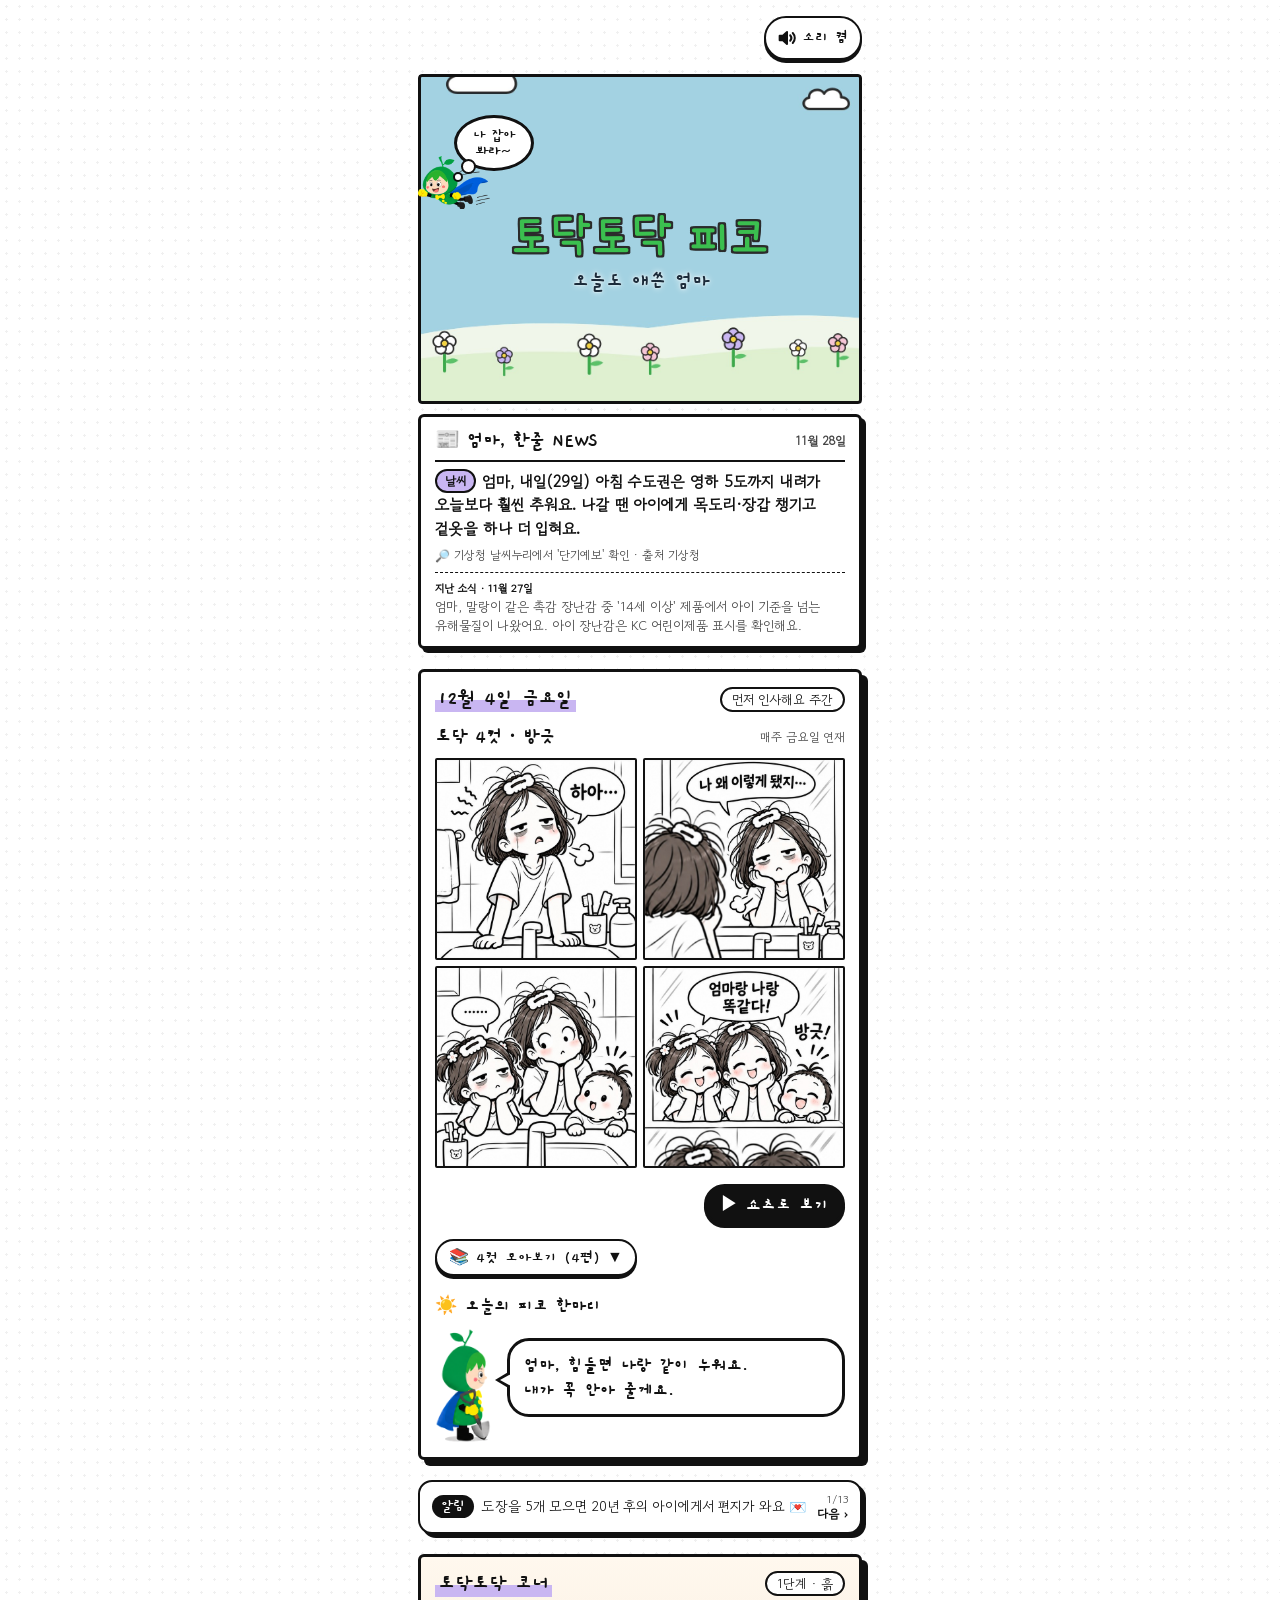
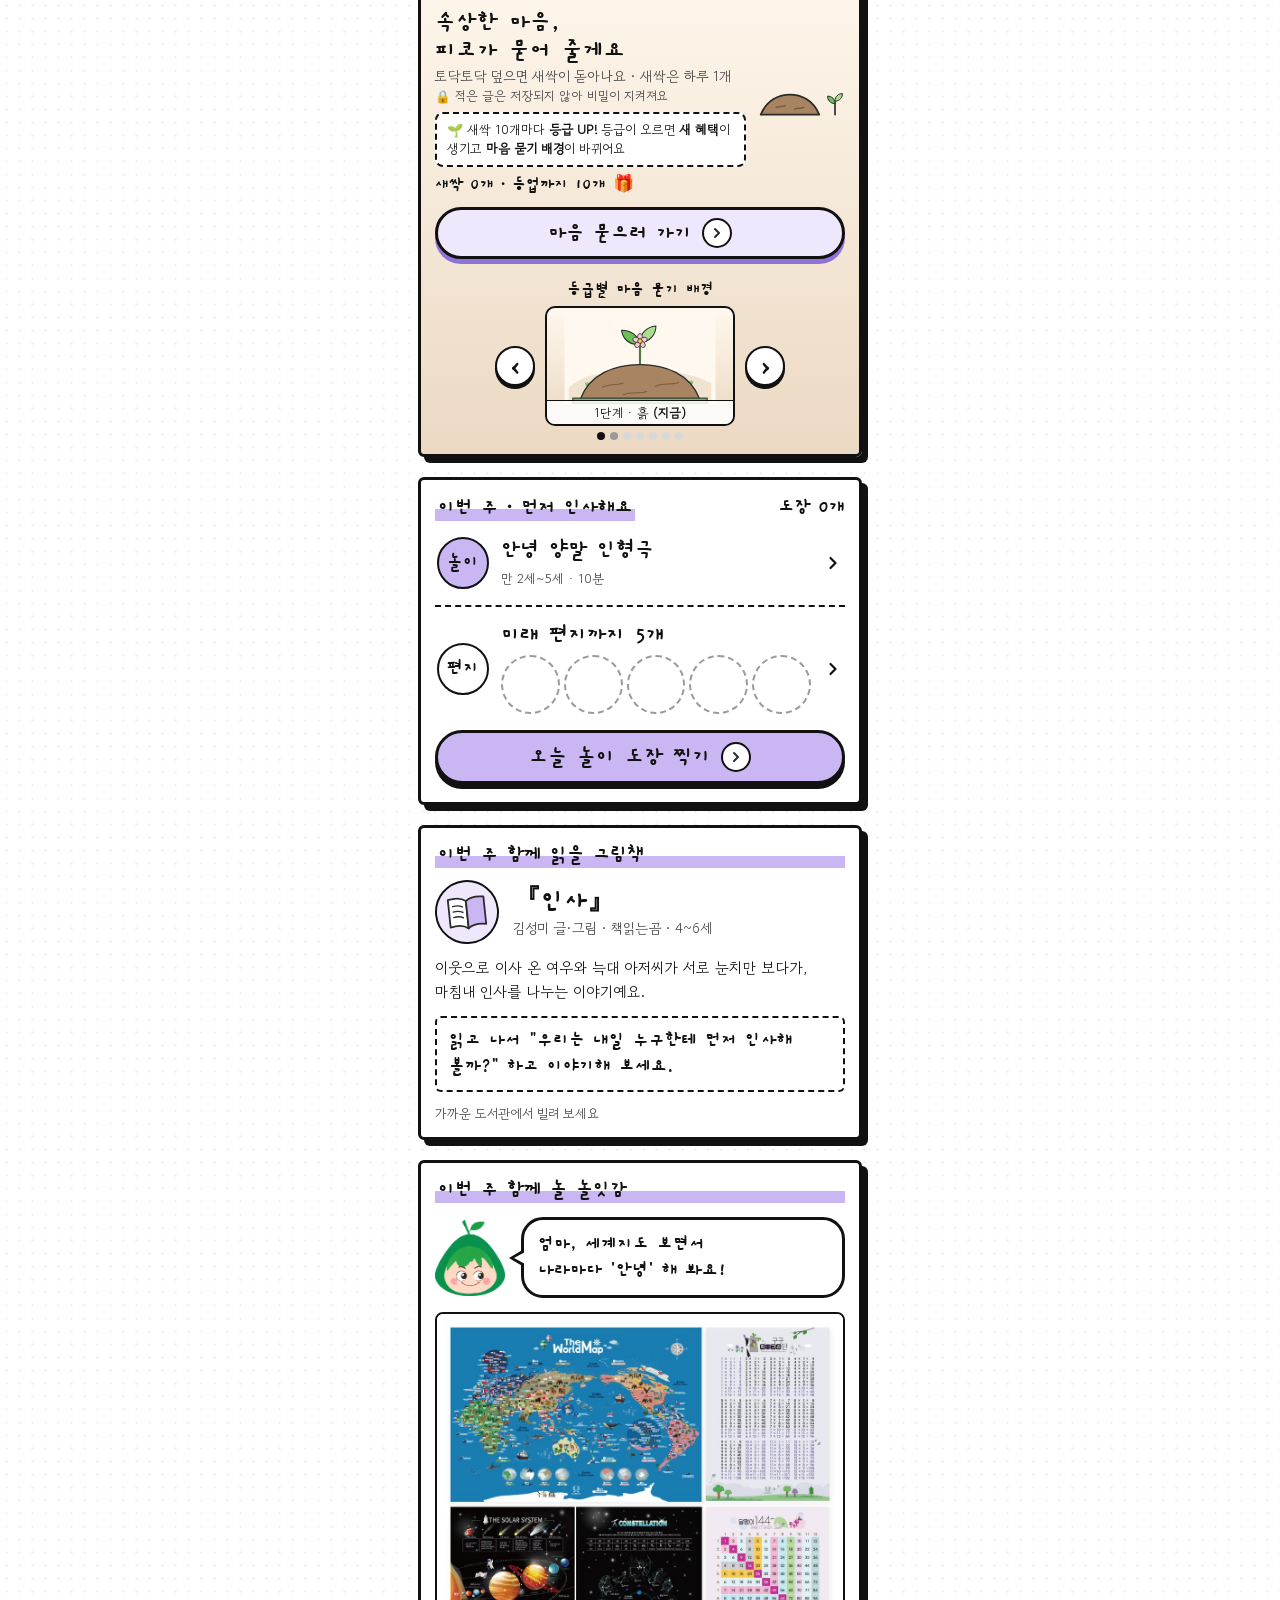
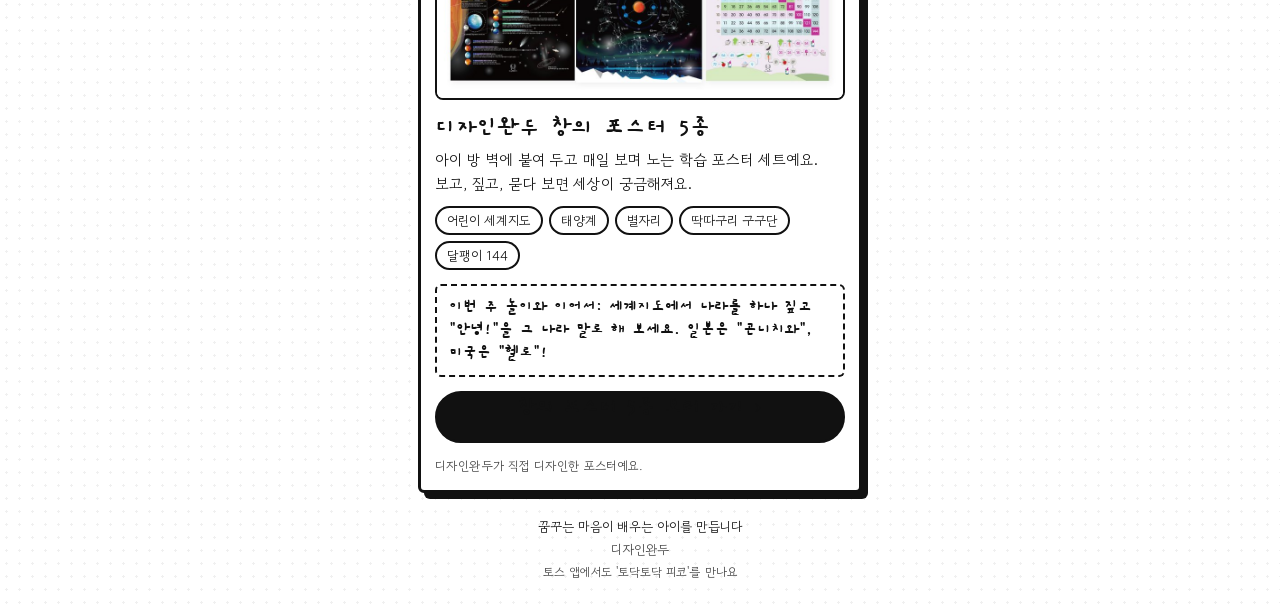
<file: app/index.html>
<!doctype html>
<html lang="ko">
  <head>
    <meta charset="UTF-8" />
    <meta name="viewport" content="width=device-width, initial-scale=1.0, maximum-scale=1.0, user-scalable=no, viewport-fit=cover" />
    <title>토닥토닥 피코</title>
    <meta name="theme-color" content="#FBF5E6" />
    <script type="module" crossorigin src="./assets/index-Dn6AgeTp.js"></script>
    <link rel="stylesheet" crossorigin href="./assets/index-DWR13qa0.css">
    <meta name="description" content="육아에 지친 엄마에게 피코가 건네는 한마디, 아이와 함께하는 이주의 놀이 · 디자인완두" />
    <meta property="og:title" content="토닥토닥 피코" />
    <meta property="og:description" content="오늘도 애쓴 엄마에게, 피코의 한마디와 놀이 하나" />
    <meta property="og:image" content="https://designwandoo.github.io/todak/app/icon-512.png" />
    <link rel="manifest" href="manifest.webmanifest" />
    <link rel="apple-touch-icon" href="icon-180.png" />
    <link rel="icon" href="icon-192.png" />
    <meta name="apple-mobile-web-app-capable" content="yes" />
    <meta name="apple-mobile-web-app-title" content="토닥토닥 피코" />
  </head>
  <body>
    <div id="root"></div>
  </body>
</html>
</file>
<file: app/assets/index-DWR13qa0.css>
@font-face{font-family:Gaegu;font-style:normal;font-display:swap;font-weight:700;src:url(./gaegu-0-700-normal-BD4lr2w1.woff2)format("woff2"),url(./gaegu-0-700-normal-C5yT9hDL.woff)format("woff");unicode-range:U+F9CA-FA0B,U+FF03-FF05,U+FF07,U+FF0A-FF0B,U+FF0D-FF19,U+FF1B,U+FF1D,U+FF20-FF5B,U+FF5D,U+FFE0-FFE3,U+FFE5-FFE6}@font-face{font-family:Gaegu;font-style:normal;font-display:swap;font-weight:700;src:url(./gaegu-2-700-normal-CTj9-XNu.woff2)format("woff2"),url(./gaegu-2-700-normal-Clz1F3xX.woff)format("woff");unicode-range:U+D723-D728,U+D72A-D733,U+D735-D748,U+D74A-D74F,U+D752-D753,U+D755-D757,U+D75A-D75F,U+D762-D764,U+D766-D768,U+D76A-D76B,U+D76D-D76F,U+D771-D787,U+D789-D78B,U+D78D-D78F,U+D791-D797,U+D79A,U+D79C,U+D79E-D7A3,U+F900-F909,U+F90B-F92E}@font-face{font-family:Gaegu;font-style:normal;font-display:swap;font-weight:700;src:url(./gaegu-3-700-normal-Ba7b-Wzr.woff2)format("woff2"),url(./gaegu-3-700-normal-BfkMdSgO.woff)format("woff");unicode-range:U+D679-D68B,U+D68E-D69E,U+D6A0,U+D6A2-D6A7,U+D6A9-D6C3,U+D6C6-D6C7,U+D6C9-D6CB,U+D6CD-D6D3,U+D6D5-D6D6,U+D6D8-D6E3,U+D6E5-D6E7,U+D6E9-D6FB,U+D6FD-D717,U+D719-D71F,U+D721-D722}@font-face{font-family:Gaegu;font-style:normal;font-display:swap;font-weight:700;src:url(./gaegu-4-700-normal-qSJpq2mj.woff2)format("woff2"),url(./gaegu-4-700-normal-9_Bgx-7c.woff)format("woff");unicode-range:U+D5BC-D5C7,U+D5CA-D5CB,U+D5CD-D5CF,U+D5D1-D5D7,U+D5D9-D5DA,U+D5DC,U+D5DE-D5E3,U+D5E6-D5E7,U+D5E9-D5EB,U+D5ED-D5F6,U+D5F8,U+D5FA-D5FF,U+D602-D603,U+D605-D607,U+D609-D60F,U+D612-D613,U+D616-D61B,U+D61D-D637,U+D63A-D63B,U+D63D-D63F,U+D641-D647,U+D64A-D64C,U+D64E-D653,U+D656-D657,U+D659-D65B,U+D65D-D666,U+D668,U+D66A-D678}@font-face{font-family:Gaegu;font-style:normal;font-display:swap;font-weight:700;src:url(./gaegu-5-700-normal-s4TFlBF4.woff2)format("woff2"),url([data-uri])format("woff");unicode-range:U+D507,U+D509-D50B,U+D50D-D513,U+D515-D53B,U+D53E-D53F,U+D541-D543,U+D545-D54C,U+D54E,U+D550,U+D552-D557,U+D55A-D55B,U+D55D-D55F,U+D561-D564,U+D566-D567,U+D56A,U+D56C,U+D56E-D573,U+D576-D577,U+D579-D583,U+D585-D586,U+D58A-D5A4,U+D5A6-D5BB}@font-face{font-family:Gaegu;font-style:normal;font-display:swap;font-weight:700;src:url(./gaegu-6-700-normal-ChDDWzue.woff2)format("woff2"),url(./gaegu-6-700-normal-rti3yCGc.woff)format("woff");unicode-range:U+D464-D477,U+D47A-D47B,U+D47D-D47F,U+D481-D487,U+D489-D48A,U+D48C,U+D48E-D4E7,U+D4E9-D503,U+D505-D506}@font-face{font-family:Gaegu;font-style:normal;font-display:swap;font-weight:700;src:url(./gaegu-7-700-normal-CTfwX16t.woff2)format("woff2"),url(./gaegu-7-700-normal-Ct1lfLyh.woff)format("woff");unicode-range:U+D3BF-D3C7,U+D3CA-D3CF,U+D3D1-D3EB,U+D3EE-D3EF,U+D3F1-D3F3,U+D3F5-D3FB,U+D3FD-D400,U+D402-D45B,U+D45D-D463}@font-face{font-family:Gaegu;font-style:normal;font-display:swap;font-weight:700;src:url(./gaegu-8-700-normal-Djcxk60_.woff2)format("woff2"),url(./gaegu-8-700-normal-YkS_Jzcq.woff)format("woff");unicode-range:U+D2FF,U+D302-D304,U+D306-D30B,U+D30F,U+D311-D313,U+D315-D31B,U+D31E,U+D322-D324,U+D326-D327,U+D32A-D32B,U+D32D-D32F,U+D331-D337,U+D339-D33C,U+D33E-D37B,U+D37E-D37F,U+D381-D383,U+D385-D38B,U+D38E-D390,U+D392-D397,U+D39A-D39B,U+D39D-D39F,U+D3A1-D3A7,U+D3A9-D3AA,U+D3AC,U+D3AE-D3B3,U+D3B5-D3B7,U+D3B9-D3BB,U+D3BD-D3BE}@font-face{font-family:Gaegu;font-style:normal;font-display:swap;font-weight:700;src:url(./gaegu-9-700-normal-dBrGA3DZ.woff2)format("woff2"),url(./gaegu-9-700-normal-wOg8wrwk.woff)format("woff");unicode-range:U+D257-D27F,U+D281-D29B,U+D29D-D29F,U+D2A1-D2AB,U+D2AD-D2B7,U+D2BA-D2BB,U+D2BD-D2BF,U+D2C1-D2C7,U+D2C9-D2EF,U+D2F2-D2F3,U+D2F5-D2F7,U+D2F9-D2FE}@font-face{font-family:Gaegu;font-style:normal;font-display:swap;font-weight:700;src:url(./gaegu-10-700-normal-D7o7v4mF.woff2)format("woff2"),url(./gaegu-10-700-normal-DAOPE05P.woff)format("woff");unicode-range:U+D1B4,U+D1B6-D1F3,U+D1F5-D22B,U+D22E-D22F,U+D231-D233,U+D235-D23B,U+D23D-D240,U+D242-D256}@font-face{font-family:Gaegu;font-style:normal;font-display:swap;font-weight:700;src:url(./gaegu-11-700-normal-BuarWL3X.woff2)format("woff2"),url(./gaegu-11-700-normal-DpRAaTXV.woff)format("woff");unicode-range:U+D105-D12F,U+D132-D133,U+D135-D137,U+D139-D13F,U+D141-D142,U+D144,U+D146-D14B,U+D14E-D14F,U+D151-D153,U+D155-D15B,U+D15E-D187,U+D189-D19F,U+D1A2-D1A3,U+D1A5-D1A7,U+D1A9-D1AF,U+D1B2-D1B3}@font-face{font-family:Gaegu;font-style:normal;font-display:swap;font-weight:700;src:url(./gaegu-12-700-normal-D33GCotp.woff2)format("woff2"),url([data-uri])format("woff");unicode-range:U+D04B-D04F,U+D051-D057,U+D059-D06B,U+D06D-D06F,U+D071-D073,U+D075-D07B,U+D07E-D0A3,U+D0A6-D0A7,U+D0A9-D0AB,U+D0AD-D0B3,U+D0B6,U+D0B8,U+D0BA-D0BF,U+D0C2-D0C3,U+D0C5-D0C7,U+D0C9-D0CF,U+D0D2,U+D0D6-D0DB,U+D0DE-D0DF,U+D0E1-D0E3,U+D0E5-D0EB,U+D0EE-D0F0,U+D0F2-D104}@font-face{font-family:Gaegu;font-style:normal;font-display:swap;font-weight:700;src:url(./gaegu-13-700-normal-snqjR45G.woff2)format("woff2"),url(./gaegu-13-700-normal-C4CeypkG.woff)format("woff");unicode-range:U+CFA2-CFC3,U+CFC5-CFDF,U+CFE2-CFE3,U+CFE5-CFE7,U+CFE9-CFF4,U+CFF6-CFFB,U+CFFD-CFFF,U+D001-D003,U+D005-D017,U+D019-D033,U+D036-D037,U+D039-D03B,U+D03D-D04A}@font-face{font-family:Gaegu;font-style:normal;font-display:swap;font-weight:700;src:url(./gaegu-14-700-normal-DZHvr4s6.woff2)format("woff2"),url(./gaegu-14-700-normal-6uPorD7L.woff)format("woff");unicode-range:U+CEF0-CEF3,U+CEF6,U+CEF9-CEFF,U+CF01-CF03,U+CF05-CF07,U+CF09-CF0F,U+CF11-CF12,U+CF14-CF1B,U+CF1D-CF1F,U+CF21-CF2F,U+CF31-CF53,U+CF56-CF57,U+CF59-CF5B,U+CF5D-CF63,U+CF66,U+CF68,U+CF6A-CF6F,U+CF71-CF84,U+CF86-CF8B,U+CF8D-CFA1}@font-face{font-family:Gaegu;font-style:normal;font-display:swap;font-weight:700;src:url(./gaegu-15-700-normal-mt8U5i_N.woff2)format("woff2"),url(./gaegu-15-700-normal-vdG4_kFA.woff)format("woff");unicode-range:U+CE3C-CE57,U+CE5A-CE5B,U+CE5D-CE5F,U+CE61-CE67,U+CE6A,U+CE6C,U+CE6E-CE73,U+CE76-CE77,U+CE79-CE7B,U+CE7D-CE83,U+CE85-CE88,U+CE8A-CE8F,U+CE91-CE93,U+CE95-CE97,U+CE99-CE9F,U+CEA2,U+CEA4-CEAB,U+CEAD-CEE3,U+CEE6-CEE7,U+CEE9-CEEB,U+CEED-CEEF}@font-face{font-family:Gaegu;font-style:normal;font-display:swap;font-weight:700;src:url(./gaegu-16-700-normal-DjrpsUgo.woff2)format("woff2"),url(./gaegu-16-700-normal-CpOqGcDG.woff)format("woff");unicode-range:U+CD92-CD93,U+CD96-CD97,U+CD99-CD9B,U+CD9D-CDA3,U+CDA6-CDA8,U+CDAA-CDAF,U+CDB1-CDC3,U+CDC5-CDCB,U+CDCD-CDE7,U+CDE9-CE03,U+CE05-CE1F,U+CE22-CE34,U+CE36-CE3B}@font-face{font-family:Gaegu;font-style:normal;font-display:swap;font-weight:700;src:url(./gaegu-17-700-normal-Bu2LyVe8.woff2)format("woff2"),url(./gaegu-17-700-normal-DC6X54VV.woff)format("woff");unicode-range:U+CCEF-CD07,U+CD0A-CD0B,U+CD0D-CD1A,U+CD1C,U+CD1E-CD2B,U+CD2D-CD5B,U+CD5D-CD77,U+CD79-CD91}@font-face{font-family:Gaegu;font-style:normal;font-display:swap;font-weight:700;src:url(./gaegu-18-700-normal-BfE-Y0jT.woff2)format("woff2"),url(./gaegu-18-700-normal-t5h9_Z6P.woff)format("woff");unicode-range:U+CC3F-CC43,U+CC46-CC47,U+CC49-CC4B,U+CC4D-CC53,U+CC55-CC58,U+CC5A-CC5F,U+CC61-CC97,U+CC9A-CC9B,U+CC9D-CC9F,U+CCA1-CCA7,U+CCAA,U+CCAC,U+CCAE-CCB3,U+CCB6-CCB7,U+CCB9-CCBB,U+CCBD-CCCF,U+CCD1-CCE3,U+CCE5-CCEE}@font-face{font-family:Gaegu;font-style:normal;font-display:swap;font-weight:700;src:url(./gaegu-19-700-normal-DYcp4HJ3.woff2)format("woff2"),url([data-uri])format("woff");unicode-range:U+CB91-CBD3,U+CBD5-CBE3,U+CBE5-CC0B,U+CC0E-CC0F,U+CC11-CC13,U+CC15-CC1B,U+CC1D-CC20,U+CC23-CC27,U+CC2A-CC2B,U+CC2D,U+CC2F,U+CC31-CC37,U+CC3A,U+CC3C}@font-face{font-family:Gaegu;font-style:normal;font-display:swap;font-weight:700;src:url(./gaegu-20-700-normal-D8Kng8vC.woff2)format("woff2"),url(./gaegu-20-700-normal-Cl6FV8y_.woff)format("woff");unicode-range:U+CAF4-CB47,U+CB4A-CB90}@font-face{font-family:Gaegu;font-style:normal;font-display:swap;font-weight:700;src:url(./gaegu-21-700-normal-BXUeA7JT.woff2)format("woff2"),url(./gaegu-21-700-normal-CEw0Fw6g.woff)format("woff");unicode-range:U+CA4A-CA4B,U+CA4E-CA4F,U+CA51-CA53,U+CA55-CA5B,U+CA5D-CA60,U+CA62-CA83,U+CA85-CABB,U+CABE-CABF,U+CAC1-CAC3,U+CAC5-CACB,U+CACD-CAD0,U+CAD2,U+CAD4-CAD8,U+CADA-CAF3}@font-face{font-family:Gaegu;font-style:normal;font-display:swap;font-weight:700;src:url(./gaegu-22-700-normal-Co81Utqr.woff2)format("woff2"),url(./gaegu-22-700-normal-B__D2fPc.woff)format("woff");unicode-range:U+C996-C997,U+C99A-C99C,U+C99E-C9BF,U+C9C2-C9C3,U+C9C5-C9C7,U+C9C9-C9CF,U+C9D2,U+C9D4,U+C9D7-C9D8,U+C9DB,U+C9DE-C9DF,U+C9E1-C9E3,U+C9E5-C9E6,U+C9E8-C9EB,U+C9EE-C9F0,U+C9F2-C9F7,U+C9F9-CA0B,U+CA0D-CA28,U+CA2A-CA49}@font-face{font-family:Gaegu;font-style:normal;font-display:swap;font-weight:700;src:url(./gaegu-23-700-normal-BNI_okqq.woff2)format("woff2"),url(./gaegu-23-700-normal-CJSUamhC.woff)format("woff");unicode-range:U+C8E9-C8F4,U+C8F6-C8FB,U+C8FE-C8FF,U+C901-C903,U+C905-C90B,U+C90E-C910,U+C912-C917,U+C919-C92B,U+C92D-C94F,U+C951-C953,U+C955-C96B,U+C96D-C973,U+C975-C987,U+C98A-C98B,U+C98D-C98F,U+C991-C995}@font-face{font-family:Gaegu;font-style:normal;font-display:swap;font-weight:700;src:url(./gaegu-24-700-normal-B0zqwz-Y.woff2)format("woff2"),url(./gaegu-24-700-normal-DJ6ps-_n.woff)format("woff");unicode-range:U+C841-C84B,U+C84D-C86F,U+C872-C873,U+C875-C877,U+C879-C87F,U+C882-C884,U+C887-C88A,U+C88D-C8C3,U+C8C5-C8DF,U+C8E1-C8E8}@font-face{font-family:Gaegu;font-style:normal;font-display:swap;font-weight:700;src:url(./gaegu-25-700-normal-lyt_sw57.woff2)format("woff2"),url(./gaegu-25-700-normal-Blg3wZap.woff)format("woff");unicode-range:U+C779-C77B,U+C77E-C782,U+C786,U+C78B,U+C78D,U+C78F,U+C792-C793,U+C795,U+C797,U+C799-C79F,U+C7A2,U+C7A7-C7AB,U+C7AE-C7BB,U+C7BD-C7C0,U+C7C2-C7C7,U+C7C9-C7DC,U+C7DE-C7FF,U+C802-C803,U+C805-C807,U+C809,U+C80B-C80F,U+C812,U+C814,U+C817-C81B,U+C81E-C81F,U+C821-C823,U+C825-C82E,U+C830-C837,U+C839-C83B,U+C83D-C840}@font-face{font-family:Gaegu;font-style:normal;font-display:swap;font-weight:700;src:url(./gaegu-26-700-normal-mKvayIF6.woff2)format("woff2"),url(./gaegu-26-700-normal-D4cW9drB.woff)format("woff");unicode-range:U+C6BB-C6BF,U+C6C2,U+C6C4,U+C6C6-C6CB,U+C6CE-C6CF,U+C6D1-C6D3,U+C6D5-C6DB,U+C6DD-C6DF,U+C6E1-C6E7,U+C6E9-C6EB,U+C6ED-C6EF,U+C6F1-C6F8,U+C6FA-C703,U+C705-C707,U+C709-C70B,U+C70D-C716,U+C718,U+C71A-C71F,U+C722-C723,U+C725-C727,U+C729-C734,U+C736-C73B,U+C73E-C73F,U+C741-C743,U+C745-C74B,U+C74E-C750,U+C752-C757,U+C759-C773,U+C776-C777}@font-face{font-family:Gaegu;font-style:normal;font-display:swap;font-weight:700;src:url(./gaegu-27-700-normal-CGO-X0bu.woff2)format("woff2"),url(./gaegu-27-700-normal-DBu2nh7p.woff)format("woff");unicode-range:U+C5F5-C5FB,U+C5FE,U+C602-C605,U+C607,U+C609-C60F,U+C611-C61A,U+C61C-C623,U+C626-C627,U+C629-C62B,U+C62D,U+C62F-C632,U+C636,U+C638,U+C63A-C63F,U+C642-C643,U+C645-C647,U+C649-C652,U+C656-C65B,U+C65D-C65F,U+C661-C663,U+C665-C677,U+C679-C67B,U+C67D-C693,U+C696-C697,U+C699-C69B,U+C69D-C6A3,U+C6A6,U+C6A8,U+C6AA-C6AF,U+C6B2-C6B3,U+C6B5-C6B7,U+C6B9-C6BA}@font-face{font-family:Gaegu;font-style:normal;font-display:swap;font-weight:700;src:url(./gaegu-28-700-normal-BWPDBaL3.woff2)format("woff2"),url(./gaegu-28-700-normal-wSnwo-IN.woff)format("woff");unicode-range:U+C517-C527,U+C52A-C52B,U+C52D-C52F,U+C531-C538,U+C53A,U+C53C,U+C53E-C543,U+C546-C547,U+C54B,U+C54D-C552,U+C556,U+C55A-C55B,U+C55D,U+C55F,U+C562-C563,U+C565-C567,U+C569-C56F,U+C572,U+C574,U+C576-C57B,U+C57E-C57F,U+C581-C583,U+C585-C586,U+C588-C58B,U+C58E,U+C590,U+C592-C596,U+C599-C5B3,U+C5B6-C5B7,U+C5BA,U+C5BE-C5C3,U+C5CA-C5CB,U+C5CD,U+C5CF,U+C5D2-C5D3,U+C5D5-C5D7,U+C5D9-C5DF,U+C5E1-C5E2,U+C5E4,U+C5E6-C5EB,U+C5EF,U+C5F1-C5F3}@font-face{font-family:Gaegu;font-style:normal;font-display:swap;font-weight:700;src:url(./gaegu-29-700-normal-CiwrhZx0.woff2)format("woff2"),url(./gaegu-29-700-normal-Dj14luVs.woff)format("woff");unicode-range:U+C475-C4EF,U+C4F2-C4F3,U+C4F5-C4F7,U+C4F9-C4FF,U+C502-C50B,U+C50D-C516}@font-face{font-family:Gaegu;font-style:normal;font-display:swap;font-weight:700;src:url(./gaegu-30-700-normal-Cy-eXfXw.woff2)format("woff2"),url(./gaegu-30-700-normal-MQ2DjVib.woff)format("woff");unicode-range:U+C3D0-C3D7,U+C3DA-C3DB,U+C3DD-C3DE,U+C3E1-C3EC,U+C3EE-C3F3,U+C3F5-C42B,U+C42D-C463,U+C466-C474}@font-face{font-family:Gaegu;font-style:normal;font-display:swap;font-weight:700;src:url(./gaegu-31-700-normal-COZcT4Tl.woff2)format("woff2"),url([data-uri])format("woff");unicode-range:U+C32B-C367,U+C36A-C36B,U+C36D-C36F,U+C371-C377,U+C37A-C37B,U+C37E-C383,U+C385-C387,U+C389-C3CF}@font-face{font-family:Gaegu;font-style:normal;font-display:swap;font-weight:700;src:url(./gaegu-32-700-normal-DHKUAlkM.woff2)format("woff2"),url(./gaegu-32-700-normal-C1B2_W1T.woff)format("woff");unicode-range:U+C26A-C26B,U+C26D-C26F,U+C271-C273,U+C275-C27B,U+C27E-C287,U+C289-C28F,U+C291-C297,U+C299-C29A,U+C29C-C2A3,U+C2A5-C2A7,U+C2A9-C2AB,U+C2AD-C2B3,U+C2B6,U+C2B8,U+C2BA-C2BB,U+C2BD-C2DB,U+C2DE-C2DF,U+C2E1-C2E2,U+C2E5-C2EA,U+C2EE,U+C2F0,U+C2F2-C2F5,U+C2F7,U+C2FA-C2FB,U+C2FD-C2FF,U+C301-C307,U+C309-C30C,U+C30E-C312,U+C315-C323,U+C325-C328,U+C32A}@font-face{font-family:Gaegu;font-style:normal;font-display:swap;font-weight:700;src:url(./gaegu-33-700-normal-DqM9MzQo.woff2)format("woff2"),url(./gaegu-33-700-normal-DDhwWX2N.woff)format("woff");unicode-range:U+C1BC-C1C3,U+C1C5-C1DF,U+C1E1-C1FB,U+C1FD-C203,U+C205-C20C,U+C20E,U+C210-C217,U+C21A-C21B,U+C21D-C21E,U+C221-C227,U+C229-C22A,U+C22C,U+C22E,U+C230,U+C233-C24F,U+C251-C257,U+C259-C269}@font-face{font-family:Gaegu;font-style:normal;font-display:swap;font-weight:700;src:url(./gaegu-34-700-normal-BXYCAZpi.woff2)format("woff2"),url(./gaegu-34-700-normal-BFkC9iH1.woff)format("woff");unicode-range:U+C101-C11B,U+C11F,U+C121-C123,U+C125-C12B,U+C12E,U+C132-C137,U+C13A-C13B,U+C13D-C13F,U+C141-C147,U+C14A,U+C14C-C153,U+C155-C157,U+C159-C15B,U+C15D-C166,U+C169-C16F,U+C171-C177,U+C179-C18B,U+C18E-C18F,U+C191-C193,U+C195-C19B,U+C19D-C19E,U+C1A0,U+C1A2-C1A4,U+C1A6-C1BB}@font-face{font-family:Gaegu;font-style:normal;font-display:swap;font-weight:700;src:url(./gaegu-35-700-normal-CsEE4fFN.woff2)format("woff2"),url(./gaegu-35-700-normal-BenDkMTQ.woff)format("woff");unicode-range:U+C049-C057,U+C059-C05B,U+C05D-C05F,U+C061-C067,U+C069-C08F,U+C091-C0AB,U+C0AE-C0AF,U+C0B1-C0B3,U+C0B5,U+C0B7-C0BB,U+C0BE,U+C0C2-C0C7,U+C0CA-C0CB,U+C0CD-C0CF,U+C0D1-C0D7,U+C0D9-C0DA,U+C0DC,U+C0DE-C0E3,U+C0E5-C0EB,U+C0ED-C0F3,U+C0F6,U+C0F8,U+C0FA-C0FF}@font-face{font-family:Gaegu;font-style:normal;font-display:swap;font-weight:700;src:url([data-uri])format("woff2"),url([data-uri])format("woff");unicode-range:U+BFA7-BFAF,U+BFB1-BFC4,U+BFC6-BFCB,U+BFCE-BFCF,U+BFD1-BFD3,U+BFD5-BFDB,U+BFDD-C048}@font-face{font-family:Gaegu;font-style:normal;font-display:swap;font-weight:700;src:url(./gaegu-37-700-normal-BfYLyG2N.woff2)format("woff2"),url([data-uri])format("woff");unicode-range:U+BF07,U+BF09-BF3F,U+BF41-BF4F,U+BF52-BF54,U+BF56-BFA6}@font-face{font-family:Gaegu;font-style:normal;font-display:swap;font-weight:700;src:url(./gaegu-38-700-normal-DewFmAhx.woff2)format("woff2"),url(./gaegu-38-700-normal-CdnHkuKN.woff)format("woff");unicode-range:U+BE56,U+BE58,U+BE5C-BE5F,U+BE62-BE63,U+BE65-BE67,U+BE69-BE74,U+BE76-BE7B,U+BE7E-BE7F,U+BE81-BE8E,U+BE90,U+BE92-BEA7,U+BEA9-BECF,U+BED2-BED3,U+BED5-BED6,U+BED9-BEE3,U+BEE6-BF06}@font-face{font-family:Gaegu;font-style:normal;font-display:swap;font-weight:700;src:url(./gaegu-39-700-normal-xGu1ynOS.woff2)format("woff2"),url(./gaegu-39-700-normal-BJWsu_vn.woff)format("woff");unicode-range:U+BDB0-BDD3,U+BDD5-BDEF,U+BDF1-BE0B,U+BE0D-BE0F,U+BE11-BE13,U+BE15-BE43,U+BE46-BE47,U+BE49-BE4B,U+BE4D-BE53}@font-face{font-family:Gaegu;font-style:normal;font-display:swap;font-weight:700;src:url(./gaegu-40-700-normal-GX6MWTHp.woff2)format("woff2"),url(./gaegu-40-700-normal-C5gfW0eK.woff)format("woff");unicode-range:U+BD03,U+BD06,U+BD08,U+BD0A-BD0F,U+BD11-BD22,U+BD25-BD47,U+BD49-BD58,U+BD5A-BD7F,U+BD82-BD83,U+BD85-BD87,U+BD8A-BD8F,U+BD91-BD92,U+BD94,U+BD96-BD98,U+BD9A-BDAF}@font-face{font-family:Gaegu;font-style:normal;font-display:swap;font-weight:700;src:url(./gaegu-41-700-normal-CoFvwnyS.woff2)format("woff2"),url(./gaegu-41-700-normal-BGYvqEic.woff)format("woff");unicode-range:U+BC4E-BC83,U+BC86-BC87,U+BC89-BC8B,U+BC8D-BC93,U+BC96,U+BC98,U+BC9B-BC9F,U+BCA2-BCA3,U+BCA5-BCA7,U+BCA9-BCB2,U+BCB4-BCBB,U+BCBE-BCBF,U+BCC1-BCC3,U+BCC5-BCCC,U+BCCE-BCD0,U+BCD2-BCD4,U+BCD6-BCF3,U+BCF7,U+BCF9-BCFB,U+BCFD-BD02}@font-face{font-family:Gaegu;font-style:normal;font-display:swap;font-weight:700;src:url(./gaegu-42-700-normal-bLXFDAfD.woff2)format("woff2"),url(./gaegu-42-700-normal-BVFBp-QC.woff)format("woff");unicode-range:U+BB90-BBA3,U+BBA5-BBAB,U+BBAD-BBBF,U+BBC1-BBF7,U+BBFA-BBFB,U+BBFD-BBFE,U+BC01-BC07,U+BC09-BC0A,U+BC0E,U+BC10,U+BC12-BC13,U+BC17,U+BC19-BC1A,U+BC1E,U+BC20-BC23,U+BC26,U+BC28,U+BC2A-BC2C,U+BC2E-BC2F,U+BC32-BC33,U+BC35-BC37,U+BC39-BC3F,U+BC41-BC42,U+BC44,U+BC46-BC48,U+BC4A-BC4D}@font-face{font-family:Gaegu;font-style:normal;font-display:swap;font-weight:700;src:url(./gaegu-43-700-normal-DDsTkJG4.woff2)format("woff2"),url(./gaegu-43-700-normal-DX2USxyT.woff)format("woff");unicode-range:U+BAE6-BAFB,U+BAFD-BB17,U+BB19-BB33,U+BB37,U+BB39-BB3A,U+BB3D-BB43,U+BB45-BB46,U+BB48,U+BB4A-BB4F,U+BB51-BB53,U+BB55-BB57,U+BB59-BB62,U+BB64-BB8F}@font-face{font-family:Gaegu;font-style:normal;font-display:swap;font-weight:700;src:url(./gaegu-44-700-normal-CZoWnMw9.woff2)format("woff2"),url(./gaegu-44-700-normal-DApkxkdX.woff)format("woff");unicode-range:U+BA30-BA37,U+BA3A-BA3B,U+BA3D-BA3F,U+BA41-BA47,U+BA49-BA4A,U+BA4C,U+BA4E-BA53,U+BA56-BA57,U+BA59-BA5B,U+BA5D-BA63,U+BA65-BA66,U+BA68-BA6F,U+BA71-BA73,U+BA75-BA77,U+BA79-BA84,U+BA86,U+BA88-BAA7,U+BAAA,U+BAAD-BAAF,U+BAB1-BAB7,U+BABA,U+BABC,U+BABE-BAE5}@font-face{font-family:Gaegu;font-style:normal;font-display:swap;font-weight:700;src:url(./gaegu-45-700-normal-Cc68LeXN.woff2)format("woff2"),url(./gaegu-45-700-normal-BSX0DE7b.woff)format("woff");unicode-range:U+B96E-B973,U+B976-B977,U+B979-B97B,U+B97D-B983,U+B986,U+B988,U+B98A-B98D,U+B98F-B9AB,U+B9AE-B9AF,U+B9B1-B9B3,U+B9B5-B9BB,U+B9BE,U+B9C0,U+B9C2-B9C7,U+B9CA-B9CB,U+B9CD,U+B9D2-B9D7,U+B9DA,U+B9DC,U+B9DF-B9E0,U+B9E2,U+B9E6-B9E7,U+B9E9-B9F3,U+B9F6,U+B9F8,U+B9FB-BA2F}@font-face{font-family:Gaegu;font-style:normal;font-display:swap;font-weight:700;src:url(./gaegu-46-700-normal-CZAwpcNB.woff2)format("woff2"),url(./gaegu-46-700-normal-C9jofUqo.woff)format("woff");unicode-range:U+B8BF-B8CB,U+B8CD-B8E0,U+B8E2-B8E7,U+B8EA-B8EB,U+B8ED-B8EF,U+B8F1-B8F7,U+B8FA,U+B8FC,U+B8FE-B903,U+B905-B917,U+B919-B91F,U+B921-B93B,U+B93D-B957,U+B95A-B95B,U+B95D-B95F,U+B961-B967,U+B969-B96C}@font-face{font-family:Gaegu;font-style:normal;font-display:swap;font-weight:700;src:url(./gaegu-47-700-normal-DO_KCSmW.woff2)format("woff2"),url(./gaegu-47-700-normal-k_xF8TPJ.woff)format("woff");unicode-range:U+B80D-B80F,U+B811-B817,U+B81A,U+B81C-B823,U+B826-B827,U+B829-B82B,U+B82D-B833,U+B836,U+B83A-B83F,U+B841-B85B,U+B85E-B85F,U+B861-B863,U+B865-B86B,U+B86E,U+B870,U+B872-B8AF,U+B8B1-B8BE}@font-face{font-family:Gaegu;font-style:normal;font-display:swap;font-weight:700;src:url(./gaegu-48-700-normal-6MuAm6_R.woff2)format("woff2"),url(./gaegu-48-700-normal-CUfxKHMI.woff)format("woff");unicode-range:U+B74D-B75F,U+B761-B763,U+B765-B774,U+B776-B77B,U+B77E-B77F,U+B781-B783,U+B785-B78B,U+B78E,U+B792-B796,U+B79A-B79B,U+B79D-B7A7,U+B7AA,U+B7AE-B7B3,U+B7B6-B7C8,U+B7CA-B7EB,U+B7EE-B7EF,U+B7F1-B7F3,U+B7F5-B7FB,U+B7FE,U+B802-B806,U+B80A-B80B}@font-face{font-family:Gaegu;font-style:normal;font-display:swap;font-weight:700;src:url(./gaegu-49-700-normal-BfOFNSJK.woff2)format("woff2"),url(./gaegu-49-700-normal-CAJnmyyL.woff)format("woff");unicode-range:U+B6A7-B6AA,U+B6AC-B6B0,U+B6B2-B6EF,U+B6F1-B727,U+B72A-B72B,U+B72D-B72E,U+B731-B737,U+B739-B73A,U+B73C-B743,U+B745-B74C}@font-face{font-family:Gaegu;font-style:normal;font-display:swap;font-weight:700;src:url(./gaegu-50-700-normal-SAGkBJ2T.woff2)format("woff2"),url([data-uri])format("woff");unicode-range:U+B605-B60F,U+B612-B617,U+B619-B624,U+B626-B69B,U+B69E-B6A3,U+B6A5-B6A6}@font-face{font-family:Gaegu;font-style:normal;font-display:swap;font-weight:700;src:url(./gaegu-51-700-normal-BcLvKMjR.woff2)format("woff2"),url(./gaegu-51-700-normal-DkjRLSrM.woff)format("woff");unicode-range:U+B55F,U+B562-B583,U+B585-B59F,U+B5A2-B5A3,U+B5A5-B5A7,U+B5A9-B5B2,U+B5B5-B5BA,U+B5BD-B604}@font-face{font-family:Gaegu;font-style:normal;font-display:swap;font-weight:700;src:url(./gaegu-52-700-normal-DmkjaQt7.woff2)format("woff2"),url(./gaegu-52-700-normal-JDrUWD6f.woff)format("woff");unicode-range:U+B4A5-B4B6,U+B4B8-B4BF,U+B4C1-B4C7,U+B4C9-B4DB,U+B4DE-B4DF,U+B4E1-B4E2,U+B4E5-B4EB,U+B4EE,U+B4F0,U+B4F2-B513,U+B516-B517,U+B519-B51A,U+B51D-B523,U+B526,U+B528,U+B52B-B52F,U+B532-B533,U+B535-B537,U+B539-B53F,U+B541-B544,U+B546-B54B,U+B54D-B54F,U+B551-B55B,U+B55D-B55E}@font-face{font-family:Gaegu;font-style:normal;font-display:swap;font-weight:700;src:url(./gaegu-53-700-normal-DFELs6X3.woff2)format("woff2"),url([data-uri])format("woff");unicode-range:U+B3F8-B3FB,U+B3FD-B40F,U+B411-B417,U+B419-B41B,U+B41D-B41F,U+B421-B427,U+B42A-B42B,U+B42D-B44F,U+B452-B453,U+B455-B457,U+B459-B45F,U+B462-B464,U+B466-B46B,U+B46D-B47F,U+B481-B4A3}@font-face{font-family:Gaegu;font-style:normal;font-display:swap;font-weight:700;src:url(./gaegu-54-700-normal-CNY6gXr3.woff2)format("woff2"),url(./gaegu-54-700-normal-B3XGLiN2.woff)format("woff");unicode-range:U+B342-B353,U+B356-B357,U+B359-B35B,U+B35D-B35E,U+B360-B363,U+B366,U+B368,U+B36A-B36D,U+B36F,U+B372-B373,U+B375-B377,U+B379-B37F,U+B381-B382,U+B384,U+B386-B38B,U+B38D-B3C3,U+B3C6-B3C7,U+B3C9-B3CA,U+B3CD-B3D3,U+B3D6,U+B3D8,U+B3DA-B3F7}@font-face{font-family:Gaegu;font-style:normal;font-display:swap;font-weight:700;src:url(./gaegu-55-700-normal-Ho_DNyTk.woff2)format("woff2"),url(./gaegu-55-700-normal-C7wzzz0y.woff)format("woff");unicode-range:U+B27C-B283,U+B285-B28F,U+B292-B293,U+B295-B297,U+B29A-B29F,U+B2A1-B2A4,U+B2A7-B2A9,U+B2AB,U+B2AD-B2C7,U+B2CA-B2CB,U+B2CD-B2CF,U+B2D1-B2D7,U+B2DA,U+B2DC,U+B2DE-B2E3,U+B2E7,U+B2E9-B2EA,U+B2EF-B2F3,U+B2F6,U+B2F8,U+B2FA-B2FB,U+B2FD-B2FE,U+B302-B303,U+B305-B307,U+B309-B30F,U+B312,U+B316-B31B,U+B31D-B341}@font-face{font-family:Gaegu;font-style:normal;font-display:swap;font-weight:700;src:url(./gaegu-56-700-normal-CTVVcy16.woff2)format("woff2"),url(./gaegu-56-700-normal-BQK1t00d.woff)format("woff");unicode-range:U+B1D6-B1E7,U+B1E9-B1FC,U+B1FE-B203,U+B206-B207,U+B209-B20B,U+B20D-B213,U+B216-B21F,U+B221-B257,U+B259-B273,U+B275-B27B}@font-face{font-family:Gaegu;font-style:normal;font-display:swap;font-weight:700;src:url(./gaegu-57-700-normal-gpgTXbmD.woff2)format("woff2"),url(./gaegu-57-700-normal-Bg8olRrR.woff)format("woff");unicode-range:U+B120-B122,U+B126-B127,U+B129-B12B,U+B12D-B133,U+B136,U+B138,U+B13A-B13F,U+B142-B143,U+B145-B14F,U+B151-B153,U+B156-B157,U+B159-B177,U+B17A-B17B,U+B17D-B17F,U+B181-B187,U+B189-B18C,U+B18E-B191,U+B195-B1A7,U+B1A9-B1CB,U+B1CD-B1D5}@font-face{font-family:Gaegu;font-style:normal;font-display:swap;font-weight:700;src:url(./gaegu-58-700-normal-BTX0n_o_.woff2)format("woff2"),url(./gaegu-58-700-normal-Nw5b2H6f.woff)format("woff");unicode-range:U+B05F-B07B,U+B07E-B07F,U+B081-B083,U+B085-B08B,U+B08D-B097,U+B09B,U+B09D-B09F,U+B0A2-B0A7,U+B0AA,U+B0B0,U+B0B2,U+B0B6-B0B7,U+B0B9-B0BB,U+B0BD-B0C3,U+B0C6-B0C7,U+B0CA-B0CF,U+B0D1-B0DF,U+B0E1-B0E4,U+B0E6-B107,U+B10A-B10B,U+B10D-B10F,U+B111-B112,U+B114-B117,U+B119-B11A,U+B11C-B11F}@font-face{font-family:Gaegu;font-style:normal;font-display:swap;font-weight:700;src:url(./gaegu-59-700-normal-CU8s5GpV.woff2)format("woff2"),url(./gaegu-59-700-normal-D-H5Zzh7.woff)format("woff");unicode-range:U+AFAC-AFB7,U+AFBA-AFBB,U+AFBD-AFBF,U+AFC1-AFC6,U+AFCA-AFCC,U+AFCE-AFD3,U+AFD5-AFE7,U+AFE9-AFEF,U+AFF1-B00B,U+B00D-B00F,U+B011-B013,U+B015-B01B,U+B01D-B027,U+B029-B043,U+B045-B047,U+B049,U+B04B,U+B04D-B052,U+B055-B056,U+B058-B05C,U+B05E}@font-face{font-family:Gaegu;font-style:normal;font-display:swap;font-weight:700;src:url(./gaegu-60-700-normal-j7l1Ic7L.woff2)format("woff2"),url(./gaegu-60-700-normal-3iv_jkg8.woff)format("woff");unicode-range:U+AF03-AF07,U+AF09-AF2B,U+AF2E-AF33,U+AF35-AF3B,U+AF3E-AF40,U+AF44-AF47,U+AF4A-AF5C,U+AF5E-AF63,U+AF65-AF7F,U+AF81-AFAB}@font-face{font-family:Gaegu;font-style:normal;font-display:swap;font-weight:700;src:url(./gaegu-61-700-normal-B7Krg6a0.woff2)format("woff2"),url(./gaegu-61-700-normal-CXRQ4Js3.woff)format("woff");unicode-range:U+AE56-AE5B,U+AE5E-AE60,U+AE62-AE64,U+AE66-AE67,U+AE69-AE6B,U+AE6D-AE83,U+AE85-AEBB,U+AEBF,U+AEC1-AEC3,U+AEC5-AECB,U+AECE,U+AED0,U+AED2-AED7,U+AED9-AEF3,U+AEF5-AF02}@font-face{font-family:Gaegu;font-style:normal;font-display:swap;font-weight:700;src:url(./gaegu-62-700-normal-ChmTA6bS.woff2)format("woff2"),url(./gaegu-62-700-normal-DxqCXiWu.woff)format("woff");unicode-range:U+AD9C-ADA3,U+ADA5-ADBF,U+ADC1-ADC3,U+ADC5-ADC7,U+ADC9-ADD2,U+ADD4-ADDB,U+ADDD-ADDF,U+ADE1-ADE3,U+ADE5-ADF7,U+ADFA-ADFB,U+ADFD-ADFF,U+AE02-AE07,U+AE0A,U+AE0C,U+AE0E-AE13,U+AE15-AE2F,U+AE31-AE33,U+AE35-AE37,U+AE39-AE3F,U+AE42,U+AE44,U+AE46-AE49,U+AE4B,U+AE4F,U+AE51-AE53,U+AE55}@font-face{font-family:Gaegu;font-style:normal;font-display:swap;font-weight:700;src:url(./gaegu-63-700-normal-CP1nQkKN.woff2)format("woff2"),url(./gaegu-63-700-normal-yXs7MgtJ.woff)format("woff");unicode-range:U+ACE2-ACE3,U+ACE5-ACE6,U+ACE9-ACEF,U+ACF2,U+ACF4,U+ACF7-ACFB,U+ACFE-ACFF,U+AD01-AD03,U+AD05-AD0B,U+AD0D-AD10,U+AD12-AD1B,U+AD1D-AD33,U+AD35-AD48,U+AD4A-AD4F,U+AD51-AD6B,U+AD6E-AD6F,U+AD71-AD72,U+AD77-AD7C,U+AD7E,U+AD80,U+AD82-AD87,U+AD89-AD8B,U+AD8D-AD8F,U+AD91-AD9B}@font-face{font-family:Gaegu;font-style:normal;font-display:swap;font-weight:700;src:url(./gaegu-64-700-normal-nG44gzYb.woff2)format("woff2"),url(./gaegu-64-700-normal-CdtEkJIZ.woff)format("woff");unicode-range:U+AC25-AC2C,U+AC2E,U+AC30,U+AC32-AC37,U+AC39-AC3F,U+AC41-AC4C,U+AC4E-AC6F,U+AC72-AC73,U+AC75-AC76,U+AC79-AC7F,U+AC82,U+AC84-AC88,U+AC8A-AC8B,U+AC8D-AC8F,U+AC91-AC93,U+AC95-AC9B,U+AC9D-AC9E,U+ACA1-ACA7,U+ACAB,U+ACAD-ACAF,U+ACB1-ACB7,U+ACBA-ACBB,U+ACBE-ACC0,U+ACC2-ACC3,U+ACC5-ACDF}@font-face{font-family:Gaegu;font-style:normal;font-display:swap;font-weight:700;src:url([data-uri])format("woff2"),url([data-uri])format("woff");unicode-range:U+99DF,U+99ED,U+99F1,U+99FF,U+9A01,U+9A08,U+9A0E-9A0F,U+9A19,U+9A2B,U+9A30,U+9A36-9A37,U+9A40,U+9A43,U+9A45,U+9A4D,U+9A55,U+9A57,U+9A5A-9A5B,U+9A5F,U+9A62,U+9A65,U+9A69-9A6A,U+9AA8,U+9AB8,U+9AD3,U+9AE5,U+9AEE,U+9B1A,U+9B27,U+9B2A,U+9B31,U+9B3C,U+9B41-9B45,U+9B4F,U+9B54,U+9B5A,U+9B6F,U+9B8E,U+9B91,U+9B9F,U+9BAB,U+9BAE,U+9BC9,U+9BD6,U+9BE4,U+9BE8,U+9C0D,U+9C10,U+9C12,U+9C15,U+9C25,U+9C32,U+9C3B,U+9C47,U+9C49,U+9C57,U+9CE5,U+9CE7,U+9CE9,U+9CF3-9CF4,U+9CF6,U+9D09,U+9D1B,U+9D26,U+9D28,U+9D3B,U+9D51,U+9D5D,U+9D60-9D61,U+9D6C,U+9D72,U+9DA9,U+9DAF,U+9DB4,U+9DC4,U+9DD7,U+9DF2,U+9DF8-9DFA,U+9E1A,U+9E1E,U+9E75,U+9E79,U+9E7D,U+9E7F,U+9E92-9E93,U+9E97,U+9E9D,U+9E9F,U+9EA5,U+9EB4-9EB5,U+9EBB,U+9EBE,U+9EC3,U+9ECD-9ECE,U+9ED4,U+9ED8,U+9EDB-9EDC,U+9EDE,U+9EE8,U+9EF4,U+9F07-9F08,U+9F0E,U+9F13,U+9F20,U+9F3B,U+9F4A-9F4B,U+9F4E,U+9F52,U+9F5F,U+9F61,U+9F67,U+9F6A,U+9F6C,U+9F77,U+9F8D,U+9F90,U+9F95,U+9F9C,U+AC02-AC03,U+AC05-AC06,U+AC09-AC0F,U+AC17-AC18,U+AC1B,U+AC1E-AC1F,U+AC21-AC23}@font-face{font-family:Gaegu;font-style:normal;font-display:swap;font-weight:700;src:url(./gaegu-94-700-normal-DEEn8cyT.woff2)format("woff2"),url(./gaegu-94-700-normal-gSjKOGYG.woff)format("woff");unicode-range:U+3136,U+3138,U+313A-3140,U+3143-3144,U+3150,U+3152,U+3154-3156,U+3158-315B,U+315D-315F,U+3162,U+3164-318C,U+318E,U+3200-321B,U+3231,U+3239,U+3251-325A,U+3260-327B,U+327E-327F,U+328A-3290,U+3294,U+329E,U+32A5,U+3380-3384,U+3388-338B}@font-face{font-family:Gaegu;font-style:normal;font-display:swap;font-weight:700;src:url([data-uri])format("woff2"),url([data-uri])format("woff");unicode-range:U+2F7D,U+2F7F-2F8B,U+2F8E-2F90,U+2F92-2F97,U+2F99-2FA0,U+2FA2-2FA3,U+2FA5-2FA9,U+2FAC-2FB1,U+2FB3-2FBC,U+2FC1-2FCA,U+2FCD-2FD4,U+3003,U+3012-3019,U+301C,U+301E-3020,U+3036,U+3041,U+3043,U+3045,U+3047,U+3049,U+304E,U+3050,U+3052,U+3056,U+305A,U+305C,U+305E,U+3062,U+3065,U+306C,U+3070-307D,U+3080,U+3085,U+3087,U+308E,U+3090-3091,U+30A1,U+30A5,U+30A9,U+30AE,U+30B1-30B2,U+30B4,U+30B6,U+30BC-30BE,U+30C2,U+30C5,U+30CC,U+30D2,U+30D4,U+30D8-30DD,U+30E4,U+30E6,U+30E8,U+30EE,U+30F0-30F2,U+30F4-30F6,U+3133,U+3135}@font-face{font-family:Gaegu;font-style:normal;font-display:swap;font-weight:700;src:url([data-uri])format("woff2"),url([data-uri])format("woff");unicode-range:U+81-82,U+84,U+A2-A5,U+A7-A8,U+AA,U+AC-AD,U+B1-B3,U+B6,U+B8-BA,U+BC-BE,U+C0,U+C2,U+C6-CB,U+CE-D0,U+D4,U+D8-D9,U+DB-DC,U+DE-DF,U+E6,U+EB,U+EE-F0,U+F4,U+F7-F9,U+FB,U+FE-FF,U+111,U+126-127,U+132-133,U+138,U+13F-142,U+149-14B,U+152-153,U+166-167,U+2BC,U+2C7,U+2D0,U+2D8-2D9,U+2DB-2DD,U+391-394,U+396-3A1,U+3A3-3A9,U+3B2-3B6,U+3B8,U+3BC,U+3BE-3C1,U+3C3-3C9,U+2010,U+2015-2016,U+2018-2019,U+201B,U+201F-2021,U+2025,U+2030,U+2033-2036,U+203C,U+203E,U+2042,U+2074,U+207A-207F,U+2081-2084,U+2109,U+2113,U+2116,U+2121,U+2126,U+212B,U+2153-2154}@font-face{font-family:Gaegu;font-style:normal;font-display:swap;font-weight:700;src:url(./gaegu-100-700-normal-iINnYFD9.woff2)format("woff2"),url(./gaegu-100-700-normal-B6BkBAFL.woff)format("woff");unicode-range:U+E8,U+2DA,U+2160,U+2194,U+3054,U+3058,U+306D,U+3086,U+308D,U+30AC,U+30BB,U+30C4,U+30CD-30CE,U+30E2,U+3132,U+3146,U+3149,U+339D,U+4E3B,U+4F0A,U+4FDD,U+4FE1,U+5409,U+540C,U+5834,U+592A-592B,U+5B9A,U+5DDE,U+5E0C,U+5E73,U+5F0F,U+60F3,U+653F,U+661F,U+662F,U+667A,U+683C,U+6B4C,U+6C11,U+767C,U+76EE,U+76F4,U+77F3,U+79D1,U+7A7A,U+7B2C,U+7D22,U+8207,U+8A00,U+8A71,U+9280,U+9580,U+958B,U+96C6,U+9762,U+98DF,U+9ED1,U+AC2D,U+ADC8,U+ADD3,U+AF48,U+B014,U+B134-B135,U+B158,U+B2AA,U+B35F,U+B6A4,U+B9CF,U+BB63,U+BD23,U+BE91,U+C29B,U+C3F4,U+C42C,U+C55C,U+C573,U+C58F,U+C78C,U+C7DD,U+C8F5,U+CAD1,U+CC48,U+CF10,U+CF20,U+D03C,U+D07D,U+D2A0,U+D30E,U+D38D,U+D3A8,U+D3C8,U+D5E5,U+D5F9,U+D6E4,U+F90A,U+FF02,U+FF1C}@font-face{font-family:Gaegu;font-style:normal;font-display:swap;font-weight:700;src:url(./gaegu-101-700-normal-Xknv6DSK.woff2)format("woff2"),url(./gaegu-101-700-normal--jkzSsiK.woff)format("woff");unicode-range:U+3B1,U+2466,U+25A1,U+25A3,U+261C,U+3008-3009,U+305B,U+305D,U+3069,U+30A7,U+30BA,U+30CF,U+30EF,U+3151,U+3157,U+4E4B,U+4E5F,U+4E8C,U+4ECA,U+4ED6,U+4F5B,U+50CF,U+5149,U+5165,U+5171,U+5229,U+529B,U+5316,U+539F,U+53F2,U+571F,U+5728,U+58EB,U+591C,U+5B78,U+5C11,U+5C55,U+5DDD,U+5E02,U+5FB7,U+60C5,U+610F,U+611F,U+6625,U+66F8,U+6797,U+679C,U+682A,U+6D2A,U+706B,U+7406,U+767B,U+76F8,U+77E5,U+7ACB,U+898B,U+8A69,U+8DEF,U+8FD1,U+901A,U+90E8,U+91CD,U+975E,U+AE14,U+AE6C,U+AEC0,U+AFC7,U+AFC9,U+B01C,U+B028,U+B308,U+B311,U+B314,U+B31C,U+B524,U+B560,U+B764,U+B920,U+B9E3,U+BD48,U+BE7D,U+C0DB,U+C231,U+C270,U+C2E3,U+C37D,U+C3ED,U+C530,U+C6A5,U+C6DC,U+C7A4,U+C954,U+C974,U+D000,U+D565,U+D667,U+D6C5,U+D79D,U+FF1E}@font-face{font-family:Gaegu;font-style:normal;font-display:swap;font-weight:700;src:url(./gaegu-102-700-normal-C6Op83Nh.woff2)format("woff2"),url(./gaegu-102-700-normal-C2i1f9gF.woff)format("woff");unicode-range:U+131,U+2032,U+2465,U+2642,U+3048,U+3051,U+3083-3084,U+308F,U+30C0,U+30D1,U+30D3,U+30D6,U+30DF,U+30E7,U+3153,U+4E16,U+4E8B,U+4EE5,U+5206,U+52A0,U+52D5,U+53E4,U+53EF,U+54C1,U+57CE,U+597D,U+5B8C,U+5EA6,U+5F8C,U+5F97,U+6210,U+6240,U+624B,U+6728,U+6BD4,U+7236,U+7269,U+7279,U+738B,U+7528,U+7530,U+767E,U+798F,U+8005,U+8A18,U+90FD,U+91CC,U+9577,U+9593,U+98A8,U+AC20,U+ACF6,U+AD90,U+AF5D,U+AF80,U+AFCD,U+AFF0,U+B0A1,U+B0B5,U+B1FD,U+B2FC,U+B380,U+B51B,U+B584,U+B5B3,U+B8FD,U+B93C,U+B9F4,U+BB44,U+BC08,U+BC27,U+BC49,U+BE55,U+BE64,U+BFB0,U+BFC5,U+C178,U+C21F,U+C314,U+C4F1,U+C58D,U+C664,U+C698,U+C6A7,U+C6C1,U+C9ED,U+CAC0,U+CACC,U+CAD9,U+CCB5,U+CDCC,U+D0E4,U+D143,U+D320,U+D330,U+D54D,U+FF06,U+FF1F,U+FF5E}@font-face{font-family:Gaegu;font-style:normal;font-display:swap;font-weight:700;src:url(./gaegu-103-700-normal-DVX7R0CP.woff2)format("woff2"),url(./gaegu-103-700-normal-DgbICaI4.woff)format("woff");unicode-range:U+B4,U+20A9,U+20AC,U+2190,U+24D8,U+2502,U+2514,U+2592,U+25C7-25C8,U+2663,U+3060,U+3064,U+3081,U+3088,U+30A3,U+30A6,U+30AA,U+30B5,U+30C7,U+30CA-30CB,U+30D0,U+30E3,U+30E5,U+339E,U+4E09,U+4EAC,U+4F5C,U+5167-5168,U+516C,U+51FA,U+5408,U+540D,U+591A,U+5B57,U+6211,U+65B9,U+660E,U+6642,U+6700,U+6B63,U+6E2F,U+7063,U+7532,U+793E,U+81EA,U+8272,U+82B1,U+897F,U+8ECA,U+91CE,U+AC38,U+AD76,U+AE84,U+AECC,U+B07D,U+B0B1,U+B215,U+B2A0,U+B310,U+B3D7,U+B52A,U+B618,U+B775,U+B797,U+BCD5,U+BD59,U+BE80,U+BEA8,U+BED1,U+BEE4-BEE5,U+C060,U+C2EF,U+C329,U+C3DC,U+C597,U+C5BD,U+C5E5,U+C69C,U+C9D6,U+CA29,U+CA5C,U+CA84,U+CC39,U+CC3B,U+CE89,U+CEE5,U+CF65,U+CF85,U+D058,U+D145,U+D22D,U+D325,U+D37D,U+D3AD,U+D769,U+FF0C}@font-face{font-family:Gaegu;font-style:normal;font-display:swap;font-weight:700;src:url(./gaegu-104-700-normal-RFbl3GMp.woff2)format("woff2"),url(./gaegu-104-700-normal-DRPP2Gux.woff)format("woff");unicode-range:U+2161,U+2228,U+2299,U+2464,U+2517,U+2640,U+3042,U+304A,U+3053,U+3061,U+307F,U+3082,U+308C,U+3092,U+30A8,U+30AB,U+30AD,U+30B0,U+30B3,U+30B7,U+30C1,U+30C6,U+30C9,U+30D5,U+30D7,U+30DE,U+30E0-30E1,U+30EC-30ED,U+4E0B,U+4E0D,U+4EE3,U+53F0,U+548C,U+5B89,U+5BB6,U+5C0F,U+611B,U+6771,U+6AA2,U+6BCD,U+6C34,U+6CD5,U+6D77,U+767D,U+795E,U+8ECD,U+9999,U+9AD8,U+AC07,U+AC1A,U+AC40,U+AD0C,U+AD88,U+ADA4,U+AE01,U+AE65,U+AEBD,U+AEC4,U+AFE8,U+B139,U+B205,U+B383,U+B38C,U+B42C,U+B461,U+B55C,U+B78F,U+B8FB,U+B9F7,U+BAFC,U+BC99,U+BED8,U+BFCD,U+C0BF,U+C0F9,U+C167,U+C204,U+C20F,U+C22F,U+C258,U+C298,U+C2BC,U+C388,U+C501,U+C50C,U+C5B9,U+C5CE,U+C641,U+C648,U+C73D,U+CA50,U+CA61,U+CC4C,U+CEAC,U+D0D4,U+D5F7,U+D6D7,U+FF1A}@font-face{font-family:Gaegu;font-style:normal;font-display:swap;font-weight:700;src:url(./gaegu-105-700-normal-DKCxk32o.woff2)format("woff2"),url(./gaegu-105-700-normal-CMVWMnZa.woff)format("woff");unicode-range:U+2103,U+2463,U+25C6,U+25CB,U+266C,U+3001,U+300A,U+3046,U+304C-304D,U+304F,U+3055,U+3059,U+3063,U+3066-3068,U+306F,U+3089,U+30B8,U+30BF,U+314F,U+4E0A,U+570B,U+5730,U+5916,U+5929,U+5C71,U+5E74,U+5FC3,U+601D,U+6027,U+63D0,U+6709,U+6734,U+751F,U+7684,U+82F1,U+9053,U+91D1,U+97F3,U+AC2F,U+AC4D,U+ADC4,U+ADE4,U+AE41,U+AE4D-AE4E,U+AED1,U+AFB9,U+B0E0,U+B299,U+B365,U+B46C,U+B480,U+B4C8,U+B7B4,U+B819,U+B918,U+BAAB,U+BAB9,U+BE8F,U+BED7,U+C0EC,U+C19F,U+C1A5,U+C3D9,U+C464,U+C53D,U+C553,U+C570,U+C5CC,U+C633,U+C6A4,U+C7A3,U+C7A6,U+C886,U+C9D9-C9DA,U+C9EC,U+CA0C,U+CC21,U+CD1B,U+CD78,U+CDC4,U+CEF8,U+CFE4,U+D0A5,U+D0B5,U+D0EC,U+D15D,U+D188,U+D23C,U+D2AC,U+D729,U+D79B,U+FF01,U+FF08-FF09,U+FF5C}@font-face{font-family:Gaegu;font-style:normal;font-display:swap;font-weight:700;src:url(./gaegu-106-700-normal-c5gGdBHN.woff2)format("woff2"),url(./gaegu-106-700-normal-DBkIHy1M.woff)format("woff");unicode-range:U+2039-203A,U+223C,U+25B3,U+25B7,U+25BD,U+25CF,U+266A,U+3002,U+300B,U+304B,U+3057,U+305F,U+306A-306B,U+307E,U+308A-308B,U+3093,U+30A2,U+30AF,U+30B9,U+30C3,U+30C8,U+30E9-30EB,U+33A1,U+4E00,U+524D,U+5357,U+5B50,U+7121,U+884C,U+9751,U+AC94,U+AEBE,U+AECD,U+AF08,U+AF41,U+AF49,U+B010,U+B053,U+B109,U+B11B,U+B128,U+B154,U+B291,U+B2E6,U+B301,U+B385,U+B525,U+B5B4,U+B729,U+B72F,U+B738,U+B7FF,U+B837,U+B975,U+BA67,U+BB47,U+BC1F,U+BD90,U+BFD4,U+C27C,U+C324,U+C379,U+C3E0,U+C465,U+C53B,U+C58C,U+C610,U+C653,U+C6CD,U+C813,U+C82F,U+C999,U+C9E0,U+CAC4,U+CAD3,U+CBD4,U+CC10,U+CC22,U+CCB8,U+CCBC,U+CDA5,U+CE84,U+CEA3,U+CF67,U+CFE1,U+D241,U+D30D,U+D31C,U+D391,U+D401,U+D479,U+D5C9,U+D5DB,U+D649,U+D6D4}@font-face{font-family:Gaegu;font-style:normal;font-display:swap;font-weight:700;src:url(./gaegu-107-700-normal-nHlD1Xud.woff2)format("woff2"),url(./gaegu-107-700-normal-BL4JbLWf.woff)format("woff");unicode-range:U+B0,U+E9,U+2193,U+2462,U+260E,U+261E,U+300E-300F,U+3044,U+30A4,U+30FB-30FC,U+314D,U+5973,U+6545,U+6708,U+7537,U+AC89,U+AC9C,U+ACC1,U+AD04,U+AD75,U+AD7D,U+AE45,U+AE61,U+AF42,U+B0AB,U+B0AF,U+B0B3,U+B12C,U+B194,U+B1A8,U+B220,U+B258,U+B284,U+B2FF,U+B315,U+B371,U+B3D4-B3D5,U+B460,U+B527,U+B534,U+B810,U+B818,U+B98E,U+BA55,U+BBAC,U+BC0B,U+BC40,U+BCA1,U+BCCD,U+BD93,U+BE54,U+BE5A,U+BF08,U+BF50,U+BF55,U+BFDC,U+C0C0,U+C0D0,U+C0F4,U+C100,U+C11E,U+C170,U+C20D,U+C274,U+C290,U+C308,U+C369,U+C539,U+C587,U+C5FF,U+C6EC,U+C70C,U+C7AD,U+C7C8,U+C83C,U+C881,U+CB48,U+CC60,U+CE69,U+CE6B,U+CE75,U+CF04,U+CF08,U+CF55,U+CF70,U+CFFC,U+D0B7,U+D1A8,U+D2C8,U+D384,U+D47C,U+D48B,U+D5DD,U+D5E8,U+D720,U+D759,U+F981}@font-face{font-family:Gaegu;font-style:normal;font-display:swap;font-weight:700;src:url(./gaegu-108-700-normal-umWusbmy.woff2)format("woff2"),url(./gaegu-108-700-normal-K49B2lgr.woff)format("woff");unicode-range:U+E0,U+E2,U+395,U+3B7,U+3BA,U+2460-2461,U+25A0,U+3010-3011,U+306E,U+30F3,U+314A,U+314C,U+5927,U+65B0,U+7E41,U+97D3,U+9AD4,U+AD49,U+AE0B,U+AE0D,U+AE43,U+AE5D,U+AECF,U+AF3C,U+AF64,U+AFD4,U+B080,U+B084,U+B0C5,U+B10C,U+B1E8,U+B2AC,U+B36E,U+B451,U+B515,U+B540,U+B561,U+B6AB,U+B6B1,U+B72C,U+B730,U+B744,U+B800,U+B8EC,U+B8F0,U+B904,U+B968,U+B96D,U+B987,U+B9D9,U+BB36,U+BB49,U+BC2D,U+BC43,U+BCF6,U+BD89,U+BE57,U+BE61,U+BED4,U+C090,U+C130,U+C148,U+C19C,U+C2F9,U+C36C,U+C37C,U+C384,U+C3DF,U+C575,U+C584,U+C660,U+C719,U+C816,U+CA4D,U+CA54,U+CABC,U+CB49,U+CC14,U+CFF5,U+D004,U+D038,U+D0B4,U+D0D3,U+D0E0,U+D0ED,U+D131,U+D1B0,U+D31F,U+D33D,U+D3A0,U+D3AB,U+D514,U+D584,U+D6A1,U+D6CC,U+D749,U+D760,U+D799}@font-face{font-family:Gaegu;font-style:normal;font-display:swap;font-weight:700;src:url(./gaegu-109-700-normal-DD0qNrmn.woff2)format("woff2"),url(./gaegu-109-700-normal-ClvTurPf.woff)format("woff");unicode-range:U+24,U+60,U+3B9,U+3BB,U+3BD,U+2191,U+2606,U+300C-300D,U+3131,U+3134,U+3139,U+3141-3142,U+3148,U+3161,U+3163,U+321C,U+4EBA,U+5317,U+AC31,U+AC77,U+AC9F,U+ACB9,U+ACF0-ACF1,U+ACFD,U+AD73,U+AF3D,U+B00C,U+B04A,U+B057,U+B0C4,U+B188,U+B1CC,U+B214,U+B2DB,U+B2EE,U+B304,U+B4ED,U+B518,U+B5BC,U+B625,U+B69C-B69D,U+B7AC,U+B801,U+B86C,U+B959,U+B95C,U+B985,U+BA48,U+BB58,U+BC0C,U+BC38,U+BC85,U+BC9A,U+BF40,U+C068,U+C0BD,U+C0CC,U+C12F,U+C149,U+C1E0,U+C22B,U+C22D,U+C250,U+C2FC,U+C300,U+C313,U+C370,U+C3D8,U+C557,U+C580,U+C5E3,U+C62E,U+C634,U+C6F0,U+C74D,U+C783,U+C78E,U+C796,U+C7BC,U+C92C,U+CA4C,U+CC1C,U+CC54,U+CC59,U+CE04,U+CF30,U+CFC4,U+D140,U+D321,U+D38C,U+D399,U+D54F,U+D587,U+D5D0,U+D6E8,U+D770}@font-face{font-family:Gaegu;font-style:normal;font-display:swap;font-weight:700;src:url(./gaegu-110-700-normal-B2y3UCMQ.woff2)format("woff2"),url(./gaegu-110-700-normal-BGthz45Z.woff)format("woff");unicode-range:U+D7,U+EA,U+FC,U+2192,U+25BC,U+3000,U+3137,U+3145,U+315C,U+7F8E,U+AC13,U+AC71,U+AC90,U+ACB8,U+ACE7,U+AD7F,U+AE50,U+AEF4,U+AF34,U+AFBC,U+B048,U+B09A,U+B0AD,U+B0BC,U+B113,U+B125,U+B141,U+B20C,U+B2D9,U+B2ED,U+B367,U+B369,U+B374,U+B3CB,U+B4EC,U+B611,U+B760,U+B81B,U+B834,U+B8B0,U+B8E1,U+B989,U+B9D1,U+B9E1,U+B9FA,U+BA4D,U+BA78,U+BB35,U+BB54,U+BBF9,U+BC11,U+BCB3,U+BD05,U+BD95,U+BDD4,U+BE10,U+BED0,U+BF51,U+C0D8,U+C232,U+C2B7,U+C2EB,U+C378,U+C500,U+C52C,U+C549,U+C568,U+C598,U+C5C9,U+C61B,U+C639,U+C67C,U+C717,U+C78A,U+C80A,U+C90C-C90D,U+C950,U+C9E7,U+CBE4,U+CCA9,U+CCE4,U+CDB0,U+CE78,U+CE94,U+CE98,U+CF8C,U+D018,U+D034,U+D0F1,U+D1B1,U+D280,U+D2F8,U+D338,U+D380,U+D3B4,U+D610,U+D69F,U+D6FC,U+D758}@font-face{font-family:Gaegu;font-style:normal;font-display:swap;font-weight:700;src:url(./gaegu-111-700-normal-CLfKk-ZQ.woff2)format("woff2"),url(./gaegu-111-700-normal-OL4b7H81.woff)format("woff");unicode-range:U+E7,U+2022,U+203B,U+25C0,U+2605,U+2661,U+3147,U+318D,U+672C,U+8A9E,U+ACAA,U+ACBC,U+AD1C,U+AE4A,U+AE5C,U+B044,U+B054,U+B0C8-B0C9,U+B2A6,U+B2D0,U+B35C,U+B364,U+B428,U+B454,U+B465,U+B4B7,U+B4E3,U+B51C,U+B5A1,U+B784,U+B790,U+B7AB,U+B7F4,U+B82C,U+B835,U+B8E9,U+B8F8,U+B9D8,U+B9F9,U+BA5C,U+BA64,U+BABD,U+BB18,U+BB3B,U+BBFF,U+BC0D,U+BC45,U+BC97,U+BCBC,U+BE45,U+BE75,U+BE7C,U+BFCC,U+C0B6,U+C0F7,U+C14B,U+C2B4,U+C30D,U+C4F8,U+C5BB,U+C5D1,U+C5E0,U+C5EE,U+C5FD,U+C606,U+C6C5,U+C6E0,U+C708,U+C81D,U+C820,U+C824,U+C878,U+C918,U+C96C,U+C9E4,U+C9F1,U+CC2E,U+CD09,U+CEA1,U+CEF5,U+CEF7,U+CF64,U+CF69,U+CFE8,U+D035,U+D0AC,U+D230,U+D234,U+D2F4,U+D31D,U+D575,U+D578,U+D608,U+D614,U+D718,U+D751,U+D761,U+D78C,U+D790}@font-face{font-family:Gaegu;font-style:normal;font-display:swap;font-weight:700;src:url(./gaegu-112-700-normal-BA8k1owh.woff2)format("woff2"),url(./gaegu-112-700-normal-Dn6bOQLo.woff)format("woff");unicode-range:U+2665,U+3160,U+4E2D,U+6587,U+65E5,U+AC12,U+AC14,U+AC16,U+AC81,U+AD34,U+ADE0,U+AE54,U+AEBC,U+AF2C,U+AFC0,U+AFC8,U+B04C,U+B08C,U+B099,U+B0A9,U+B0AC,U+B0AE,U+B0B8,U+B123,U+B179,U+B2E5,U+B2F7,U+B4C0,U+B531,U+B538,U+B545,U+B550,U+B5A8,U+B6F0,U+B728,U+B73B,U+B7AD,U+B7ED,U+B809,U+B864,U+B86D,U+B871,U+B9BF,U+B9F5,U+BA40,U+BA4B,U+BA58,U+BA87,U+BAAC,U+BBC0,U+BC16,U+BC34,U+BD07,U+BD99,U+BE59,U+BFD0,U+C058,U+C0E4,U+C0F5,U+C12D,U+C139,U+C228,U+C529,U+C5C7,U+C635,U+C637,U+C735,U+C77D,U+C787,U+C789,U+C8C4,U+C989,U+C98C,U+C9D0,U+C9D3,U+CC0C,U+CC99,U+CD0C,U+CD2C,U+CD98,U+CDA4,U+CE59,U+CE60,U+CE6D,U+CEA0,U+D0D0-D0D1,U+D0D5,U+D14D,U+D1A4,U+D29C,U+D2F1,U+D301,U+D39C,U+D3BC,U+D4E8,U+D540,U+D5EC,U+D640,U+D750}@font-face{font-family:Gaegu;font-style:normal;font-display:swap;font-weight:700;src:url(./gaegu-113-700-normal-B4gy8cuR.woff2)format("woff2"),url(./gaegu-113-700-normal-Dtkcy5T-.woff)format("woff");unicode-range:U+5E,U+25B2,U+25B6,U+314E,U+AC24,U+ACE1,U+ACE4,U+AE68,U+AF2D,U+B0D0,U+B0E5,U+B150,U+B155,U+B193,U+B2C9,U+B2DD,U+B3C8,U+B3FC,U+B410,U+B458,U+B4DD,U+B5A0,U+B5A4,U+B5BB,U+B7B5,U+B838,U+B840,U+B86F,U+B8F9,U+B960,U+B9E5,U+BAB8,U+BB50,U+BC1D,U+BC24-BC25,U+BCA8,U+BCBD,U+BD04,U+BD10,U+BD24,U+BE48,U+BE5B,U+BE68,U+C05C,U+C12C,U+C140,U+C15C,U+C168,U+C194,U+C219,U+C27D,U+C2A8,U+C2F1,U+C2F8,U+C368,U+C554-C555,U+C559,U+C564,U+C5D8,U+C5FC,U+C625,U+C65C,U+C6B1,U+C728,U+C794,U+C84C,U+C88C,U+C8E0,U+C8FD,U+C998,U+C9DD,U+CC0D,U+CC30,U+CEEC,U+CF13,U+CF1C,U+CF5C,U+D050,U+D07C,U+D0A8,U+D134,U+D138,U+D154,U+D1F4,U+D2BC,U+D329,U+D32C,U+D3D0,U+D3F4,U+D3FC,U+D56B,U+D5CC,U+D600-D601,U+D639,U+D6C8,U+D754,U+D765}@font-face{font-family:Gaegu;font-style:normal;font-display:swap;font-weight:700;src:url(./gaegu-114-700-normal-C7B7nUNF.woff2)format("woff2"),url(./gaegu-114-700-normal-BFTXI-5Z.woff)format("woff");unicode-range:U+3C-3D,U+2026,U+24D2,U+314B,U+AC11,U+ACF3,U+AD74,U+AD81,U+ADF9,U+AE34,U+AF43,U+AFB8,U+B05D,U+B07C,U+B110,U+B118,U+B17C,U+B180,U+B18D,U+B192,U+B2CC,U+B355,U+B378,U+B4A4,U+B4EF,U+B78D,U+B799,U+B7A9,U+B7FD,U+B807,U+B80C,U+B839,U+B9B4,U+B9DB,U+BA3C,U+BAB0,U+BBA4,U+BC94,U+BE4C,U+C154,U+C1C4,U+C26C,U+C2AC,U+C2ED,U+C4F4,U+C55E,U+C561,U+C571,U+C5B5,U+C5C4,U+C654-C655,U+C695,U+C6E8,U+C6F9,U+C724,U+C751,U+C775,U+C7A0,U+C7C1,U+C874,U+C880,U+C9D5,U+C9F8,U+CABD,U+CC29,U+CC2C,U+CCA8,U+CCAB,U+CCD0,U+CE21,U+CE35,U+CE7C,U+CE90,U+CEE8,U+CEF4,U+CFE0,U+D070,U+D0B9,U+D0C1,U+D0C4,U+D0C8,U+D15C,U+D1A1,U+D2C0,U+D300,U+D314,U+D3ED,U+D478,U+D480,U+D48D,U+D508,U+D53D,U+D5E4,U+D611,U+D61C,U+D68D,U+D6A8,U+D798}@font-face{font-family:Gaegu;font-style:normal;font-display:swap;font-weight:700;src:url(./gaegu-115-700-normal-D7SLrLCC.woff2)format("woff2"),url(./gaegu-115-700-normal-Dm4huTsK.woff)format("woff");unicode-range:U+23,U+25,U+5F,U+A9,U+AC08,U+AC78,U+ACA8,U+ACAC,U+ACE8,U+AD70,U+ADC0,U+ADDC,U+B137,U+B140,U+B208,U+B290,U+B2F5,U+B3C5,U+B3CC,U+B420,U+B429,U+B529,U+B530,U+B77D,U+B79C,U+B7A8,U+B7C9,U+B7F0,U+B7FC,U+B828,U+B860,U+B9AD,U+B9C1,U+B9C9,U+B9DD-B9DE,U+B9E8,U+BA38-BA39,U+BABB,U+BC00,U+BC8C,U+BCA0,U+BCA4,U+BCD1,U+BCFC,U+BD09,U+BDF0,U+BE60,U+C0AD,U+C0B4,U+C0BC,U+C190,U+C1FC,U+C220,U+C288,U+C2B9,U+C2F6,U+C528,U+C545,U+C558,U+C5BC,U+C5D4,U+C600,U+C644,U+C6C0,U+C6C3,U+C721,U+C798,U+C7A1,U+C811,U+C838,U+C871,U+C904,U+C990,U+C9DC,U+CC38,U+CC44,U+CCA0,U+CD1D,U+CD95,U+CDA9,U+CE5C,U+CF00,U+CF58,U+D150,U+D22C,U+D305,U+D328,U+D37C,U+D3F0,U+D551,U+D5A5,U+D5C8,U+D5D8,U+D63C,U+D64D,U+D669,U+D734,U+D76C}@font-face{font-family:Gaegu;font-style:normal;font-display:swap;font-weight:700;src:url(./gaegu-116-700-normal-DOhIrtr_.woff2)format("woff2"),url(./gaegu-116-700-normal-DtAfoQKP.woff)format("woff");unicode-range:U+26,U+2B,U+3E,U+40,U+7E,U+AC01,U+AC19,U+AC1D,U+ACA0,U+ACA9,U+ACB0,U+AD8C,U+AE09,U+AE38,U+AE40,U+AED8,U+B09C,U+B0A0,U+B108,U+B204,U+B298,U+B2D8,U+B2EB-B2EC,U+B2F4,U+B313,U+B358,U+B450,U+B4E0,U+B54C,U+B610,U+B780,U+B78C,U+B791,U+B8E8,U+B958,U+B974,U+B984,U+B9B0,U+B9BC-B9BD,U+B9CE,U+BA70,U+BBFC,U+BC0F,U+BC15,U+BC1B,U+BC31,U+BC95,U+BCC0,U+BCC4,U+BD81,U+BD88,U+C0C8,U+C11D,U+C13C,U+C158,U+C18D,U+C1A1,U+C21C,U+C4F0,U+C54A,U+C560,U+C5B8,U+C5C8,U+C5F4,U+C628,U+C62C,U+C678,U+C6CC,U+C808,U+C810,U+C885,U+C88B,U+C900,U+C988,U+C99D,U+C9C8,U+CC3D-CC3E,U+CC45,U+CD08,U+CE20,U+CEE4,U+D074,U+D0A4,U+D0DD,U+D2B9,U+D3B8,U+D3C9,U+D488,U+D544,U+D559,U+D56D,U+D588,U+D615,U+D648,U+D655,U+D658,U+D65C}@font-face{font-family:Gaegu;font-style:normal;font-display:swap;font-weight:700;src:url(./gaegu-117-700-normal-DUUZ10Sm.woff2)format("woff2"),url(./gaegu-117-700-normal-C6Pyq5Vp.woff)format("woff");unicode-range:U+D,U+48,U+7C,U+AC10,U+AC15,U+AC74,U+AC80,U+AC83,U+ACC4,U+AD11,U+AD50,U+AD6D,U+ADFC,U+AE00,U+AE08,U+AE4C,U+B0A8,U+B124,U+B144,U+B178,U+B274,U+B2A5,U+B2E8,U+B2F9,U+B354,U+B370,U+B418,U+B41C,U+B4F1,U+B514,U+B798,U+B808,U+B824-B825,U+B8CC,U+B978,U+B9D0,U+B9E4,U+BAA9,U+BB3C,U+BC18,U+BC1C,U+BC30,U+BC84,U+BCF5,U+BCF8,U+BD84,U+BE0C,U+BE14,U+C0B0,U+C0C9,U+C0DD,U+C124,U+C2DD,U+C2E4,U+C2EC,U+C54C,U+C57C-C57D,U+C591,U+C5C5-C5C6,U+C5ED,U+C608,U+C640,U+C6B8,U+C6D4,U+C784,U+C7AC,U+C800-C801,U+C9C1,U+C9D1,U+CC28,U+CC98,U+CC9C,U+CCAD,U+CD5C,U+CD94,U+CD9C,U+CDE8,U+CE68,U+CF54,U+D0DC,U+D14C,U+D1A0,U+D1B5,U+D2F0,U+D30C,U+D310,U+D398,U+D45C,U+D50C,U+D53C,U+D560,U+D568,U+D589,U+D604,U+D6C4,U+D788}@font-face{font-family:Gaegu;font-style:normal;font-display:swap;font-weight:700;src:url(./gaegu-118-700-normal-CEx9jwkO.woff2)format("woff2"),url(./gaegu-118-700-normal-D2FusIPY.woff)format("woff");unicode-range:U+39,U+49,U+4D-4E,U+A0,U+AC04,U+AC1C,U+AC70,U+AC8C,U+ACBD,U+ACF5,U+ACFC,U+AD00,U+AD6C,U+ADF8,U+B098,U+B0B4,U+B294,U+B2C8,U+B300,U+B3C4,U+B3D9,U+B4DC,U+B4E4,U+B77C,U+B7EC,U+B85D,U+B97C,U+B9C8,U+B9CC,U+BA54,U+BA74,U+BA85,U+BAA8,U+BB34,U+BB38,U+BBF8,U+BC14,U+BC29,U+BC88,U+BCF4,U+BD80,U+BE44,U+C0C1,U+C11C,U+C120,U+C131,U+C138,U+C18C,U+C218,U+C2B5,U+C2E0,U+C544,U+C548,U+C5B4,U+C5D0,U+C5EC,U+C5F0,U+C601,U+C624,U+C694,U+C6A9,U+C6B0,U+C6B4,U+C6D0,U+C704,U+C720,U+C73C,U+C740,U+C744,U+C74C,U+C758,U+C77C,U+C785,U+C788,U+C790-C791,U+C7A5,U+C804,U+C815,U+C81C,U+C870,U+C8FC,U+C911,U+C9C4,U+CCB4,U+CE58,U+CE74,U+D06C,U+D0C0,U+D130,U+D2B8,U+D3EC,U+D504,U+D55C,U+D569,U+D574,U+D638,U+D654,U+D68C}@font-face{font-family:Gaegu;font-style:normal;font-display:swap;font-weight:700;src:url(./gaegu-119-700-normal-CNYvSnfd.woff2)format("woff2"),url(./gaegu-119-700-normal-DKn3eqzP.woff)format("woff");unicode-range:U+20-22,U+27-2A,U+2C-38,U+3A-3B,U+3F,U+41-47,U+4A-4C,U+4F-5D,U+61-7B,U+7D,U+A1,U+AB,U+AE,U+B7,U+BB,U+BF,U+2013-2014,U+201C-201D,U+2122,U+AC00,U+ACE0,U+AE30,U+B2E4,U+B85C,U+B9AC,U+C0AC,U+C2A4,U+C2DC,U+C774,U+C778,U+C9C0,U+D558}@font-face{font-family:Gaegu;font-style:normal;font-display:swap;font-weight:700;src:url(./gaegu-latin-700-normal-Cqd7nq5i.woff2)format("woff2"),url(./gaegu-latin-700-normal-BlI55G1I.woff)format("woff");unicode-range:U+??,U+131,U+152-153,U+2BB-2BC,U+2C6,U+2DA,U+2DC,U+304,U+308,U+329,U+2000-206F,U+20AC,U+2122,U+2191,U+2193,U+2212,U+2215,U+FEFF,U+FFFD}@font-face{font-family:Gowun Dodum;font-style:normal;font-display:swap;font-weight:400;src:url(./gowun-dodum-0-400-normal-GbthGGiP.woff2)format("woff2"),url(./gowun-dodum-0-400-normal-B1JEkMKk.woff)format("woff");unicode-range:U+F9CA-FA0B,U+FF03-FF05,U+FF07,U+FF0A-FF0B,U+FF0D-FF19,U+FF1B,U+FF1D,U+FF20-FF5B,U+FF5D,U+FFE0-FFE3,U+FFE5-FFE6}@font-face{font-family:Gowun Dodum;font-style:normal;font-display:swap;font-weight:400;src:url(./gowun-dodum-2-400-normal-DQ5nkWXM.woff2)format("woff2"),url(./gowun-dodum-2-400-normal-_vkb8nSF.woff)format("woff");unicode-range:U+D723-D728,U+D72A-D733,U+D735-D748,U+D74A-D74F,U+D752-D753,U+D755-D757,U+D75A-D75F,U+D762-D764,U+D766-D768,U+D76A-D76B,U+D76D-D76F,U+D771-D787,U+D789-D78B,U+D78D-D78F,U+D791-D797,U+D79A,U+D79C,U+D79E-D7A3,U+F900-F909,U+F90B-F92E}@font-face{font-family:Gowun Dodum;font-style:normal;font-display:swap;font-weight:400;src:url(./gowun-dodum-3-400-normal-BNdtpyvH.woff2)format("woff2"),url(./gowun-dodum-3-400-normal-DuTmS0w-.woff)format("woff");unicode-range:U+D679-D68B,U+D68E-D69E,U+D6A0,U+D6A2-D6A7,U+D6A9-D6C3,U+D6C6-D6C7,U+D6C9-D6CB,U+D6CD-D6D3,U+D6D5-D6D6,U+D6D8-D6E3,U+D6E5-D6E7,U+D6E9-D6FB,U+D6FD-D717,U+D719-D71F,U+D721-D722}@font-face{font-family:Gowun Dodum;font-style:normal;font-display:swap;font-weight:400;src:url(./gowun-dodum-4-400-normal-pmkLOE_n.woff2)format("woff2"),url(./gowun-dodum-4-400-normal-CLSXCf6V.woff)format("woff");unicode-range:U+D5BC-D5C7,U+D5CA-D5CB,U+D5CD-D5CF,U+D5D1-D5D7,U+D5D9-D5DA,U+D5DC,U+D5DE-D5E3,U+D5E6-D5E7,U+D5E9-D5EB,U+D5ED-D5F6,U+D5F8,U+D5FA-D5FF,U+D602-D603,U+D605-D607,U+D609-D60F,U+D612-D613,U+D616-D61B,U+D61D-D637,U+D63A-D63B,U+D63D-D63F,U+D641-D647,U+D64A-D64C,U+D64E-D653,U+D656-D657,U+D659-D65B,U+D65D-D666,U+D668,U+D66A-D678}@font-face{font-family:Gowun Dodum;font-style:normal;font-display:swap;font-weight:400;src:url(./gowun-dodum-5-400-normal-DRH6hqyN.woff2)format("woff2"),url(./gowun-dodum-5-400-normal-CbTDtdSn.woff)format("woff");unicode-range:U+D507,U+D509-D50B,U+D50D-D513,U+D515-D53B,U+D53E-D53F,U+D541-D543,U+D545-D54C,U+D54E,U+D550,U+D552-D557,U+D55A-D55B,U+D55D-D55F,U+D561-D564,U+D566-D567,U+D56A,U+D56C,U+D56E-D573,U+D576-D577,U+D579-D583,U+D585-D586,U+D58A-D5A4,U+D5A6-D5BB}@font-face{font-family:Gowun Dodum;font-style:normal;font-display:swap;font-weight:400;src:url(./gowun-dodum-6-400-normal-COHE9d2x.woff2)format("woff2"),url(./gowun-dodum-6-400-normal-rBq3yzP-.woff)format("woff");unicode-range:U+D464-D477,U+D47A-D47B,U+D47D-D47F,U+D481-D487,U+D489-D48A,U+D48C,U+D48E-D4E7,U+D4E9-D503,U+D505-D506}@font-face{font-family:Gowun Dodum;font-style:normal;font-display:swap;font-weight:400;src:url(./gowun-dodum-7-400-normal-Dl7JSm0b.woff2)format("woff2"),url(./gowun-dodum-7-400-normal-Dn3dmpFa.woff)format("woff");unicode-range:U+D3BF-D3C7,U+D3CA-D3CF,U+D3D1-D3EB,U+D3EE-D3EF,U+D3F1-D3F3,U+D3F5-D3FB,U+D3FD-D400,U+D402-D45B,U+D45D-D463}@font-face{font-family:Gowun Dodum;font-style:normal;font-display:swap;font-weight:400;src:url(./gowun-dodum-8-400-normal-DDmf_f8G.woff2)format("woff2"),url(./gowun-dodum-8-400-normal-CsMnxzA3.woff)format("woff");unicode-range:U+D2FF,U+D302-D304,U+D306-D30B,U+D30F,U+D311-D313,U+D315-D31B,U+D31E,U+D322-D324,U+D326-D327,U+D32A-D32B,U+D32D-D32F,U+D331-D337,U+D339-D33C,U+D33E-D37B,U+D37E-D37F,U+D381-D383,U+D385-D38B,U+D38E-D390,U+D392-D397,U+D39A-D39B,U+D39D-D39F,U+D3A1-D3A7,U+D3A9-D3AA,U+D3AC,U+D3AE-D3B3,U+D3B5-D3B7,U+D3B9-D3BB,U+D3BD-D3BE}@font-face{font-family:Gowun Dodum;font-style:normal;font-display:swap;font-weight:400;src:url(./gowun-dodum-9-400-normal-CdX9jP06.woff2)format("woff2"),url(./gowun-dodum-9-400-normal-BlfRQwhF.woff)format("woff");unicode-range:U+D257-D27F,U+D281-D29B,U+D29D-D29F,U+D2A1-D2AB,U+D2AD-D2B7,U+D2BA-D2BB,U+D2BD-D2BF,U+D2C1-D2C7,U+D2C9-D2EF,U+D2F2-D2F3,U+D2F5-D2F7,U+D2F9-D2FE}@font-face{font-family:Gowun Dodum;font-style:normal;font-display:swap;font-weight:400;src:url(./gowun-dodum-10-400-normal-B15A_Q02.woff2)format("woff2"),url(./gowun-dodum-10-400-normal-n7Tcxye8.woff)format("woff");unicode-range:U+D1B4,U+D1B6-D1F3,U+D1F5-D22B,U+D22E-D22F,U+D231-D233,U+D235-D23B,U+D23D-D240,U+D242-D256}@font-face{font-family:Gowun Dodum;font-style:normal;font-display:swap;font-weight:400;src:url(./gowun-dodum-11-400-normal-CYH3ALjI.woff2)format("woff2"),url(./gowun-dodum-11-400-normal--1siQS0A.woff)format("woff");unicode-range:U+D105-D12F,U+D132-D133,U+D135-D137,U+D139-D13F,U+D141-D142,U+D144,U+D146-D14B,U+D14E-D14F,U+D151-D153,U+D155-D15B,U+D15E-D187,U+D189-D19F,U+D1A2-D1A3,U+D1A5-D1A7,U+D1A9-D1AF,U+D1B2-D1B3}@font-face{font-family:Gowun Dodum;font-style:normal;font-display:swap;font-weight:400;src:url(./gowun-dodum-12-400-normal-iptE8Am6.woff2)format("woff2"),url(./gowun-dodum-12-400-normal-BCQ90-rG.woff)format("woff");unicode-range:U+D04B-D04F,U+D051-D057,U+D059-D06B,U+D06D-D06F,U+D071-D073,U+D075-D07B,U+D07E-D0A3,U+D0A6-D0A7,U+D0A9-D0AB,U+D0AD-D0B3,U+D0B6,U+D0B8,U+D0BA-D0BF,U+D0C2-D0C3,U+D0C5-D0C7,U+D0C9-D0CF,U+D0D2,U+D0D6-D0DB,U+D0DE-D0DF,U+D0E1-D0E3,U+D0E5-D0EB,U+D0EE-D0F0,U+D0F2-D104}@font-face{font-family:Gowun Dodum;font-style:normal;font-display:swap;font-weight:400;src:url(./gowun-dodum-13-400-normal-B2Z2GiWq.woff2)format("woff2"),url(./gowun-dodum-13-400-normal-oZpEqBXy.woff)format("woff");unicode-range:U+CFA2-CFC3,U+CFC5-CFDF,U+CFE2-CFE3,U+CFE5-CFE7,U+CFE9-CFF4,U+CFF6-CFFB,U+CFFD-CFFF,U+D001-D003,U+D005-D017,U+D019-D033,U+D036-D037,U+D039-D03B,U+D03D-D04A}@font-face{font-family:Gowun Dodum;font-style:normal;font-display:swap;font-weight:400;src:url(./gowun-dodum-14-400-normal-Be80W9-0.woff2)format("woff2"),url(./gowun-dodum-14-400-normal-CZ6NqdNt.woff)format("woff");unicode-range:U+CEF0-CEF3,U+CEF6,U+CEF9-CEFF,U+CF01-CF03,U+CF05-CF07,U+CF09-CF0F,U+CF11-CF12,U+CF14-CF1B,U+CF1D-CF1F,U+CF21-CF2F,U+CF31-CF53,U+CF56-CF57,U+CF59-CF5B,U+CF5D-CF63,U+CF66,U+CF68,U+CF6A-CF6F,U+CF71-CF84,U+CF86-CF8B,U+CF8D-CFA1}@font-face{font-family:Gowun Dodum;font-style:normal;font-display:swap;font-weight:400;src:url(./gowun-dodum-15-400-normal-TUVCQqUt.woff2)format("woff2"),url(./gowun-dodum-15-400-normal-CJLxit2L.woff)format("woff");unicode-range:U+CE3C-CE57,U+CE5A-CE5B,U+CE5D-CE5F,U+CE61-CE67,U+CE6A,U+CE6C,U+CE6E-CE73,U+CE76-CE77,U+CE79-CE7B,U+CE7D-CE83,U+CE85-CE88,U+CE8A-CE8F,U+CE91-CE93,U+CE95-CE97,U+CE99-CE9F,U+CEA2,U+CEA4-CEAB,U+CEAD-CEE3,U+CEE6-CEE7,U+CEE9-CEEB,U+CEED-CEEF}@font-face{font-family:Gowun Dodum;font-style:normal;font-display:swap;font-weight:400;src:url(./gowun-dodum-16-400-normal-C-hIQPr3.woff2)format("woff2"),url(./gowun-dodum-16-400-normal-BPr30QSK.woff)format("woff");unicode-range:U+CD92-CD93,U+CD96-CD97,U+CD99-CD9B,U+CD9D-CDA3,U+CDA6-CDA8,U+CDAA-CDAF,U+CDB1-CDC3,U+CDC5-CDCB,U+CDCD-CDE7,U+CDE9-CE03,U+CE05-CE1F,U+CE22-CE34,U+CE36-CE3B}@font-face{font-family:Gowun Dodum;font-style:normal;font-display:swap;font-weight:400;src:url(./gowun-dodum-17-400-normal-C1thpfzV.woff2)format("woff2"),url(./gowun-dodum-17-400-normal-CcGrQPjF.woff)format("woff");unicode-range:U+CCEF-CD07,U+CD0A-CD0B,U+CD0D-CD1A,U+CD1C,U+CD1E-CD2B,U+CD2D-CD5B,U+CD5D-CD77,U+CD79-CD91}@font-face{font-family:Gowun Dodum;font-style:normal;font-display:swap;font-weight:400;src:url(./gowun-dodum-18-400-normal-luHYpxef.woff2)format("woff2"),url(./gowun-dodum-18-400-normal-msNHtqNI.woff)format("woff");unicode-range:U+CC3F-CC43,U+CC46-CC47,U+CC49-CC4B,U+CC4D-CC53,U+CC55-CC58,U+CC5A-CC5F,U+CC61-CC97,U+CC9A-CC9B,U+CC9D-CC9F,U+CCA1-CCA7,U+CCAA,U+CCAC,U+CCAE-CCB3,U+CCB6-CCB7,U+CCB9-CCBB,U+CCBD-CCCF,U+CCD1-CCE3,U+CCE5-CCEE}@font-face{font-family:Gowun Dodum;font-style:normal;font-display:swap;font-weight:400;src:url(./gowun-dodum-19-400-normal-D9hkFfkh.woff2)format("woff2"),url(./gowun-dodum-19-400-normal-AASwOV9H.woff)format("woff");unicode-range:U+CB91-CBD3,U+CBD5-CBE3,U+CBE5-CC0B,U+CC0E-CC0F,U+CC11-CC13,U+CC15-CC1B,U+CC1D-CC20,U+CC23-CC27,U+CC2A-CC2B,U+CC2D,U+CC2F,U+CC31-CC37,U+CC3A,U+CC3C}@font-face{font-family:Gowun Dodum;font-style:normal;font-display:swap;font-weight:400;src:url(./gowun-dodum-20-400-normal-DDwSmJ3n.woff2)format("woff2"),url(./gowun-dodum-20-400-normal-CN74ABaI.woff)format("woff");unicode-range:U+CAF4-CB47,U+CB4A-CB90}@font-face{font-family:Gowun Dodum;font-style:normal;font-display:swap;font-weight:400;src:url(./gowun-dodum-21-400-normal-BL-fsI8y.woff2)format("woff2"),url(./gowun-dodum-21-400-normal-tajoZL1h.woff)format("woff");unicode-range:U+CA4A-CA4B,U+CA4E-CA4F,U+CA51-CA53,U+CA55-CA5B,U+CA5D-CA60,U+CA62-CA83,U+CA85-CABB,U+CABE-CABF,U+CAC1-CAC3,U+CAC5-CACB,U+CACD-CAD0,U+CAD2,U+CAD4-CAD8,U+CADA-CAF3}@font-face{font-family:Gowun Dodum;font-style:normal;font-display:swap;font-weight:400;src:url(./gowun-dodum-22-400-normal-DXmpNI-J.woff2)format("woff2"),url(./gowun-dodum-22-400-normal-CjS5xWjY.woff)format("woff");unicode-range:U+C996-C997,U+C99A-C99C,U+C99E-C9BF,U+C9C2-C9C3,U+C9C5-C9C7,U+C9C9-C9CF,U+C9D2,U+C9D4,U+C9D7-C9D8,U+C9DB,U+C9DE-C9DF,U+C9E1-C9E3,U+C9E5-C9E6,U+C9E8-C9EB,U+C9EE-C9F0,U+C9F2-C9F7,U+C9F9-CA0B,U+CA0D-CA28,U+CA2A-CA49}@font-face{font-family:Gowun Dodum;font-style:normal;font-display:swap;font-weight:400;src:url(./gowun-dodum-23-400-normal-B6Ou0rd5.woff2)format("woff2"),url(./gowun-dodum-23-400-normal-DMENAZ3o.woff)format("woff");unicode-range:U+C8E9-C8F4,U+C8F6-C8FB,U+C8FE-C8FF,U+C901-C903,U+C905-C90B,U+C90E-C910,U+C912-C917,U+C919-C92B,U+C92D-C94F,U+C951-C953,U+C955-C96B,U+C96D-C973,U+C975-C987,U+C98A-C98B,U+C98D-C98F,U+C991-C995}@font-face{font-family:Gowun Dodum;font-style:normal;font-display:swap;font-weight:400;src:url(./gowun-dodum-24-400-normal-DK5oGo6r.woff2)format("woff2"),url(./gowun-dodum-24-400-normal-BBLkThv6.woff)format("woff");unicode-range:U+C841-C84B,U+C84D-C86F,U+C872-C873,U+C875-C877,U+C879-C87F,U+C882-C884,U+C887-C88A,U+C88D-C8C3,U+C8C5-C8DF,U+C8E1-C8E8}@font-face{font-family:Gowun Dodum;font-style:normal;font-display:swap;font-weight:400;src:url(./gowun-dodum-25-400-normal-BRSlOr58.woff2)format("woff2"),url(./gowun-dodum-25-400-normal-Bt_xdDV7.woff)format("woff");unicode-range:U+C779-C77B,U+C77E-C782,U+C786,U+C78B,U+C78D,U+C78F,U+C792-C793,U+C795,U+C797,U+C799-C79F,U+C7A2,U+C7A7-C7AB,U+C7AE-C7BB,U+C7BD-C7C0,U+C7C2-C7C7,U+C7C9-C7DC,U+C7DE-C7FF,U+C802-C803,U+C805-C807,U+C809,U+C80B-C80F,U+C812,U+C814,U+C817-C81B,U+C81E-C81F,U+C821-C823,U+C825-C82E,U+C830-C837,U+C839-C83B,U+C83D-C840}@font-face{font-family:Gowun Dodum;font-style:normal;font-display:swap;font-weight:400;src:url(./gowun-dodum-26-400-normal-Dtpm9bjd.woff2)format("woff2"),url(./gowun-dodum-26-400-normal-Dj8CLoxF.woff)format("woff");unicode-range:U+C6BB-C6BF,U+C6C2,U+C6C4,U+C6C6-C6CB,U+C6CE-C6CF,U+C6D1-C6D3,U+C6D5-C6DB,U+C6DD-C6DF,U+C6E1-C6E7,U+C6E9-C6EB,U+C6ED-C6EF,U+C6F1-C6F8,U+C6FA-C703,U+C705-C707,U+C709-C70B,U+C70D-C716,U+C718,U+C71A-C71F,U+C722-C723,U+C725-C727,U+C729-C734,U+C736-C73B,U+C73E-C73F,U+C741-C743,U+C745-C74B,U+C74E-C750,U+C752-C757,U+C759-C773,U+C776-C777}@font-face{font-family:Gowun Dodum;font-style:normal;font-display:swap;font-weight:400;src:url(./gowun-dodum-27-400-normal-DOjD5VZN.woff2)format("woff2"),url(./gowun-dodum-27-400-normal-kB30e9-j.woff)format("woff");unicode-range:U+C5F5-C5FB,U+C5FE,U+C602-C605,U+C607,U+C609-C60F,U+C611-C61A,U+C61C-C623,U+C626-C627,U+C629-C62B,U+C62D,U+C62F-C632,U+C636,U+C638,U+C63A-C63F,U+C642-C643,U+C645-C647,U+C649-C652,U+C656-C65B,U+C65D-C65F,U+C661-C663,U+C665-C677,U+C679-C67B,U+C67D-C693,U+C696-C697,U+C699-C69B,U+C69D-C6A3,U+C6A6,U+C6A8,U+C6AA-C6AF,U+C6B2-C6B3,U+C6B5-C6B7,U+C6B9-C6BA}@font-face{font-family:Gowun Dodum;font-style:normal;font-display:swap;font-weight:400;src:url(./gowun-dodum-28-400-normal-NmIcj7d3.woff2)format("woff2"),url(./gowun-dodum-28-400-normal-Ch610SYv.woff)format("woff");unicode-range:U+C517-C527,U+C52A-C52B,U+C52D-C52F,U+C531-C538,U+C53A,U+C53C,U+C53E-C543,U+C546-C547,U+C54B,U+C54D-C552,U+C556,U+C55A-C55B,U+C55D,U+C55F,U+C562-C563,U+C565-C567,U+C569-C56F,U+C572,U+C574,U+C576-C57B,U+C57E-C57F,U+C581-C583,U+C585-C586,U+C588-C58B,U+C58E,U+C590,U+C592-C596,U+C599-C5B3,U+C5B6-C5B7,U+C5BA,U+C5BE-C5C3,U+C5CA-C5CB,U+C5CD,U+C5CF,U+C5D2-C5D3,U+C5D5-C5D7,U+C5D9-C5DF,U+C5E1-C5E2,U+C5E4,U+C5E6-C5EB,U+C5EF,U+C5F1-C5F3}@font-face{font-family:Gowun Dodum;font-style:normal;font-display:swap;font-weight:400;src:url(./gowun-dodum-29-400-normal-CCblaTmR.woff2)format("woff2"),url(./gowun-dodum-29-400-normal-PXKKLPQo.woff)format("woff");unicode-range:U+C475-C4EF,U+C4F2-C4F3,U+C4F5-C4F7,U+C4F9-C4FF,U+C502-C50B,U+C50D-C516}@font-face{font-family:Gowun Dodum;font-style:normal;font-display:swap;font-weight:400;src:url(./gowun-dodum-30-400-normal-pPwfy66W.woff2)format("woff2"),url(./gowun-dodum-30-400-normal-oUSgLz82.woff)format("woff");unicode-range:U+C3D0-C3D7,U+C3DA-C3DB,U+C3DD-C3DE,U+C3E1-C3EC,U+C3EE-C3F3,U+C3F5-C42B,U+C42D-C463,U+C466-C474}@font-face{font-family:Gowun Dodum;font-style:normal;font-display:swap;font-weight:400;src:url(./gowun-dodum-31-400-normal-B6pyvwfx.woff2)format("woff2"),url(./gowun-dodum-31-400-normal-D4dhhMIO.woff)format("woff");unicode-range:U+C32B-C367,U+C36A-C36B,U+C36D-C36F,U+C371-C377,U+C37A-C37B,U+C37E-C383,U+C385-C387,U+C389-C3CF}@font-face{font-family:Gowun Dodum;font-style:normal;font-display:swap;font-weight:400;src:url(./gowun-dodum-32-400-normal-0JDo86fM.woff2)format("woff2"),url(./gowun-dodum-32-400-normal-BWabGMaD.woff)format("woff");unicode-range:U+C26A-C26B,U+C26D-C26F,U+C271-C273,U+C275-C27B,U+C27E-C287,U+C289-C28F,U+C291-C297,U+C299-C29A,U+C29C-C2A3,U+C2A5-C2A7,U+C2A9-C2AB,U+C2AD-C2B3,U+C2B6,U+C2B8,U+C2BA-C2BB,U+C2BD-C2DB,U+C2DE-C2DF,U+C2E1-C2E2,U+C2E5-C2EA,U+C2EE,U+C2F0,U+C2F2-C2F5,U+C2F7,U+C2FA-C2FB,U+C2FD-C2FF,U+C301-C307,U+C309-C30C,U+C30E-C312,U+C315-C323,U+C325-C328,U+C32A}@font-face{font-family:Gowun Dodum;font-style:normal;font-display:swap;font-weight:400;src:url(./gowun-dodum-33-400-normal-C2UoUJ88.woff2)format("woff2"),url(./gowun-dodum-33-400-normal-nKH1ylfM.woff)format("woff");unicode-range:U+C1BC-C1C3,U+C1C5-C1DF,U+C1E1-C1FB,U+C1FD-C203,U+C205-C20C,U+C20E,U+C210-C217,U+C21A-C21B,U+C21D-C21E,U+C221-C227,U+C229-C22A,U+C22C,U+C22E,U+C230,U+C233-C24F,U+C251-C257,U+C259-C269}@font-face{font-family:Gowun Dodum;font-style:normal;font-display:swap;font-weight:400;src:url(./gowun-dodum-34-400-normal-DHxCdy14.woff2)format("woff2"),url(./gowun-dodum-34-400-normal-CO_q1ay7.woff)format("woff");unicode-range:U+C101-C11B,U+C11F,U+C121-C123,U+C125-C12B,U+C12E,U+C132-C137,U+C13A-C13B,U+C13D-C13F,U+C141-C147,U+C14A,U+C14C-C153,U+C155-C157,U+C159-C15B,U+C15D-C166,U+C169-C16F,U+C171-C177,U+C179-C18B,U+C18E-C18F,U+C191-C193,U+C195-C19B,U+C19D-C19E,U+C1A0,U+C1A2-C1A4,U+C1A6-C1BB}@font-face{font-family:Gowun Dodum;font-style:normal;font-display:swap;font-weight:400;src:url(./gowun-dodum-35-400-normal-CFLSL1VO.woff2)format("woff2"),url(./gowun-dodum-35-400-normal-Db2haLOC.woff)format("woff");unicode-range:U+C049-C057,U+C059-C05B,U+C05D-C05F,U+C061-C067,U+C069-C08F,U+C091-C0AB,U+C0AE-C0AF,U+C0B1-C0B3,U+C0B5,U+C0B7-C0BB,U+C0BE,U+C0C2-C0C7,U+C0CA-C0CB,U+C0CD-C0CF,U+C0D1-C0D7,U+C0D9-C0DA,U+C0DC,U+C0DE-C0E3,U+C0E5-C0EB,U+C0ED-C0F3,U+C0F6,U+C0F8,U+C0FA-C0FF}@font-face{font-family:Gowun Dodum;font-style:normal;font-display:swap;font-weight:400;src:url(./gowun-dodum-36-400-normal-Dn-ARQty.woff2)format("woff2"),url(./gowun-dodum-36-400-normal-DBzAl7w7.woff)format("woff");unicode-range:U+BFA7-BFAF,U+BFB1-BFC4,U+BFC6-BFCB,U+BFCE-BFCF,U+BFD1-BFD3,U+BFD5-BFDB,U+BFDD-C048}@font-face{font-family:Gowun Dodum;font-style:normal;font-display:swap;font-weight:400;src:url(./gowun-dodum-37-400-normal-6aAX3U5P.woff2)format("woff2"),url(./gowun-dodum-37-400-normal-CUp5JTr2.woff)format("woff");unicode-range:U+BF07,U+BF09-BF3F,U+BF41-BF4F,U+BF52-BF54,U+BF56-BFA6}@font-face{font-family:Gowun Dodum;font-style:normal;font-display:swap;font-weight:400;src:url(./gowun-dodum-38-400-normal-s9S3i8q_.woff2)format("woff2"),url(./gowun-dodum-38-400-normal-Dq3syvxo.woff)format("woff");unicode-range:U+BE56,U+BE58,U+BE5C-BE5F,U+BE62-BE63,U+BE65-BE67,U+BE69-BE74,U+BE76-BE7B,U+BE7E-BE7F,U+BE81-BE8E,U+BE90,U+BE92-BEA7,U+BEA9-BECF,U+BED2-BED3,U+BED5-BED6,U+BED9-BEE3,U+BEE6-BF06}@font-face{font-family:Gowun Dodum;font-style:normal;font-display:swap;font-weight:400;src:url(./gowun-dodum-39-400-normal-DwegiI_z.woff2)format("woff2"),url(./gowun-dodum-39-400-normal-uHk-yPlu.woff)format("woff");unicode-range:U+BDB0-BDD3,U+BDD5-BDEF,U+BDF1-BE0B,U+BE0D-BE0F,U+BE11-BE13,U+BE15-BE43,U+BE46-BE47,U+BE49-BE4B,U+BE4D-BE53}@font-face{font-family:Gowun Dodum;font-style:normal;font-display:swap;font-weight:400;src:url(./gowun-dodum-40-400-normal-DNx2vB3f.woff2)format("woff2"),url(./gowun-dodum-40-400-normal-C5YL0Myh.woff)format("woff");unicode-range:U+BD03,U+BD06,U+BD08,U+BD0A-BD0F,U+BD11-BD22,U+BD25-BD47,U+BD49-BD58,U+BD5A-BD7F,U+BD82-BD83,U+BD85-BD87,U+BD8A-BD8F,U+BD91-BD92,U+BD94,U+BD96-BD98,U+BD9A-BDAF}@font-face{font-family:Gowun Dodum;font-style:normal;font-display:swap;font-weight:400;src:url(./gowun-dodum-41-400-normal-ChjbiW79.woff2)format("woff2"),url(./gowun-dodum-41-400-normal-C8dQJkgt.woff)format("woff");unicode-range:U+BC4E-BC83,U+BC86-BC87,U+BC89-BC8B,U+BC8D-BC93,U+BC96,U+BC98,U+BC9B-BC9F,U+BCA2-BCA3,U+BCA5-BCA7,U+BCA9-BCB2,U+BCB4-BCBB,U+BCBE-BCBF,U+BCC1-BCC3,U+BCC5-BCCC,U+BCCE-BCD0,U+BCD2-BCD4,U+BCD6-BCF3,U+BCF7,U+BCF9-BCFB,U+BCFD-BD02}@font-face{font-family:Gowun Dodum;font-style:normal;font-display:swap;font-weight:400;src:url(./gowun-dodum-42-400-normal-CByxhdlI.woff2)format("woff2"),url(./gowun-dodum-42-400-normal-C9VjrPsB.woff)format("woff");unicode-range:U+BB90-BBA3,U+BBA5-BBAB,U+BBAD-BBBF,U+BBC1-BBF7,U+BBFA-BBFB,U+BBFD-BBFE,U+BC01-BC07,U+BC09-BC0A,U+BC0E,U+BC10,U+BC12-BC13,U+BC17,U+BC19-BC1A,U+BC1E,U+BC20-BC23,U+BC26,U+BC28,U+BC2A-BC2C,U+BC2E-BC2F,U+BC32-BC33,U+BC35-BC37,U+BC39-BC3F,U+BC41-BC42,U+BC44,U+BC46-BC48,U+BC4A-BC4D}@font-face{font-family:Gowun Dodum;font-style:normal;font-display:swap;font-weight:400;src:url(./gowun-dodum-43-400-normal-1Qu3RepP.woff2)format("woff2"),url(./gowun-dodum-43-400-normal-Ba9a3U2m.woff)format("woff");unicode-range:U+BAE6-BAFB,U+BAFD-BB17,U+BB19-BB33,U+BB37,U+BB39-BB3A,U+BB3D-BB43,U+BB45-BB46,U+BB48,U+BB4A-BB4F,U+BB51-BB53,U+BB55-BB57,U+BB59-BB62,U+BB64-BB8F}@font-face{font-family:Gowun Dodum;font-style:normal;font-display:swap;font-weight:400;src:url(./gowun-dodum-44-400-normal-DsJM-QrM.woff2)format("woff2"),url(./gowun-dodum-44-400-normal-CBMeHUXd.woff)format("woff");unicode-range:U+BA30-BA37,U+BA3A-BA3B,U+BA3D-BA3F,U+BA41-BA47,U+BA49-BA4A,U+BA4C,U+BA4E-BA53,U+BA56-BA57,U+BA59-BA5B,U+BA5D-BA63,U+BA65-BA66,U+BA68-BA6F,U+BA71-BA73,U+BA75-BA77,U+BA79-BA84,U+BA86,U+BA88-BAA7,U+BAAA,U+BAAD-BAAF,U+BAB1-BAB7,U+BABA,U+BABC,U+BABE-BAE5}@font-face{font-family:Gowun Dodum;font-style:normal;font-display:swap;font-weight:400;src:url(./gowun-dodum-45-400-normal-CfJnmdZc.woff2)format("woff2"),url(./gowun-dodum-45-400-normal-DT0y_U56.woff)format("woff");unicode-range:U+B96E-B973,U+B976-B977,U+B979-B97B,U+B97D-B983,U+B986,U+B988,U+B98A-B98D,U+B98F-B9AB,U+B9AE-B9AF,U+B9B1-B9B3,U+B9B5-B9BB,U+B9BE,U+B9C0,U+B9C2-B9C7,U+B9CA-B9CB,U+B9CD,U+B9D2-B9D7,U+B9DA,U+B9DC,U+B9DF-B9E0,U+B9E2,U+B9E6-B9E7,U+B9E9-B9F3,U+B9F6,U+B9F8,U+B9FB-BA2F}@font-face{font-family:Gowun Dodum;font-style:normal;font-display:swap;font-weight:400;src:url(./gowun-dodum-46-400-normal-CyY-CuG_.woff2)format("woff2"),url(./gowun-dodum-46-400-normal-CVC__-lU.woff)format("woff");unicode-range:U+B8BF-B8CB,U+B8CD-B8E0,U+B8E2-B8E7,U+B8EA-B8EB,U+B8ED-B8EF,U+B8F1-B8F7,U+B8FA,U+B8FC,U+B8FE-B903,U+B905-B917,U+B919-B91F,U+B921-B93B,U+B93D-B957,U+B95A-B95B,U+B95D-B95F,U+B961-B967,U+B969-B96C}@font-face{font-family:Gowun Dodum;font-style:normal;font-display:swap;font-weight:400;src:url(./gowun-dodum-47-400-normal-ByJ5tq8F.woff2)format("woff2"),url(./gowun-dodum-47-400-normal-C0Hq-Pgi.woff)format("woff");unicode-range:U+B80D-B80F,U+B811-B817,U+B81A,U+B81C-B823,U+B826-B827,U+B829-B82B,U+B82D-B833,U+B836,U+B83A-B83F,U+B841-B85B,U+B85E-B85F,U+B861-B863,U+B865-B86B,U+B86E,U+B870,U+B872-B8AF,U+B8B1-B8BE}@font-face{font-family:Gowun Dodum;font-style:normal;font-display:swap;font-weight:400;src:url(./gowun-dodum-48-400-normal-CRH9D_eD.woff2)format("woff2"),url(./gowun-dodum-48-400-normal-CLk3sUNh.woff)format("woff");unicode-range:U+B74D-B75F,U+B761-B763,U+B765-B774,U+B776-B77B,U+B77E-B77F,U+B781-B783,U+B785-B78B,U+B78E,U+B792-B796,U+B79A-B79B,U+B79D-B7A7,U+B7AA,U+B7AE-B7B3,U+B7B6-B7C8,U+B7CA-B7EB,U+B7EE-B7EF,U+B7F1-B7F3,U+B7F5-B7FB,U+B7FE,U+B802-B806,U+B80A-B80B}@font-face{font-family:Gowun Dodum;font-style:normal;font-display:swap;font-weight:400;src:url(./gowun-dodum-49-400-normal-CU-an5Go.woff2)format("woff2"),url(./gowun-dodum-49-400-normal-zpdO1znH.woff)format("woff");unicode-range:U+B6A7-B6AA,U+B6AC-B6B0,U+B6B2-B6EF,U+B6F1-B727,U+B72A-B72B,U+B72D-B72E,U+B731-B737,U+B739-B73A,U+B73C-B743,U+B745-B74C}@font-face{font-family:Gowun Dodum;font-style:normal;font-display:swap;font-weight:400;src:url(./gowun-dodum-50-400-normal-Ci7cyx6p.woff2)format("woff2"),url(./gowun-dodum-50-400-normal-D9pAI6ha.woff)format("woff");unicode-range:U+B605-B60F,U+B612-B617,U+B619-B624,U+B626-B69B,U+B69E-B6A3,U+B6A5-B6A6}@font-face{font-family:Gowun Dodum;font-style:normal;font-display:swap;font-weight:400;src:url(./gowun-dodum-51-400-normal-CMvPOunZ.woff2)format("woff2"),url(./gowun-dodum-51-400-normal-UFevuxQR.woff)format("woff");unicode-range:U+B55F,U+B562-B583,U+B585-B59F,U+B5A2-B5A3,U+B5A5-B5A7,U+B5A9-B5B2,U+B5B5-B5BA,U+B5BD-B604}@font-face{font-family:Gowun Dodum;font-style:normal;font-display:swap;font-weight:400;src:url(./gowun-dodum-52-400-normal-Pbl0ue3U.woff2)format("woff2"),url(./gowun-dodum-52-400-normal-Dan5NiVt.woff)format("woff");unicode-range:U+B4A5-B4B6,U+B4B8-B4BF,U+B4C1-B4C7,U+B4C9-B4DB,U+B4DE-B4DF,U+B4E1-B4E2,U+B4E5-B4EB,U+B4EE,U+B4F0,U+B4F2-B513,U+B516-B517,U+B519-B51A,U+B51D-B523,U+B526,U+B528,U+B52B-B52F,U+B532-B533,U+B535-B537,U+B539-B53F,U+B541-B544,U+B546-B54B,U+B54D-B54F,U+B551-B55B,U+B55D-B55E}@font-face{font-family:Gowun Dodum;font-style:normal;font-display:swap;font-weight:400;src:url(./gowun-dodum-53-400-normal-CNDJP87o.woff2)format("woff2"),url(./gowun-dodum-53-400-normal-CNw5xLxf.woff)format("woff");unicode-range:U+B3F8-B3FB,U+B3FD-B40F,U+B411-B417,U+B419-B41B,U+B41D-B41F,U+B421-B427,U+B42A-B42B,U+B42D-B44F,U+B452-B453,U+B455-B457,U+B459-B45F,U+B462-B464,U+B466-B46B,U+B46D-B47F,U+B481-B4A3}@font-face{font-family:Gowun Dodum;font-style:normal;font-display:swap;font-weight:400;src:url(./gowun-dodum-54-400-normal-DsnE7_43.woff2)format("woff2"),url(./gowun-dodum-54-400-normal-BuHuz5xS.woff)format("woff");unicode-range:U+B342-B353,U+B356-B357,U+B359-B35B,U+B35D-B35E,U+B360-B363,U+B366,U+B368,U+B36A-B36D,U+B36F,U+B372-B373,U+B375-B377,U+B379-B37F,U+B381-B382,U+B384,U+B386-B38B,U+B38D-B3C3,U+B3C6-B3C7,U+B3C9-B3CA,U+B3CD-B3D3,U+B3D6,U+B3D8,U+B3DA-B3F7}@font-face{font-family:Gowun Dodum;font-style:normal;font-display:swap;font-weight:400;src:url(./gowun-dodum-55-400-normal-DG0nh6hP.woff2)format("woff2"),url(./gowun-dodum-55-400-normal-CI64ySij.woff)format("woff");unicode-range:U+B27C-B283,U+B285-B28F,U+B292-B293,U+B295-B297,U+B29A-B29F,U+B2A1-B2A4,U+B2A7-B2A9,U+B2AB,U+B2AD-B2C7,U+B2CA-B2CB,U+B2CD-B2CF,U+B2D1-B2D7,U+B2DA,U+B2DC,U+B2DE-B2E3,U+B2E7,U+B2E9-B2EA,U+B2EF-B2F3,U+B2F6,U+B2F8,U+B2FA-B2FB,U+B2FD-B2FE,U+B302-B303,U+B305-B307,U+B309-B30F,U+B312,U+B316-B31B,U+B31D-B341}@font-face{font-family:Gowun Dodum;font-style:normal;font-display:swap;font-weight:400;src:url(./gowun-dodum-56-400-normal-xSni6bLM.woff2)format("woff2"),url(./gowun-dodum-56-400-normal-sPsVoTmf.woff)format("woff");unicode-range:U+B1D6-B1E7,U+B1E9-B1FC,U+B1FE-B203,U+B206-B207,U+B209-B20B,U+B20D-B213,U+B216-B21F,U+B221-B257,U+B259-B273,U+B275-B27B}@font-face{font-family:Gowun Dodum;font-style:normal;font-display:swap;font-weight:400;src:url(./gowun-dodum-57-400-normal-CMy-FIHB.woff2)format("woff2"),url(./gowun-dodum-57-400-normal-DbLrMg_F.woff)format("woff");unicode-range:U+B120-B122,U+B126-B127,U+B129-B12B,U+B12D-B133,U+B136,U+B138,U+B13A-B13F,U+B142-B143,U+B145-B14F,U+B151-B153,U+B156-B157,U+B159-B177,U+B17A-B17B,U+B17D-B17F,U+B181-B187,U+B189-B18C,U+B18E-B191,U+B195-B1A7,U+B1A9-B1CB,U+B1CD-B1D5}@font-face{font-family:Gowun Dodum;font-style:normal;font-display:swap;font-weight:400;src:url(./gowun-dodum-58-400-normal-DLYFQh6s.woff2)format("woff2"),url(./gowun-dodum-58-400-normal-JzA6eSjV.woff)format("woff");unicode-range:U+B05F-B07B,U+B07E-B07F,U+B081-B083,U+B085-B08B,U+B08D-B097,U+B09B,U+B09D-B09F,U+B0A2-B0A7,U+B0AA,U+B0B0,U+B0B2,U+B0B6-B0B7,U+B0B9-B0BB,U+B0BD-B0C3,U+B0C6-B0C7,U+B0CA-B0CF,U+B0D1-B0DF,U+B0E1-B0E4,U+B0E6-B107,U+B10A-B10B,U+B10D-B10F,U+B111-B112,U+B114-B117,U+B119-B11A,U+B11C-B11F}@font-face{font-family:Gowun Dodum;font-style:normal;font-display:swap;font-weight:400;src:url(./gowun-dodum-59-400-normal-lUtB2mF4.woff2)format("woff2"),url(./gowun-dodum-59-400-normal-DXxcW8aF.woff)format("woff");unicode-range:U+AFAC-AFB7,U+AFBA-AFBB,U+AFBD-AFBF,U+AFC1-AFC6,U+AFCA-AFCC,U+AFCE-AFD3,U+AFD5-AFE7,U+AFE9-AFEF,U+AFF1-B00B,U+B00D-B00F,U+B011-B013,U+B015-B01B,U+B01D-B027,U+B029-B043,U+B045-B047,U+B049,U+B04B,U+B04D-B052,U+B055-B056,U+B058-B05C,U+B05E}@font-face{font-family:Gowun Dodum;font-style:normal;font-display:swap;font-weight:400;src:url(./gowun-dodum-60-400-normal-RIPmy34D.woff2)format("woff2"),url(./gowun-dodum-60-400-normal-DkvcCdLQ.woff)format("woff");unicode-range:U+AF03-AF07,U+AF09-AF2B,U+AF2E-AF33,U+AF35-AF3B,U+AF3E-AF40,U+AF44-AF47,U+AF4A-AF5C,U+AF5E-AF63,U+AF65-AF7F,U+AF81-AFAB}@font-face{font-family:Gowun Dodum;font-style:normal;font-display:swap;font-weight:400;src:url(./gowun-dodum-61-400-normal-Jwry8k0B.woff2)format("woff2"),url(./gowun-dodum-61-400-normal-CVaiCktw.woff)format("woff");unicode-range:U+AE56-AE5B,U+AE5E-AE60,U+AE62-AE64,U+AE66-AE67,U+AE69-AE6B,U+AE6D-AE83,U+AE85-AEBB,U+AEBF,U+AEC1-AEC3,U+AEC5-AECB,U+AECE,U+AED0,U+AED2-AED7,U+AED9-AEF3,U+AEF5-AF02}@font-face{font-family:Gowun Dodum;font-style:normal;font-display:swap;font-weight:400;src:url(./gowun-dodum-62-400-normal-D0ro47LX.woff2)format("woff2"),url(./gowun-dodum-62-400-normal-CRsn1ZQs.woff)format("woff");unicode-range:U+AD9C-ADA3,U+ADA5-ADBF,U+ADC1-ADC3,U+ADC5-ADC7,U+ADC9-ADD2,U+ADD4-ADDB,U+ADDD-ADDF,U+ADE1-ADE3,U+ADE5-ADF7,U+ADFA-ADFB,U+ADFD-ADFF,U+AE02-AE07,U+AE0A,U+AE0C,U+AE0E-AE13,U+AE15-AE2F,U+AE31-AE33,U+AE35-AE37,U+AE39-AE3F,U+AE42,U+AE44,U+AE46-AE49,U+AE4B,U+AE4F,U+AE51-AE53,U+AE55}@font-face{font-family:Gowun Dodum;font-style:normal;font-display:swap;font-weight:400;src:url(./gowun-dodum-63-400-normal-0gMtICT2.woff2)format("woff2"),url(./gowun-dodum-63-400-normal-DsrchGUk.woff)format("woff");unicode-range:U+ACE2-ACE3,U+ACE5-ACE6,U+ACE9-ACEF,U+ACF2,U+ACF4,U+ACF7-ACFB,U+ACFE-ACFF,U+AD01-AD03,U+AD05-AD0B,U+AD0D-AD10,U+AD12-AD1B,U+AD1D-AD33,U+AD35-AD48,U+AD4A-AD4F,U+AD51-AD6B,U+AD6E-AD6F,U+AD71-AD72,U+AD77-AD7C,U+AD7E,U+AD80,U+AD82-AD87,U+AD89-AD8B,U+AD8D-AD8F,U+AD91-AD9B}@font-face{font-family:Gowun Dodum;font-style:normal;font-display:swap;font-weight:400;src:url(./gowun-dodum-64-400-normal-BLzkRgX2.woff2)format("woff2"),url(./gowun-dodum-64-400-normal-CCqrSxH6.woff)format("woff");unicode-range:U+AC25-AC2C,U+AC2E,U+AC30,U+AC32-AC37,U+AC39-AC3F,U+AC41-AC4C,U+AC4E-AC6F,U+AC72-AC73,U+AC75-AC76,U+AC79-AC7F,U+AC82,U+AC84-AC88,U+AC8A-AC8B,U+AC8D-AC8F,U+AC91-AC93,U+AC95-AC9B,U+AC9D-AC9E,U+ACA1-ACA7,U+ACAB,U+ACAD-ACAF,U+ACB1-ACB7,U+ACBA-ACBB,U+ACBE-ACC0,U+ACC2-ACC3,U+ACC5-ACDF}@font-face{font-family:Gowun Dodum;font-style:normal;font-display:swap;font-weight:400;src:url([data-uri])format("woff2"),url(./gowun-dodum-65-400-normal-BTUCDaSo.woff)format("woff");unicode-range:U+99DF,U+99ED,U+99F1,U+99FF,U+9A01,U+9A08,U+9A0E-9A0F,U+9A19,U+9A2B,U+9A30,U+9A36-9A37,U+9A40,U+9A43,U+9A45,U+9A4D,U+9A55,U+9A57,U+9A5A-9A5B,U+9A5F,U+9A62,U+9A65,U+9A69-9A6A,U+9AA8,U+9AB8,U+9AD3,U+9AE5,U+9AEE,U+9B1A,U+9B27,U+9B2A,U+9B31,U+9B3C,U+9B41-9B45,U+9B4F,U+9B54,U+9B5A,U+9B6F,U+9B8E,U+9B91,U+9B9F,U+9BAB,U+9BAE,U+9BC9,U+9BD6,U+9BE4,U+9BE8,U+9C0D,U+9C10,U+9C12,U+9C15,U+9C25,U+9C32,U+9C3B,U+9C47,U+9C49,U+9C57,U+9CE5,U+9CE7,U+9CE9,U+9CF3-9CF4,U+9CF6,U+9D09,U+9D1B,U+9D26,U+9D28,U+9D3B,U+9D51,U+9D5D,U+9D60-9D61,U+9D6C,U+9D72,U+9DA9,U+9DAF,U+9DB4,U+9DC4,U+9DD7,U+9DF2,U+9DF8-9DFA,U+9E1A,U+9E1E,U+9E75,U+9E79,U+9E7D,U+9E7F,U+9E92-9E93,U+9E97,U+9E9D,U+9E9F,U+9EA5,U+9EB4-9EB5,U+9EBB,U+9EBE,U+9EC3,U+9ECD-9ECE,U+9ED4,U+9ED8,U+9EDB-9EDC,U+9EDE,U+9EE8,U+9EF4,U+9F07-9F08,U+9F0E,U+9F13,U+9F20,U+9F3B,U+9F4A-9F4B,U+9F4E,U+9F52,U+9F5F,U+9F61,U+9F67,U+9F6A,U+9F6C,U+9F77,U+9F8D,U+9F90,U+9F95,U+9F9C,U+AC02-AC03,U+AC05-AC06,U+AC09-AC0F,U+AC17-AC18,U+AC1B,U+AC1E-AC1F,U+AC21-AC23}@font-face{font-family:Gowun Dodum;font-style:normal;font-display:swap;font-weight:400;src:url(./gowun-dodum-93-400-normal-C5hyBojd.woff2)format("woff2"),url(./gowun-dodum-93-400-normal-DOcNmqqP.woff)format("woff");unicode-range:U+338C-339C,U+339F-33A0,U+33A2-33CB,U+33CF-33D0,U+33D3,U+33D6,U+33D8,U+33DB-33DD,U+4E01,U+4E03,U+4E07-4E08,U+4E11,U+4E14-4E15,U+4E18-4E19,U+4E1E,U+4E32,U+4E38-4E39,U+4E42-4E43,U+4E45,U+4E4D-4E4F,U+4E56,U+4E58-4E59,U+4E5D-4E5E,U+4E6B,U+4E6D,U+4E73,U+4E76-4E77,U+4E7E,U+4E82,U+4E86,U+4E88,U+4E8E,U+4E90-4E92,U+4E94-4E95,U+4E98,U+4E9B,U+4E9E,U+4EA1-4EA2,U+4EA4-4EA6,U+4EA8,U+4EAB,U+4EAD-4EAE,U+4EB6,U+4EC0-4EC1,U+4EC4,U+4EC7,U+4ECB,U+4ECD,U+4ED4-4ED5,U+4ED7-4ED9,U+4EDD,U+4EDF,U+4EE4,U+4EF0,U+4EF2,U+4EF6-4EF7,U+4EFB,U+4F01,U+4F09,U+4F0B,U+4F0D-4F11,U+4F2F,U+4F34,U+4F36,U+4F38,U+4F3A,U+4F3C-4F3D}@font-face{font-family:Gowun Dodum;font-style:normal;font-display:swap;font-weight:400;src:url(./gowun-dodum-94-400-normal-DwOaNW8k.woff2)format("woff2"),url(./gowun-dodum-94-400-normal-DHQUyDB1.woff)format("woff");unicode-range:U+3136,U+3138,U+313A-3140,U+3143-3144,U+3150,U+3152,U+3154-3156,U+3158-315B,U+315D-315F,U+3162,U+3164-318C,U+318E,U+3200-321B,U+3231,U+3239,U+3251-325A,U+3260-327B,U+327E-327F,U+328A-3290,U+3294,U+329E,U+32A5,U+3380-3384,U+3388-338B}@font-face{font-family:Gowun Dodum;font-style:normal;font-display:swap;font-weight:400;src:url([data-uri])format("woff2"),url([data-uri])format("woff");unicode-range:U+2F7D,U+2F7F-2F8B,U+2F8E-2F90,U+2F92-2F97,U+2F99-2FA0,U+2FA2-2FA3,U+2FA5-2FA9,U+2FAC-2FB1,U+2FB3-2FBC,U+2FC1-2FCA,U+2FCD-2FD4,U+3003,U+3012-3019,U+301C,U+301E-3020,U+3036,U+3041,U+3043,U+3045,U+3047,U+3049,U+304E,U+3050,U+3052,U+3056,U+305A,U+305C,U+305E,U+3062,U+3065,U+306C,U+3070-307D,U+3080,U+3085,U+3087,U+308E,U+3090-3091,U+30A1,U+30A5,U+30A9,U+30AE,U+30B1-30B2,U+30B4,U+30B6,U+30BC-30BE,U+30C2,U+30C5,U+30CC,U+30D2,U+30D4,U+30D8-30DD,U+30E4,U+30E6,U+30E8,U+30EE,U+30F0-30F2,U+30F4-30F6,U+3133,U+3135}@font-face{font-family:Gowun Dodum;font-style:normal;font-display:swap;font-weight:400;src:url(./gowun-dodum-96-400-normal-BxkzgCvJ.woff2)format("woff2"),url(./gowun-dodum-96-400-normal-BVv3OlOB.woff)format("woff");unicode-range:U+2541-254B,U+25A4-25A9,U+25B1,U+25B5,U+25B9,U+25BF,U+25C1,U+25C3,U+25C9-25CA,U+25CC,U+25CE,U+25D0-25D1,U+25E6,U+25EF,U+260F,U+261D,U+261F,U+262F,U+2660,U+2664,U+2667-2669,U+266D,U+266F,U+2716,U+271A,U+273D,U+2756,U+2776-277F,U+278A-2793,U+2963,U+2965,U+2AC5-2AC6,U+2ACB-2ACC,U+2F00,U+2F04,U+2F06,U+2F08,U+2F0A-2F0B,U+2F11-2F12,U+2F14,U+2F17-2F18,U+2F1C-2F1D,U+2F1F-2F20,U+2F23-2F26,U+2F28-2F29,U+2F2B,U+2F2D,U+2F2F-2F32,U+2F38,U+2F3C-2F40,U+2F42-2F4C,U+2F4F-2F52,U+2F54-2F58,U+2F5A-2F66,U+2F69-2F70,U+2F72-2F76,U+2F78,U+2F7A-2F7C}@font-face{font-family:Gowun Dodum;font-style:normal;font-display:swap;font-weight:400;src:url(./gowun-dodum-97-400-normal-BVJtQf1T.woff2)format("woff2"),url(./gowun-dodum-97-400-normal-WeSUjIvQ.woff)format("woff");unicode-range:U+2479-2487,U+249C-24D1,U+24D3-24D7,U+24D9-24E9,U+24EB-24F4,U+2500-2501,U+2503,U+250C-2513,U+2515-2516,U+2518-2540}@font-face{font-family:Gowun Dodum;font-style:normal;font-display:swap;font-weight:400;src:url(./gowun-dodum-98-400-normal-BV0BYMbP.woff2)format("woff2"),url(./gowun-dodum-98-400-normal-DJ_QkPbB.woff)format("woff");unicode-range:U+215B-215E,U+2162-2169,U+2170-2179,U+2195-2199,U+21B0-21B4,U+21BC,U+21C0,U+21C4-21C5,U+21CD,U+21CF-21D4,U+21E0-21E3,U+21E6-21E9,U+2200,U+2202-2203,U+2206-2209,U+220B-220C,U+220F,U+2211,U+2213,U+221A,U+221D-2220,U+2222,U+2225-2227,U+2229-222C,U+222E,U+2234-2237,U+223D,U+2243,U+2245,U+2248,U+2250-2253,U+225A,U+2260-2262,U+2264-2267,U+226A-226B,U+226E-2273,U+2276-2277,U+2279-227B,U+2280-2287,U+228A-228B,U+2295-2297,U+22A3-22A5,U+22BB-22BC,U+22CE-22CF,U+22DA-22DB,U+22EE-22EF,U+2306,U+2312,U+2314,U+2467-2478}@font-face{font-family:Gowun Dodum;font-style:normal;font-display:swap;font-weight:400;src:url(./gowun-dodum-99-400-normal-UBY8OJkB.woff2)format("woff2"),url(./gowun-dodum-99-400-normal-B2ivKHuw.woff)format("woff");unicode-range:U+81-82,U+84,U+A2-A5,U+A7-A8,U+AA,U+AC-AD,U+B1-B3,U+B6,U+B8-BA,U+BC-BE,U+C0,U+C2,U+C6-CB,U+CE-D0,U+D4,U+D8-D9,U+DB-DC,U+DE-DF,U+E6,U+EB,U+EE-F0,U+F4,U+F7-F9,U+FB,U+FE-FF,U+111,U+126-127,U+132-133,U+138,U+13F-142,U+149-14B,U+152-153,U+166-167,U+2BC,U+2C7,U+2D0,U+2D8-2D9,U+2DB-2DD,U+391-394,U+396-3A1,U+3A3-3A9,U+3B2-3B6,U+3B8,U+3BC,U+3BE-3C1,U+3C3-3C9,U+2010,U+2015-2016,U+2018-2019,U+201B,U+201F-2021,U+2025,U+2030,U+2033-2036,U+203C,U+203E,U+2042,U+2074,U+207A-207F,U+2081-2084,U+2109,U+2113,U+2116,U+2121,U+2126,U+212B,U+2153-2154}@font-face{font-family:Gowun Dodum;font-style:normal;font-display:swap;font-weight:400;src:url(./gowun-dodum-100-400-normal-97z-VuF3.woff2)format("woff2"),url(./gowun-dodum-100-400-normal-q1bBWuYu.woff)format("woff");unicode-range:U+E8,U+2DA,U+2160,U+2194,U+3054,U+3058,U+306D,U+3086,U+308D,U+30AC,U+30BB,U+30C4,U+30CD-30CE,U+30E2,U+3132,U+3146,U+3149,U+339D,U+4E3B,U+4F0A,U+4FDD,U+4FE1,U+5409,U+540C,U+5834,U+592A-592B,U+5B9A,U+5DDE,U+5E0C,U+5E73,U+5F0F,U+60F3,U+653F,U+661F,U+662F,U+667A,U+683C,U+6B4C,U+6C11,U+767C,U+76EE,U+76F4,U+77F3,U+79D1,U+7A7A,U+7B2C,U+7D22,U+8207,U+8A00,U+8A71,U+9280,U+9580,U+958B,U+96C6,U+9762,U+98DF,U+9ED1,U+AC2D,U+ADC8,U+ADD3,U+AF48,U+B014,U+B134-B135,U+B158,U+B2AA,U+B35F,U+B6A4,U+B9CF,U+BB63,U+BD23,U+BE91,U+C29B,U+C3F4,U+C42C,U+C55C,U+C573,U+C58F,U+C78C,U+C7DD,U+C8F5,U+CAD1,U+CC48,U+CF10,U+CF20,U+D03C,U+D07D,U+D2A0,U+D30E,U+D38D,U+D3A8,U+D3C8,U+D5E5,U+D5F9,U+D6E4,U+F90A,U+FF02,U+FF1C}@font-face{font-family:Gowun Dodum;font-style:normal;font-display:swap;font-weight:400;src:url(./gowun-dodum-101-400-normal-B8DMFshh.woff2)format("woff2"),url(./gowun-dodum-101-400-normal-67_0xFAl.woff)format("woff");unicode-range:U+3B1,U+2466,U+25A1,U+25A3,U+261C,U+3008-3009,U+305B,U+305D,U+3069,U+30A7,U+30BA,U+30CF,U+30EF,U+3151,U+3157,U+4E4B,U+4E5F,U+4E8C,U+4ECA,U+4ED6,U+4F5B,U+50CF,U+5149,U+5165,U+5171,U+5229,U+529B,U+5316,U+539F,U+53F2,U+571F,U+5728,U+58EB,U+591C,U+5B78,U+5C11,U+5C55,U+5DDD,U+5E02,U+5FB7,U+60C5,U+610F,U+611F,U+6625,U+66F8,U+6797,U+679C,U+682A,U+6D2A,U+706B,U+7406,U+767B,U+76F8,U+77E5,U+7ACB,U+898B,U+8A69,U+8DEF,U+8FD1,U+901A,U+90E8,U+91CD,U+975E,U+AE14,U+AE6C,U+AEC0,U+AFC7,U+AFC9,U+B01C,U+B028,U+B308,U+B311,U+B314,U+B31C,U+B524,U+B560,U+B764,U+B920,U+B9E3,U+BD48,U+BE7D,U+C0DB,U+C231,U+C270,U+C2E3,U+C37D,U+C3ED,U+C530,U+C6A5,U+C6DC,U+C7A4,U+C954,U+C974,U+D000,U+D565,U+D667,U+D6C5,U+D79D,U+FF1E}@font-face{font-family:Gowun Dodum;font-style:normal;font-display:swap;font-weight:400;src:url(./gowun-dodum-102-400-normal-8lugGOXX.woff2)format("woff2"),url(./gowun-dodum-102-400-normal-DW2N6tnz.woff)format("woff");unicode-range:U+131,U+2032,U+2465,U+2642,U+3048,U+3051,U+3083-3084,U+308F,U+30C0,U+30D1,U+30D3,U+30D6,U+30DF,U+30E7,U+3153,U+4E16,U+4E8B,U+4EE5,U+5206,U+52A0,U+52D5,U+53E4,U+53EF,U+54C1,U+57CE,U+597D,U+5B8C,U+5EA6,U+5F8C,U+5F97,U+6210,U+6240,U+624B,U+6728,U+6BD4,U+7236,U+7269,U+7279,U+738B,U+7528,U+7530,U+767E,U+798F,U+8005,U+8A18,U+90FD,U+91CC,U+9577,U+9593,U+98A8,U+AC20,U+ACF6,U+AD90,U+AF5D,U+AF80,U+AFCD,U+AFF0,U+B0A1,U+B0B5,U+B1FD,U+B2FC,U+B380,U+B51B,U+B584,U+B5B3,U+B8FD,U+B93C,U+B9F4,U+BB44,U+BC08,U+BC27,U+BC49,U+BE55,U+BE64,U+BFB0,U+BFC5,U+C178,U+C21F,U+C314,U+C4F1,U+C58D,U+C664,U+C698,U+C6A7,U+C6C1,U+C9ED,U+CAC0,U+CACC,U+CAD9,U+CCB5,U+CDCC,U+D0E4,U+D143,U+D320,U+D330,U+D54D,U+FF06,U+FF1F,U+FF5E}@font-face{font-family:Gowun Dodum;font-style:normal;font-display:swap;font-weight:400;src:url(./gowun-dodum-103-400-normal-D1NEQVTR.woff2)format("woff2"),url(./gowun-dodum-103-400-normal-BjK5W0dC.woff)format("woff");unicode-range:U+B4,U+20A9,U+20AC,U+2190,U+24D8,U+2502,U+2514,U+2592,U+25C7-25C8,U+2663,U+3060,U+3064,U+3081,U+3088,U+30A3,U+30A6,U+30AA,U+30B5,U+30C7,U+30CA-30CB,U+30D0,U+30E3,U+30E5,U+339E,U+4E09,U+4EAC,U+4F5C,U+5167-5168,U+516C,U+51FA,U+5408,U+540D,U+591A,U+5B57,U+6211,U+65B9,U+660E,U+6642,U+6700,U+6B63,U+6E2F,U+7063,U+7532,U+793E,U+81EA,U+8272,U+82B1,U+897F,U+8ECA,U+91CE,U+AC38,U+AD76,U+AE84,U+AECC,U+B07D,U+B0B1,U+B215,U+B2A0,U+B310,U+B3D7,U+B52A,U+B618,U+B775,U+B797,U+BCD5,U+BD59,U+BE80,U+BEA8,U+BED1,U+BEE4-BEE5,U+C060,U+C2EF,U+C329,U+C3DC,U+C597,U+C5BD,U+C5E5,U+C69C,U+C9D6,U+CA29,U+CA5C,U+CA84,U+CC39,U+CC3B,U+CE89,U+CEE5,U+CF65,U+CF85,U+D058,U+D145,U+D22D,U+D325,U+D37D,U+D3AD,U+D769,U+FF0C}@font-face{font-family:Gowun Dodum;font-style:normal;font-display:swap;font-weight:400;src:url(./gowun-dodum-104-400-normal-uLa6fhQa.woff2)format("woff2"),url(./gowun-dodum-104-400-normal-BajMZ0y0.woff)format("woff");unicode-range:U+2161,U+2228,U+2299,U+2464,U+2517,U+2640,U+3042,U+304A,U+3053,U+3061,U+307F,U+3082,U+308C,U+3092,U+30A8,U+30AB,U+30AD,U+30B0,U+30B3,U+30B7,U+30C1,U+30C6,U+30C9,U+30D5,U+30D7,U+30DE,U+30E0-30E1,U+30EC-30ED,U+4E0B,U+4E0D,U+4EE3,U+53F0,U+548C,U+5B89,U+5BB6,U+5C0F,U+611B,U+6771,U+6AA2,U+6BCD,U+6C34,U+6CD5,U+6D77,U+767D,U+795E,U+8ECD,U+9999,U+9AD8,U+AC07,U+AC1A,U+AC40,U+AD0C,U+AD88,U+ADA4,U+AE01,U+AE65,U+AEBD,U+AEC4,U+AFE8,U+B139,U+B205,U+B383,U+B38C,U+B42C,U+B461,U+B55C,U+B78F,U+B8FB,U+B9F7,U+BAFC,U+BC99,U+BED8,U+BFCD,U+C0BF,U+C0F9,U+C167,U+C204,U+C20F,U+C22F,U+C258,U+C298,U+C2BC,U+C388,U+C501,U+C50C,U+C5B9,U+C5CE,U+C641,U+C648,U+C73D,U+CA50,U+CA61,U+CC4C,U+CEAC,U+D0D4,U+D5F7,U+D6D7,U+FF1A}@font-face{font-family:Gowun Dodum;font-style:normal;font-display:swap;font-weight:400;src:url(./gowun-dodum-105-400-normal-Csk-GWqN.woff2)format("woff2"),url(./gowun-dodum-105-400-normal-DXTZf4tX.woff)format("woff");unicode-range:U+2103,U+2463,U+25C6,U+25CB,U+266C,U+3001,U+300A,U+3046,U+304C-304D,U+304F,U+3055,U+3059,U+3063,U+3066-3068,U+306F,U+3089,U+30B8,U+30BF,U+314F,U+4E0A,U+570B,U+5730,U+5916,U+5929,U+5C71,U+5E74,U+5FC3,U+601D,U+6027,U+63D0,U+6709,U+6734,U+751F,U+7684,U+82F1,U+9053,U+91D1,U+97F3,U+AC2F,U+AC4D,U+ADC4,U+ADE4,U+AE41,U+AE4D-AE4E,U+AED1,U+AFB9,U+B0E0,U+B299,U+B365,U+B46C,U+B480,U+B4C8,U+B7B4,U+B819,U+B918,U+BAAB,U+BAB9,U+BE8F,U+BED7,U+C0EC,U+C19F,U+C1A5,U+C3D9,U+C464,U+C53D,U+C553,U+C570,U+C5CC,U+C633,U+C6A4,U+C7A3,U+C7A6,U+C886,U+C9D9-C9DA,U+C9EC,U+CA0C,U+CC21,U+CD1B,U+CD78,U+CDC4,U+CEF8,U+CFE4,U+D0A5,U+D0B5,U+D0EC,U+D15D,U+D188,U+D23C,U+D2AC,U+D729,U+D79B,U+FF01,U+FF08-FF09,U+FF5C}@font-face{font-family:Gowun Dodum;font-style:normal;font-display:swap;font-weight:400;src:url(./gowun-dodum-106-400-normal-falax53S.woff2)format("woff2"),url(./gowun-dodum-106-400-normal-CUNgqOrj.woff)format("woff");unicode-range:U+2039-203A,U+223C,U+25B3,U+25B7,U+25BD,U+25CF,U+266A,U+3002,U+300B,U+304B,U+3057,U+305F,U+306A-306B,U+307E,U+308A-308B,U+3093,U+30A2,U+30AF,U+30B9,U+30C3,U+30C8,U+30E9-30EB,U+33A1,U+4E00,U+524D,U+5357,U+5B50,U+7121,U+884C,U+9751,U+AC94,U+AEBE,U+AECD,U+AF08,U+AF41,U+AF49,U+B010,U+B053,U+B109,U+B11B,U+B128,U+B154,U+B291,U+B2E6,U+B301,U+B385,U+B525,U+B5B4,U+B729,U+B72F,U+B738,U+B7FF,U+B837,U+B975,U+BA67,U+BB47,U+BC1F,U+BD90,U+BFD4,U+C27C,U+C324,U+C379,U+C3E0,U+C465,U+C53B,U+C58C,U+C610,U+C653,U+C6CD,U+C813,U+C82F,U+C999,U+C9E0,U+CAC4,U+CAD3,U+CBD4,U+CC10,U+CC22,U+CCB8,U+CCBC,U+CDA5,U+CE84,U+CEA3,U+CF67,U+CFE1,U+D241,U+D30D,U+D31C,U+D391,U+D401,U+D479,U+D5C9,U+D5DB,U+D649,U+D6D4}@font-face{font-family:Gowun Dodum;font-style:normal;font-display:swap;font-weight:400;src:url(./gowun-dodum-107-400-normal-YLfpgGh1.woff2)format("woff2"),url(./gowun-dodum-107-400-normal-B8oNv5UK.woff)format("woff");unicode-range:U+B0,U+E9,U+2193,U+2462,U+260E,U+261E,U+300E-300F,U+3044,U+30A4,U+30FB-30FC,U+314D,U+5973,U+6545,U+6708,U+7537,U+AC89,U+AC9C,U+ACC1,U+AD04,U+AD75,U+AD7D,U+AE45,U+AE61,U+AF42,U+B0AB,U+B0AF,U+B0B3,U+B12C,U+B194,U+B1A8,U+B220,U+B258,U+B284,U+B2FF,U+B315,U+B371,U+B3D4-B3D5,U+B460,U+B527,U+B534,U+B810,U+B818,U+B98E,U+BA55,U+BBAC,U+BC0B,U+BC40,U+BCA1,U+BCCD,U+BD93,U+BE54,U+BE5A,U+BF08,U+BF50,U+BF55,U+BFDC,U+C0C0,U+C0D0,U+C0F4,U+C100,U+C11E,U+C170,U+C20D,U+C274,U+C290,U+C308,U+C369,U+C539,U+C587,U+C5FF,U+C6EC,U+C70C,U+C7AD,U+C7C8,U+C83C,U+C881,U+CB48,U+CC60,U+CE69,U+CE6B,U+CE75,U+CF04,U+CF08,U+CF55,U+CF70,U+CFFC,U+D0B7,U+D1A8,U+D2C8,U+D384,U+D47C,U+D48B,U+D5DD,U+D5E8,U+D720,U+D759,U+F981}@font-face{font-family:Gowun Dodum;font-style:normal;font-display:swap;font-weight:400;src:url(./gowun-dodum-108-400-normal-hyN754Qp.woff2)format("woff2"),url(./gowun-dodum-108-400-normal-CdLylm5D.woff)format("woff");unicode-range:U+E0,U+E2,U+395,U+3B7,U+3BA,U+2460-2461,U+25A0,U+3010-3011,U+306E,U+30F3,U+314A,U+314C,U+5927,U+65B0,U+7E41,U+97D3,U+9AD4,U+AD49,U+AE0B,U+AE0D,U+AE43,U+AE5D,U+AECF,U+AF3C,U+AF64,U+AFD4,U+B080,U+B084,U+B0C5,U+B10C,U+B1E8,U+B2AC,U+B36E,U+B451,U+B515,U+B540,U+B561,U+B6AB,U+B6B1,U+B72C,U+B730,U+B744,U+B800,U+B8EC,U+B8F0,U+B904,U+B968,U+B96D,U+B987,U+B9D9,U+BB36,U+BB49,U+BC2D,U+BC43,U+BCF6,U+BD89,U+BE57,U+BE61,U+BED4,U+C090,U+C130,U+C148,U+C19C,U+C2F9,U+C36C,U+C37C,U+C384,U+C3DF,U+C575,U+C584,U+C660,U+C719,U+C816,U+CA4D,U+CA54,U+CABC,U+CB49,U+CC14,U+CFF5,U+D004,U+D038,U+D0B4,U+D0D3,U+D0E0,U+D0ED,U+D131,U+D1B0,U+D31F,U+D33D,U+D3A0,U+D3AB,U+D514,U+D584,U+D6A1,U+D6CC,U+D749,U+D760,U+D799}@font-face{font-family:Gowun Dodum;font-style:normal;font-display:swap;font-weight:400;src:url(./gowun-dodum-109-400-normal-N27mQRyD.woff2)format("woff2"),url(./gowun-dodum-109-400-normal-H96ESohY.woff)format("woff");unicode-range:U+24,U+60,U+3B9,U+3BB,U+3BD,U+2191,U+2606,U+300C-300D,U+3131,U+3134,U+3139,U+3141-3142,U+3148,U+3161,U+3163,U+321C,U+4EBA,U+5317,U+AC31,U+AC77,U+AC9F,U+ACB9,U+ACF0-ACF1,U+ACFD,U+AD73,U+AF3D,U+B00C,U+B04A,U+B057,U+B0C4,U+B188,U+B1CC,U+B214,U+B2DB,U+B2EE,U+B304,U+B4ED,U+B518,U+B5BC,U+B625,U+B69C-B69D,U+B7AC,U+B801,U+B86C,U+B959,U+B95C,U+B985,U+BA48,U+BB58,U+BC0C,U+BC38,U+BC85,U+BC9A,U+BF40,U+C068,U+C0BD,U+C0CC,U+C12F,U+C149,U+C1E0,U+C22B,U+C22D,U+C250,U+C2FC,U+C300,U+C313,U+C370,U+C3D8,U+C557,U+C580,U+C5E3,U+C62E,U+C634,U+C6F0,U+C74D,U+C783,U+C78E,U+C796,U+C7BC,U+C92C,U+CA4C,U+CC1C,U+CC54,U+CC59,U+CE04,U+CF30,U+CFC4,U+D140,U+D321,U+D38C,U+D399,U+D54F,U+D587,U+D5D0,U+D6E8,U+D770}@font-face{font-family:Gowun Dodum;font-style:normal;font-display:swap;font-weight:400;src:url(./gowun-dodum-110-400-normal-67jw-sDO.woff2)format("woff2"),url(./gowun-dodum-110-400-normal-CLJPzvzU.woff)format("woff");unicode-range:U+D7,U+EA,U+FC,U+2192,U+25BC,U+3000,U+3137,U+3145,U+315C,U+7F8E,U+AC13,U+AC71,U+AC90,U+ACB8,U+ACE7,U+AD7F,U+AE50,U+AEF4,U+AF34,U+AFBC,U+B048,U+B09A,U+B0AD,U+B0BC,U+B113,U+B125,U+B141,U+B20C,U+B2D9,U+B2ED,U+B367,U+B369,U+B374,U+B3CB,U+B4EC,U+B611,U+B760,U+B81B,U+B834,U+B8B0,U+B8E1,U+B989,U+B9D1,U+B9E1,U+B9FA,U+BA4D,U+BA78,U+BB35,U+BB54,U+BBF9,U+BC11,U+BCB3,U+BD05,U+BD95,U+BDD4,U+BE10,U+BED0,U+BF51,U+C0D8,U+C232,U+C2B7,U+C2EB,U+C378,U+C500,U+C52C,U+C549,U+C568,U+C598,U+C5C9,U+C61B,U+C639,U+C67C,U+C717,U+C78A,U+C80A,U+C90C-C90D,U+C950,U+C9E7,U+CBE4,U+CCA9,U+CCE4,U+CDB0,U+CE78,U+CE94,U+CE98,U+CF8C,U+D018,U+D034,U+D0F1,U+D1B1,U+D280,U+D2F8,U+D338,U+D380,U+D3B4,U+D610,U+D69F,U+D6FC,U+D758}@font-face{font-family:Gowun Dodum;font-style:normal;font-display:swap;font-weight:400;src:url(./gowun-dodum-111-400-normal-CNeKE49P.woff2)format("woff2"),url(./gowun-dodum-111-400-normal-DNzvG9Qe.woff)format("woff");unicode-range:U+E7,U+2022,U+203B,U+25C0,U+2605,U+2661,U+3147,U+318D,U+672C,U+8A9E,U+ACAA,U+ACBC,U+AD1C,U+AE4A,U+AE5C,U+B044,U+B054,U+B0C8-B0C9,U+B2A6,U+B2D0,U+B35C,U+B364,U+B428,U+B454,U+B465,U+B4B7,U+B4E3,U+B51C,U+B5A1,U+B784,U+B790,U+B7AB,U+B7F4,U+B82C,U+B835,U+B8E9,U+B8F8,U+B9D8,U+B9F9,U+BA5C,U+BA64,U+BABD,U+BB18,U+BB3B,U+BBFF,U+BC0D,U+BC45,U+BC97,U+BCBC,U+BE45,U+BE75,U+BE7C,U+BFCC,U+C0B6,U+C0F7,U+C14B,U+C2B4,U+C30D,U+C4F8,U+C5BB,U+C5D1,U+C5E0,U+C5EE,U+C5FD,U+C606,U+C6C5,U+C6E0,U+C708,U+C81D,U+C820,U+C824,U+C878,U+C918,U+C96C,U+C9E4,U+C9F1,U+CC2E,U+CD09,U+CEA1,U+CEF5,U+CEF7,U+CF64,U+CF69,U+CFE8,U+D035,U+D0AC,U+D230,U+D234,U+D2F4,U+D31D,U+D575,U+D578,U+D608,U+D614,U+D718,U+D751,U+D761,U+D78C,U+D790}@font-face{font-family:Gowun Dodum;font-style:normal;font-display:swap;font-weight:400;src:url(./gowun-dodum-112-400-normal-DbiuA-Bq.woff2)format("woff2"),url(./gowun-dodum-112-400-normal-COc-V8SQ.woff)format("woff");unicode-range:U+2665,U+3160,U+4E2D,U+6587,U+65E5,U+AC12,U+AC14,U+AC16,U+AC81,U+AD34,U+ADE0,U+AE54,U+AEBC,U+AF2C,U+AFC0,U+AFC8,U+B04C,U+B08C,U+B099,U+B0A9,U+B0AC,U+B0AE,U+B0B8,U+B123,U+B179,U+B2E5,U+B2F7,U+B4C0,U+B531,U+B538,U+B545,U+B550,U+B5A8,U+B6F0,U+B728,U+B73B,U+B7AD,U+B7ED,U+B809,U+B864,U+B86D,U+B871,U+B9BF,U+B9F5,U+BA40,U+BA4B,U+BA58,U+BA87,U+BAAC,U+BBC0,U+BC16,U+BC34,U+BD07,U+BD99,U+BE59,U+BFD0,U+C058,U+C0E4,U+C0F5,U+C12D,U+C139,U+C228,U+C529,U+C5C7,U+C635,U+C637,U+C735,U+C77D,U+C787,U+C789,U+C8C4,U+C989,U+C98C,U+C9D0,U+C9D3,U+CC0C,U+CC99,U+CD0C,U+CD2C,U+CD98,U+CDA4,U+CE59,U+CE60,U+CE6D,U+CEA0,U+D0D0-D0D1,U+D0D5,U+D14D,U+D1A4,U+D29C,U+D2F1,U+D301,U+D39C,U+D3BC,U+D4E8,U+D540,U+D5EC,U+D640,U+D750}@font-face{font-family:Gowun Dodum;font-style:normal;font-display:swap;font-weight:400;src:url(./gowun-dodum-113-400-normal-Bcj8ltMe.woff2)format("woff2"),url(./gowun-dodum-113-400-normal-Cz7VTNWs.woff)format("woff");unicode-range:U+5E,U+25B2,U+25B6,U+314E,U+AC24,U+ACE1,U+ACE4,U+AE68,U+AF2D,U+B0D0,U+B0E5,U+B150,U+B155,U+B193,U+B2C9,U+B2DD,U+B3C8,U+B3FC,U+B410,U+B458,U+B4DD,U+B5A0,U+B5A4,U+B5BB,U+B7B5,U+B838,U+B840,U+B86F,U+B8F9,U+B960,U+B9E5,U+BAB8,U+BB50,U+BC1D,U+BC24-BC25,U+BCA8,U+BCBD,U+BD04,U+BD10,U+BD24,U+BE48,U+BE5B,U+BE68,U+C05C,U+C12C,U+C140,U+C15C,U+C168,U+C194,U+C219,U+C27D,U+C2A8,U+C2F1,U+C2F8,U+C368,U+C554-C555,U+C559,U+C564,U+C5D8,U+C5FC,U+C625,U+C65C,U+C6B1,U+C728,U+C794,U+C84C,U+C88C,U+C8E0,U+C8FD,U+C998,U+C9DD,U+CC0D,U+CC30,U+CEEC,U+CF13,U+CF1C,U+CF5C,U+D050,U+D07C,U+D0A8,U+D134,U+D138,U+D154,U+D1F4,U+D2BC,U+D329,U+D32C,U+D3D0,U+D3F4,U+D3FC,U+D56B,U+D5CC,U+D600-D601,U+D639,U+D6C8,U+D754,U+D765}@font-face{font-family:Gowun Dodum;font-style:normal;font-display:swap;font-weight:400;src:url(./gowun-dodum-114-400-normal-Bc-u3vSw.woff2)format("woff2"),url(./gowun-dodum-114-400-normal-DIqrT6WE.woff)format("woff");unicode-range:U+3C-3D,U+2026,U+24D2,U+314B,U+AC11,U+ACF3,U+AD74,U+AD81,U+ADF9,U+AE34,U+AF43,U+AFB8,U+B05D,U+B07C,U+B110,U+B118,U+B17C,U+B180,U+B18D,U+B192,U+B2CC,U+B355,U+B378,U+B4A4,U+B4EF,U+B78D,U+B799,U+B7A9,U+B7FD,U+B807,U+B80C,U+B839,U+B9B4,U+B9DB,U+BA3C,U+BAB0,U+BBA4,U+BC94,U+BE4C,U+C154,U+C1C4,U+C26C,U+C2AC,U+C2ED,U+C4F4,U+C55E,U+C561,U+C571,U+C5B5,U+C5C4,U+C654-C655,U+C695,U+C6E8,U+C6F9,U+C724,U+C751,U+C775,U+C7A0,U+C7C1,U+C874,U+C880,U+C9D5,U+C9F8,U+CABD,U+CC29,U+CC2C,U+CCA8,U+CCAB,U+CCD0,U+CE21,U+CE35,U+CE7C,U+CE90,U+CEE8,U+CEF4,U+CFE0,U+D070,U+D0B9,U+D0C1,U+D0C4,U+D0C8,U+D15C,U+D1A1,U+D2C0,U+D300,U+D314,U+D3ED,U+D478,U+D480,U+D48D,U+D508,U+D53D,U+D5E4,U+D611,U+D61C,U+D68D,U+D6A8,U+D798}@font-face{font-family:Gowun Dodum;font-style:normal;font-display:swap;font-weight:400;src:url(./gowun-dodum-115-400-normal-BSDI6Yta.woff2)format("woff2"),url(./gowun-dodum-115-400-normal-C0R18_p5.woff)format("woff");unicode-range:U+23,U+25,U+5F,U+A9,U+AC08,U+AC78,U+ACA8,U+ACAC,U+ACE8,U+AD70,U+ADC0,U+ADDC,U+B137,U+B140,U+B208,U+B290,U+B2F5,U+B3C5,U+B3CC,U+B420,U+B429,U+B529,U+B530,U+B77D,U+B79C,U+B7A8,U+B7C9,U+B7F0,U+B7FC,U+B828,U+B860,U+B9AD,U+B9C1,U+B9C9,U+B9DD-B9DE,U+B9E8,U+BA38-BA39,U+BABB,U+BC00,U+BC8C,U+BCA0,U+BCA4,U+BCD1,U+BCFC,U+BD09,U+BDF0,U+BE60,U+C0AD,U+C0B4,U+C0BC,U+C190,U+C1FC,U+C220,U+C288,U+C2B9,U+C2F6,U+C528,U+C545,U+C558,U+C5BC,U+C5D4,U+C600,U+C644,U+C6C0,U+C6C3,U+C721,U+C798,U+C7A1,U+C811,U+C838,U+C871,U+C904,U+C990,U+C9DC,U+CC38,U+CC44,U+CCA0,U+CD1D,U+CD95,U+CDA9,U+CE5C,U+CF00,U+CF58,U+D150,U+D22C,U+D305,U+D328,U+D37C,U+D3F0,U+D551,U+D5A5,U+D5C8,U+D5D8,U+D63C,U+D64D,U+D669,U+D734,U+D76C}@font-face{font-family:Gowun Dodum;font-style:normal;font-display:swap;font-weight:400;src:url(./gowun-dodum-116-400-normal-CNpxMrxw.woff2)format("woff2"),url(./gowun-dodum-116-400-normal-v0_4DKSU.woff)format("woff");unicode-range:U+26,U+2B,U+3E,U+40,U+7E,U+AC01,U+AC19,U+AC1D,U+ACA0,U+ACA9,U+ACB0,U+AD8C,U+AE09,U+AE38,U+AE40,U+AED8,U+B09C,U+B0A0,U+B108,U+B204,U+B298,U+B2D8,U+B2EB-B2EC,U+B2F4,U+B313,U+B358,U+B450,U+B4E0,U+B54C,U+B610,U+B780,U+B78C,U+B791,U+B8E8,U+B958,U+B974,U+B984,U+B9B0,U+B9BC-B9BD,U+B9CE,U+BA70,U+BBFC,U+BC0F,U+BC15,U+BC1B,U+BC31,U+BC95,U+BCC0,U+BCC4,U+BD81,U+BD88,U+C0C8,U+C11D,U+C13C,U+C158,U+C18D,U+C1A1,U+C21C,U+C4F0,U+C54A,U+C560,U+C5B8,U+C5C8,U+C5F4,U+C628,U+C62C,U+C678,U+C6CC,U+C808,U+C810,U+C885,U+C88B,U+C900,U+C988,U+C99D,U+C9C8,U+CC3D-CC3E,U+CC45,U+CD08,U+CE20,U+CEE4,U+D074,U+D0A4,U+D0DD,U+D2B9,U+D3B8,U+D3C9,U+D488,U+D544,U+D559,U+D56D,U+D588,U+D615,U+D648,U+D655,U+D658,U+D65C}@font-face{font-family:Gowun Dodum;font-style:normal;font-display:swap;font-weight:400;src:url(./gowun-dodum-117-400-normal-C-VjfUF9.woff2)format("woff2"),url(./gowun-dodum-117-400-normal-DpRvE6oU.woff)format("woff");unicode-range:U+D,U+48,U+7C,U+AC10,U+AC15,U+AC74,U+AC80,U+AC83,U+ACC4,U+AD11,U+AD50,U+AD6D,U+ADFC,U+AE00,U+AE08,U+AE4C,U+B0A8,U+B124,U+B144,U+B178,U+B274,U+B2A5,U+B2E8,U+B2F9,U+B354,U+B370,U+B418,U+B41C,U+B4F1,U+B514,U+B798,U+B808,U+B824-B825,U+B8CC,U+B978,U+B9D0,U+B9E4,U+BAA9,U+BB3C,U+BC18,U+BC1C,U+BC30,U+BC84,U+BCF5,U+BCF8,U+BD84,U+BE0C,U+BE14,U+C0B0,U+C0C9,U+C0DD,U+C124,U+C2DD,U+C2E4,U+C2EC,U+C54C,U+C57C-C57D,U+C591,U+C5C5-C5C6,U+C5ED,U+C608,U+C640,U+C6B8,U+C6D4,U+C784,U+C7AC,U+C800-C801,U+C9C1,U+C9D1,U+CC28,U+CC98,U+CC9C,U+CCAD,U+CD5C,U+CD94,U+CD9C,U+CDE8,U+CE68,U+CF54,U+D0DC,U+D14C,U+D1A0,U+D1B5,U+D2F0,U+D30C,U+D310,U+D398,U+D45C,U+D50C,U+D53C,U+D560,U+D568,U+D589,U+D604,U+D6C4,U+D788}@font-face{font-family:Gowun Dodum;font-style:normal;font-display:swap;font-weight:400;src:url(./gowun-dodum-118-400-normal-BMtXgHFp.woff2)format("woff2"),url(./gowun-dodum-118-400-normal-BhXQdwck.woff)format("woff");unicode-range:U+39,U+49,U+4D-4E,U+A0,U+AC04,U+AC1C,U+AC70,U+AC8C,U+ACBD,U+ACF5,U+ACFC,U+AD00,U+AD6C,U+ADF8,U+B098,U+B0B4,U+B294,U+B2C8,U+B300,U+B3C4,U+B3D9,U+B4DC,U+B4E4,U+B77C,U+B7EC,U+B85D,U+B97C,U+B9C8,U+B9CC,U+BA54,U+BA74,U+BA85,U+BAA8,U+BB34,U+BB38,U+BBF8,U+BC14,U+BC29,U+BC88,U+BCF4,U+BD80,U+BE44,U+C0C1,U+C11C,U+C120,U+C131,U+C138,U+C18C,U+C218,U+C2B5,U+C2E0,U+C544,U+C548,U+C5B4,U+C5D0,U+C5EC,U+C5F0,U+C601,U+C624,U+C694,U+C6A9,U+C6B0,U+C6B4,U+C6D0,U+C704,U+C720,U+C73C,U+C740,U+C744,U+C74C,U+C758,U+C77C,U+C785,U+C788,U+C790-C791,U+C7A5,U+C804,U+C815,U+C81C,U+C870,U+C8FC,U+C911,U+C9C4,U+CCB4,U+CE58,U+CE74,U+D06C,U+D0C0,U+D130,U+D2B8,U+D3EC,U+D504,U+D55C,U+D569,U+D574,U+D638,U+D654,U+D68C}@font-face{font-family:Gowun Dodum;font-style:normal;font-display:swap;font-weight:400;src:url(./gowun-dodum-119-400-normal-DOzESahs.woff2)format("woff2"),url(./gowun-dodum-119-400-normal-CTMb_aSd.woff)format("woff");unicode-range:U+20-22,U+27-2A,U+2C-38,U+3A-3B,U+3F,U+41-47,U+4A-4C,U+4F-5D,U+61-7B,U+7D,U+A1,U+AB,U+AE,U+B7,U+BB,U+BF,U+2013-2014,U+201C-201D,U+2122,U+AC00,U+ACE0,U+AE30,U+B2E4,U+B85C,U+B9AC,U+C0AC,U+C2A4,U+C2DC,U+C774,U+C778,U+C9C0,U+D558}@font-face{font-family:Gowun Dodum;font-style:normal;font-display:swap;font-weight:400;src:url(./gowun-dodum-vietnamese-400-normal-Izs0N6W5.woff2)format("woff2"),url(./gowun-dodum-vietnamese-400-normal-B20PA19l.woff)format("woff");unicode-range:U+102-103,U+110-111,U+128-129,U+168-169,U+1A0-1A1,U+1AF-1B0,U+300-301,U+303-304,U+308-309,U+323,U+329,U+1EA0-1EF9,U+20AB}@font-face{font-family:Gowun Dodum;font-style:normal;font-display:swap;font-weight:400;src:url(./gowun-dodum-latin-ext-400-normal-DBlu76ho.woff2)format("woff2"),url(./gowun-dodum-latin-ext-400-normal-VsNkVJRG.woff)format("woff");unicode-range:U+100-2BA,U+2BD-2C5,U+2C7-2CC,U+2CE-2D7,U+2DD-2FF,U+304,U+308,U+329,U+1D00-1DBF,U+1E00-1E9F,U+1EF2-1EFF,U+2020,U+20A0-20AB,U+20AD-20C0,U+2113,U+2C60-2C7F,U+A720-A7FF}@font-face{font-family:Gowun Dodum;font-style:normal;font-display:swap;font-weight:400;src:url(./gowun-dodum-latin-400-normal-DzfYs89k.woff2)format("woff2"),url(./gowun-dodum-latin-400-normal-B2g_5z5f.woff)format("woff");unicode-range:U+??,U+131,U+152-153,U+2BB-2BC,U+2C6,U+2DA,U+2DC,U+304,U+308,U+329,U+2000-206F,U+20AC,U+2122,U+2191,U+2193,U+2212,U+2215,U+FEFF,U+FFFD}:root{--paper:#fffaec;--card:#fff;--ink:#2b2b2b;--ink-soft:#5a554c;--line-soft:#a39a88;--sage:#5cb8e6;--sage-light:#a6daf3;--sage-pale:#e2f3fc;--sage-deep:#1f6e9e;--lavender:#f0645a;--lavender-pale:#fde5e2;--lavender-deep:#c0322a;--mustard:#ffc93c;--mustard-pale:#fff0bf;--brick:#d93a2f;--night:#9ed9f6;--grass:#7cc86a;--hand:"Gaegu", cursive;--body:"Gowun Dodum", system-ui, sans-serif}*{box-sizing:border-box}html,body{background:var(--paper);color:var(--ink);font-family:var(--body);-webkit-text-size-adjust:100%;-webkit-tap-highlight-color:transparent;margin:0}button{font:inherit;color:inherit}.screen{max-width:480px;min-height:100vh;padding:16px 18px calc(32px + env(safe-area-inset-bottom));flex-direction:column;gap:20px;margin:0 auto;display:flex}.hand{font-family:var(--hand);font-weight:700}.sky{border:2.5px solid var(--ink);text-align:center;word-break:keep-all;background:linear-gradient(#7fcbf2 0%,#b9e5fa 100%);border-radius:4px;flex-direction:column;align-items:center;gap:4px;padding:30px 36px 0;display:flex;position:relative;overflow:hidden}.sky .deco{position:absolute}.sky-kicker{font-family:var(--hand);color:var(--brick);margin:0;font-size:22px;font-weight:700;line-height:1.1}.sky-title{font-family:var(--hand);color:var(--ink);text-shadow:2px 2px #fff;margin:0;font-size:44px;font-weight:700;line-height:1.05}.sky-title.small{font-size:38px}.sky-sub{color:var(--ink);margin:6px 0 0;font-size:14px}.sprouts{border-bottom:10px solid var(--grass);justify-content:space-around;align-self:stretch;align-items:flex-end;margin:14px -36px 0;padding:0 16px;display:flex}.card{background:var(--card);border:2.5px solid var(--ink);border-radius:4px;flex-direction:column;gap:12px;padding:14px;display:flex}.card-label{font-family:var(--hand);margin:0;font-size:21px;font-weight:700}.label-lavender{color:var(--lavender-deep)}.label-sage{color:var(--sage-deep)}.label-brick{color:var(--brick)}.row-between{justify-content:space-between;align-items:center;gap:8px;display:flex}.chip{background:var(--sage-pale);border:2px solid var(--ink);white-space:nowrap;border-radius:999px;padding:1px 10px;font-size:13px}.h2{font-family:var(--hand);margin:0;font-size:28px;font-weight:700;line-height:1.15}.meta{color:var(--ink-soft);margin:0;font-size:14px;line-height:1.5}.body-text{word-break:keep-all;margin:0;font-size:16px;line-height:1.6}.panel{background:var(--paper);border:2px solid var(--ink);border-radius:2px;flex-direction:column;gap:16px;padding:16px 14px 0;display:flex;position:relative;overflow:hidden}.bubble{background:var(--card);border:2.5px solid var(--ink);border-radius:28px;padding:14px 18px;position:relative}.bubble p{font-family:var(--hand);text-align:center;white-space:pre-line;word-break:keep-all;margin:0;font-size:23px;font-weight:700;line-height:1.3}.bubble:after{content:"";background:var(--card);border-right:2.5px solid var(--ink);border-bottom:2.5px solid var(--ink);width:18px;height:18px;position:absolute;bottom:-11px;left:64px;transform:rotate(45deg)}.bubble.side:after{border-right:0;border-left:2.5px solid var(--ink);bottom:14px;left:-12px}.ground{background:var(--grass);border-top:2px solid var(--ink);height:14px;margin:0 -14px}.pico-stage{align-items:flex-end;gap:10px;display:flex}.pico{transform-origin:50% 100%;flex-shrink:0;width:118px;height:auto;animation:3.2s ease-in-out infinite bob;display:block}.pico.small{width:84px}.btn{border:2.5px solid var(--ink);width:100%;min-height:52px;color:var(--ink);font-family:var(--hand);cursor:pointer;border-radius:999px;justify-content:center;align-items:center;gap:6px;font-size:22px;font-weight:700;transition:transform 80ms;display:flex}.btn:active{transform:translateY(2px)}.btn-lavender{background:var(--lavender)}.btn-sage{background:var(--sage)}.btn-mustard{background:var(--mustard);min-height:60px;font-size:27px}.btn-done{background:var(--sage-pale);cursor:default;min-height:60px;font-size:21px}.btn-done:active{transform:none}.back{background:var(--card);border:2.5px solid var(--ink);min-height:44px;font-family:var(--hand);cursor:pointer;border-radius:999px;align-self:flex-start;align-items:center;gap:2px;padding:0 14px 0 8px;font-size:19px;font-weight:700;display:flex}.mini-stamps{grid-template-columns:repeat(7,minmax(0,1fr));gap:6px;display:grid}.mini-stamp{aspect-ratio:1;border:2px dashed var(--line-soft);background:var(--card);border-radius:50%;justify-content:center;align-items:center;display:flex}.mini-stamp.on{border:2px solid var(--ink);background:var(--mustard-pale)}.stamps{grid-template-columns:repeat(4,minmax(0,1fr));gap:14px 10px;display:grid}.stamp-cell{color:var(--ink-soft);flex-direction:column;align-items:center;gap:6px;font-size:13px;display:flex}.stamp{border:2px dashed var(--line-soft);background:var(--card);border-radius:50%;flex-direction:column;justify-content:center;align-items:center;width:64px;height:64px;display:flex}.stamp.on{border:2.5px solid var(--ink);background:var(--mustard-pale)}.stamp.today-new{animation:.45s cubic-bezier(.2,1.6,.4,1) stampIn}.stamp-word{font-family:var(--hand);color:var(--ink);font-size:15px;font-weight:700;line-height:1}.materials{grid-template-columns:repeat(3,minmax(0,1fr));gap:8px;display:grid}.material{text-align:center;word-break:keep-all;flex-direction:column;align-items:center;gap:6px;font-size:14px;display:flex}.material-dot{border:2px solid var(--ink);width:84px;height:84px;font-family:var(--hand);border-radius:50%;justify-content:center;align-items:center;font-size:22px;font-weight:700;display:flex}.step{align-items:flex-start;gap:12px;display:flex}.step-num{border:2px solid var(--ink);background:var(--mustard);width:34px;height:34px;font-family:var(--hand);border-radius:50%;flex-shrink:0;justify-content:center;align-items:center;font-size:18px;font-weight:700;display:flex}.step p{word-break:keep-all;margin:0;padding-top:5px;font-size:16px;line-height:1.6}.divider{border-top:2px dashed var(--line-soft);height:0}.note-card{flex-direction:row;align-items:flex-start;gap:12px}.footer{text-align:center;flex-direction:column;align-items:center;gap:4px;padding-top:4px;display:flex}.footer p{color:var(--sage-deep);margin:0;font-size:13px}@keyframes bob{0%,to{transform:translateY(0)rotate(0)}50%{transform:translateY(-5px)rotate(-1.5deg)}}@keyframes twinkle{0%,to{opacity:1;transform:scale(1)}50%{opacity:.5;transform:scale(.6)}}@keyframes stampIn{0%{opacity:0;transform:scale(1.8)rotate(-20deg)}to{opacity:1;transform:scale(1)rotate(0)}}.twinkle{animation:2.4s ease-in-out infinite twinkle}@media (prefers-reduced-motion:reduce){*,:before,:after{transition:none!important;animation:none!important}}@keyframes wiggle{0%,60%,to{transform:rotate(0)}70%{transform:rotate(-7deg)}80%{transform:rotate(6deg)}90%{transform:rotate(-3deg)}}.face-wiggle{transform-origin:50% 90%;animation:2.8s ease-in-out infinite wiggle}.topbar{justify-content:space-between;align-items:center;margin-bottom:-6px;display:flex}.topbar .back{align-self:auto}.sound-btn{background:var(--card);border:2px solid var(--ink);min-height:44px;font-family:var(--hand);cursor:pointer;border-radius:999px;align-items:center;gap:4px;padding:0 12px 0 10px;font-size:16px;font-weight:700;display:flex}.sound-btn[aria-pressed=false]{background:var(--paper);color:var(--ink-soft);border-style:dashed}.worry{border:2px solid var(--ink);background:var(--paper);width:100%;font-family:var(--hand);color:var(--ink);resize:none;border-radius:4px;padding:12px;font-size:21px;font-weight:700;line-height:1.35}.worry::placeholder{color:#8c8576}.worry:focus{outline:3px solid var(--lavender);outline-offset:1px}.scene-card{gap:14px}.scene-title{text-align:center;margin:0;font-size:24px}.scene-sub{text-align:center;color:var(--ink-soft);margin:0;font-size:22px}.soil-wrap{width:100%;position:relative}.mound{width:100%;height:auto;display:block}.mound-shake{animation:.28s ease-out moundShake}@keyframes moundShake{0%{transform:translateY(0)scaleY(1)}35%{transform:translateY(3px)scaleY(.96)}to{transform:translateY(0)scaleY(1)}}.note-drop{z-index:2;max-width:76%;animation:1.7s ease-in forwards noteDrop;position:absolute;top:0;left:50%;transform:translate(-50%)}.note-drop span{background:var(--card);border:2px solid var(--ink);font-family:var(--hand);text-align:center;word-break:keep-all;box-shadow:3px 3px 0 var(--ink);border-radius:4px;padding:8px 12px;font-size:18px;font-weight:700;display:block}@keyframes noteDrop{0%{opacity:1;transform:translate(-50%)translateY(-10px)rotate(-4deg)scale(1)}45%{opacity:1;transform:translate(-50%)translateY(30px)rotate(3deg)scale(.9)}to{opacity:0;transform:translate(-50%)translateY(108px)rotate(10deg)scale(.1)}}.pico.dig{width:76px;animation:.32s ease-in-out infinite alternate digBob;position:absolute;bottom:10px;right:2%}@keyframes digBob{0%{transform:rotate(-4deg)}to{transform:rotate(6deg)translateY(4px)}}.kid-title{color:var(--sage-deep);margin:0;font-size:38px}.dots{justify-content:center;gap:8px;display:flex}.dot{border:2px solid var(--ink);background:var(--card);border-radius:50%;width:16px;height:16px}.dot.on{background:var(--sage)}.pat-area{background:var(--sage-pale);border:2.5px dashed var(--sage-deep);cursor:pointer;touch-action:manipulation;border-radius:8px;width:100%;min-height:200px;padding:10px 0 0;position:relative;overflow:hidden}.pat-area:active{background:#d3edfa}.heart-float{pointer-events:none;animation:.9s ease-out forwards heartUp;position:absolute;bottom:40%}@keyframes heartUp{0%{opacity:0;transform:translateY(0)scale(.6)}20%{opacity:1}to{opacity:0;transform:translateY(-90px)scale(1.1)}}.garden{border-bottom:8px solid var(--grass);flex-wrap:wrap;justify-content:center;align-items:flex-end;gap:6px;width:100%;min-height:52px;padding:0 8px;display:flex}.choice-row{grid-template-columns:repeat(2,minmax(0,1fr));gap:10px;width:100%;display:grid}.choice{background:var(--card);border:2.5px solid var(--ink);cursor:pointer;border-radius:10px;flex-direction:column;align-items:center;gap:4px;min-height:150px;padding:14px 8px;transition:transform 80ms;display:flex}.choice:first-child{background:var(--lavender-pale)}.choice:last-child{background:var(--sage-pale)}.choice:active{transform:translateY(2px)}.choice-title{font-family:var(--hand);word-break:keep-all;font-size:22px;font-weight:700;line-height:1.15}.choice-sub{color:var(--ink-soft);font-size:13px}.handoff-note{background:var(--mustard-pale);border:2px solid var(--ink);border-radius:999px;margin:0;padding:4px 12px;font-size:14px}.book-row{align-items:center;gap:12px;display:flex}.book-art{flex-shrink:0;justify-content:center;align-items:flex-end;width:82px;height:86px;display:flex;position:relative}.book-art img{width:52px;position:absolute;top:0;left:50%;transform:translate(-50%)}.book-art svg{position:relative}.book-tip{background:var(--mustard-pale);border:2px dashed var(--ink);font-family:var(--hand);word-break:keep-all;border-radius:6px;margin:0;padding:10px 12px;font-size:19px;font-weight:700;line-height:1.35}.voice-hint{background:var(--lavender-pale);color:var(--ink);word-break:keep-all;border-radius:6px;align-items:flex-start;gap:6px;margin:0;padding:8px 10px;font-size:14px;line-height:1.5;display:flex}.voice-hint svg{flex-shrink:0;margin-top:1px}.seonbi-row{align-items:flex-end;gap:10px;display:flex}.pico.seonbi{width:118px;margin:-6px 0 0 -4px}.small-bubble{padding:10px 14px}.small-bubble p{text-align:left;font-size:20px}.week-card{gap:10px}.week-row{text-align:left;cursor:pointer;background:0 0;border:none;align-items:center;gap:12px;width:100%;min-height:64px;padding:6px 2px;display:flex}.week-row:active{opacity:.7}.week-tag{border:2px solid var(--ink);width:52px;height:52px;font-family:var(--hand);border-radius:50%;flex-shrink:0;justify-content:center;align-items:center;font-size:19px;font-weight:700;display:flex}.tag-sage{background:var(--sage)}.week-text{flex-direction:column;flex:1;gap:4px;min-width:0;display:flex}.week-text b{font-family:var(--hand);word-break:keep-all;font-size:23px;line-height:1.15}.week-text small{color:var(--ink-soft);font-size:13px}.week-text .mini-stamps{gap:4px;margin-top:2px}.comic{grid-template-columns:repeat(2,minmax(0,1fr));gap:8px;display:grid}.cut{background:var(--paper);border:2.5px solid var(--ink);border-radius:2px;flex-direction:column;align-items:center;min-height:270px;padding:26px 8px 0;display:flex;position:relative;overflow:hidden}.cut-2{background:#fbeff0 radial-gradient(#f3d6da 1.4px,#0000 1.6px) 0 0/9px 9px}.cut-no{background:var(--ink);width:20px;height:20px;color:var(--paper);font-family:var(--hand);border-radius:50%;justify-content:center;align-items:center;font-size:13px;font-weight:700;display:flex;position:absolute;top:4px;left:4px}.c-bubble{z-index:2;background:var(--card);border:2.5px solid var(--ink);border-radius:18px;width:100%;padding:8px 10px;position:relative}.c-bubble:after{content:"";background:var(--card);border-right:2.5px solid var(--ink);border-bottom:2.5px solid var(--ink);width:14px;height:14px;position:absolute;bottom:-9px;left:26px;transform:rotate(45deg)}.c-bubble p{font-family:var(--hand);text-align:center;word-break:keep-all;margin:0;font-size:19px;font-weight:700;line-height:1.25}.c-pico{z-index:1;width:92px;position:absolute;bottom:10px;left:50%;transform:translate(-50%)}.c-pico.pop{transform-origin:50% 100%;animation:2.6s ease-in-out infinite comicPop}@keyframes comicPop{0%,70%,to{transform:translate(-50%)scale(1)}78%{transform:translate(-50%)scale(1.08,.94)}86%{transform:translate(-50%)scale(.97,1.05)}}.c-ground{background:var(--grass);border-top:2px solid var(--ink);height:12px;position:absolute;bottom:0;left:0;right:0}.c-fx{z-index:3;font-family:var(--hand);color:var(--brick);text-shadow:-2px -2px #fff,2px -2px #fff,-2px 2px #fff,2px 2px #fff;white-space:nowrap;font-size:27px;font-weight:700;line-height:1;position:absolute;bottom:96px;right:4px;transform:rotate(-12deg)}.c-lines{opacity:.55;width:132px;position:absolute;bottom:6px;left:50%;transform:translate(-50%)}.c-heart{z-index:3;animation:2s ease-in-out infinite twinkle;position:absolute}.c-heart.h1{bottom:82px;left:10px}.c-heart.h2{animation-delay:.7s;bottom:110px;left:30px}.fourcut-wrap{flex-direction:column;gap:8px;display:flex}.fourcut-title{align-items:center;gap:6px;margin:0;font-size:20px;display:flex}.new-badge{background:var(--brick);color:#fff;border:2px solid var(--ink);font-size:13px;font-family:var(--body);border-radius:999px;padding:0 8px;font-weight:700}.fourcut{grid-template-columns:repeat(2,minmax(0,1fr));gap:6px;display:grid}.fc-cut{aspect-ratio:1;border:2.5px solid var(--ink);background:#fff;border-radius:2px;flex-direction:column;justify-content:space-between;align-items:center;padding:26px 8px 10px;display:flex;position:relative;overflow:hidden}.fc-cut:nth-child(4){background:#fbeff0 radial-gradient(#f3d6da 1.4px,#0000 1.6px) 0 0/9px 9px}.fc-scene{color:#8c8576;text-align:center;word-break:keep-all;margin:0;font-size:12px;line-height:1.4}.fc-bubble{border:2px solid var(--ink);background:#fff;border-radius:16px;max-width:100%;padding:4px 10px}.fc-bubble p{font-family:var(--hand);text-align:center;word-break:keep-all;margin:0;font-size:18px;font-weight:700;line-height:1.2}.fc-fx{font-family:var(--hand);color:var(--brick);text-shadow:-2px -2px #fff,2px -2px #fff,-2px 2px #fff,2px 2px #fff;font-size:24px;font-weight:700;position:absolute;top:46%;right:10px;transform:rotate(-12deg)}.fourcut-img{border:2.5px solid var(--ink);border-radius:2px;width:100%;height:auto;display:block}.word-strip{align-items:flex-end;gap:8px;margin-top:4px;display:flex}.word-strip img{flex-shrink:0;width:62px;height:auto}.word-bubble{flex:1;margin-bottom:8px;padding:10px 14px}.word-bubble p{text-align:left;font-size:18px}.fc-cut.fc-art{background:#fff;padding:0;display:block;container-type:inline-size}.fc-art img{object-fit:cover;width:100%;height:100%;display:block}.fc-say{text-align:center;height:15.5%;font-family:var(--hand);white-space:nowrap;word-break:keep-all;color:var(--ink);justify-content:center;align-items:center;margin:0;font-size:9.5cqw;font-weight:700;line-height:1.05;display:flex;position:absolute;top:3.6%;left:7%;right:7%}.fc-art .fc-fx{font-size:13cqw;top:22%;right:5%}.word-strip img.word-pico{width:56px;margin-bottom:0}.word-strip{align-items:flex-start;gap:16px}.word-strip img.word-pico{flex-shrink:0;width:56px}.word-bubble{background:var(--card);border:2.5px solid var(--ink);border-radius:22px;flex:1;margin:10px 0 0;padding:12px 14px;position:relative}.word-bubble p{font-family:var(--hand);white-space:pre-line;word-break:keep-all;margin:0;font-size:18px;font-weight:700;line-height:1.35}.word-bubble:before,.word-bubble:after{content:"";border-style:solid;width:0;height:0;position:absolute}.word-bubble:before{border-width:9px 15px 9px 0;border-color:transparent var(--ink) transparent transparent;top:30px;left:-15px}.word-bubble:after{border-width:6.5px 11px 6.5px 0;border-color:transparent var(--card) transparent transparent;top:32.5px;left:-10.5px}.play-pick{flex-direction:column;gap:8px;display:flex}.pick-row{background:var(--card);border:2px solid var(--line-soft);text-align:left;width:100%;font:inherit;color:var(--ink);cursor:pointer;border-radius:6px;align-items:center;gap:12px;padding:12px;display:flex}.pick-row.on{border:2.5px solid var(--ink);background:var(--sage-pale)}.pick-dot{border:2.5px solid var(--ink);background:var(--card);border-radius:50%;flex-shrink:0;width:22px;height:22px}.pick-row.on .pick-dot{background:var(--sage);box-shadow:inset 0 0 0 3px var(--card)}.letter-icon{background:var(--mustard-pale);border:2px solid var(--ink);border-radius:50%;flex-shrink:0;justify-content:center;align-items:center;width:48px;height:48px;display:flex}.letter-arrive{text-align:center;background:linear-gradient(#7fcbf2 0%,#b9e5fa 100%);align-items:center;padding:26px 16px 22px;position:relative;overflow:hidden}.envelope-bob{margin:6px 0;animation:2.4s ease-in-out infinite bob}.name-input{border:2.5px solid var(--ink);background:var(--card);width:100%;min-height:52px;color:var(--ink);font-family:var(--hand);border-radius:6px;padding:0 14px;font-size:24px;font-weight:700}.name-input::placeholder{color:var(--line-soft);font-size:19px}.letter-card{background:var(--paper);border:2.5px solid var(--ink);border-radius:6px;animation:.5s cubic-bezier(.2,1.4,.4,1) comicPop;overflow:hidden}.letter-head{text-align:center;border-bottom:2.5px solid var(--ink);background:linear-gradient(#7fcbf2 0%,#b9e5fa 100%);padding:18px 16px 16px;position:relative}.letter-title{font-family:var(--hand);color:var(--ink);word-break:keep-all;margin:6px 0 0;font-size:28px;font-weight:700;line-height:1.15}.letter-art{background:var(--lavender-pale);border-bottom:2.5px dashed var(--ink);justify-content:center;padding:22px 0 6px;display:flex;position:relative}.letter-art img{width:150px;height:auto}.letter-badge{background:var(--card);border:2.5px solid var(--ink);border-radius:50%;justify-content:center;align-items:center;width:80px;height:80px;display:flex;position:absolute;bottom:14px;right:calc(50% - 118px);transform:rotate(8deg)}.letter-paper{background:repeating-linear-gradient(var(--card) 0 37px, var(--sage-pale) 37px 39px);padding:20px 18px 8px}.letter-text{font-family:var(--hand);white-space:pre-line;word-break:keep-all;color:var(--ink);margin:0;font-size:21px;font-weight:700;line-height:39px}.letter-sign{text-align:right;font-family:var(--hand);color:var(--sage-deep);margin:10px 0 0;font-size:21px;font-weight:700;line-height:39px}.letter-foot{text-align:center;color:var(--ink-soft);background:var(--card);border-top:2px solid var(--line-soft);margin:0;padding:10px;font-size:12px}.letter-art img.job-art{width:210px}.coloring-note{background:var(--lavender-pale);border:2px dashed var(--ink);border-radius:6px;margin:0;padding:8px 12px;font-size:14px;line-height:1.5}.coloring-row{align-items:center;gap:14px;display:flex}.coloring-thumb{object-fit:contain;border:2px solid var(--ink);background:#fff;border-radius:6px;flex-shrink:0;width:96px;height:96px;padding:4px}.demo-card{background:var(--mustard-pale);border-style:dashed}.demo-btn{background:var(--card);min-height:46px;font-size:17px}.shorts-btn{background:var(--sage-deep);color:#fff;border:2px solid var(--ink);font-family:var(--hand);cursor:pointer;border-radius:999px;align-self:flex-end;margin-top:8px;padding:6px 14px;font-size:18px;font-weight:700}.shorts{z-index:50;background:var(--paper);flex-direction:column;align-items:center;padding:14px 16px 24px;animation:.25s ease-out shortsIn;display:flex;position:fixed;inset:0;overflow-y:auto}@keyframes shortsIn{0%{opacity:0;transform:translateY(16px)}to{opacity:1;transform:none}}.shorts-top{align-items:center;gap:12px;width:100%;max-width:480px;display:flex}.shorts-dots{flex:1;gap:6px;display:flex}.shorts-dots i{background:var(--line-soft);opacity:.45;border-radius:3px;flex:1;height:5px}.shorts-dots i.on{background:var(--sage-deep);opacity:1}.shorts-close{border:2px solid var(--ink);background:var(--card);cursor:pointer;width:40px;height:40px;color:var(--ink);border-radius:50%;font-size:18px}.shorts-kicker{color:var(--lavender-deep);margin:18px 0 0;font-size:15px}.shorts-title{font-family:var(--hand);color:var(--ink);margin:4px 0 14px;font-size:38px;font-weight:700}.shorts-panel{aspect-ratio:1;border:3px solid var(--ink);cursor:pointer;background:#fff;width:100%;max-width:440px;padding:0;animation:.45s cubic-bezier(.2,1.2,.4,1) panelIn;position:relative;overflow:hidden;container-type:inline-size}.shorts-panel img{object-fit:cover;width:100%;height:100%;display:block}@keyframes panelIn{0%{opacity:0;transform:translate(40px)rotate(1.5deg)}to{opacity:1;transform:none}}.shorts-fx{font-size:13cqw;animation:.4s cubic-bezier(.2,1.8,.4,1) comicPop}.shorts-hint{color:var(--ink-soft);margin:14px 0 0;font-size:13px}.shorts-end{text-align:center;flex-direction:column;align-items:center;gap:16px;width:100%;max-width:400px;animation:.5s ease-out panelIn;display:flex}.shorts-end img{width:150px}.shorts-end-msg{font-family:var(--hand);white-space:pre-line;color:var(--ink);margin:0;font-size:30px;font-weight:700;line-height:1.3}.shorts-end .btn{width:100%}.shorts{justify-content:center;padding-top:70px}.shorts-top{margin:0 auto;position:absolute;top:14px;left:16px;right:16px}.shorts,.shorts *{box-sizing:border-box}.shorts{overflow-x:hidden}.shorts-top{width:auto}.talk{align-items:center;gap:16px;display:flex}.talk>img{flex-shrink:0;height:auto;display:block}.talk.body{align-items:flex-start}.talk-bubble{--tail:50%;background:var(--card);border:2.5px solid var(--ink);border-radius:22px;flex:1;min-width:0;padding:12px 14px;position:relative}.talk.body .talk-bubble{--tail:34px;margin-top:18px}.talk-bubble p{font-family:var(--hand);white-space:pre-line;word-break:keep-all;text-align:left;color:var(--ink);margin:0;font-size:19px;font-weight:700;line-height:1.35}.talk-bubble:before,.talk-bubble:after{content:"";border-style:solid;width:0;height:0;position:absolute;transform:translateY(-50%)}.talk-bubble:before{left:-15px;top:var(--tail);border-width:9px 15px 9px 0;border-color:transparent var(--ink) transparent transparent}.talk-bubble:after{left:-10.5px;top:var(--tail);border-width:6.5px 11px 6.5px 0;border-color:transparent var(--card) transparent transparent}@keyframes picoWiggle{0%,to{transform:rotate(0)translateY(0)}20%{transform:rotate(-4deg)translateY(-1px)}40%{transform:rotate(3deg)translateY(0)}60%{transform:rotate(-2deg)translateY(-1px)}80%{transform:rotate(1deg)translateY(0)}}.talk>img,.word-strip img.word-pico{transform-origin:50% 90%;animation:2.8s ease-in-out infinite picoWiggle}@media (prefers-reduced-motion:reduce){.talk>img,.word-strip img.word-pico{animation:none}}.toy-card{gap:14px}.toy-body{align-items:center;gap:14px;display:flex}.toy-photo{border:2.5px solid var(--ink);background:var(--lavender-pale);border-radius:8px;flex-shrink:0;justify-content:center;align-items:center;width:104px;height:104px;display:flex;overflow:hidden}.toy-photo img{object-fit:cover;width:100%;height:100%}.toy-photo span{color:var(--ink-soft);font-size:13px}.coupon{background:var(--mustard-pale);border:2.5px dashed var(--ink);width:100%;color:var(--ink);font:inherit;cursor:pointer;text-align:left;border-radius:10px;align-items:center;gap:10px;padding:12px 16px;display:flex;position:relative}.coupon-label{color:var(--ink-soft);font-size:13px}.coupon-code{font-family:var(--hand);letter-spacing:2px;flex:1;font-size:28px;font-weight:700}.coupon-copy{background:var(--card);border:2px solid var(--ink);white-space:nowrap;border-radius:999px;padding:3px 10px;font-size:12.5px}.toy-where{color:var(--ink);margin:0;font-size:14px}.toy-hero{border:2.5px solid var(--ink);border-radius:8px;width:100%;height:auto;display:block}.toy-items{flex-wrap:wrap;gap:6px;margin:4px 0 0;padding:0;list-style:none;display:flex}.toy-items li{border:2px solid var(--ink);background:var(--lavender-pale);border-radius:999px;padding:3px 10px;font-size:13px}.book-head{align-items:center;gap:14px;display:flex}.book-icon{background:var(--mustard-pale);border:2.5px solid var(--ink);border-radius:50%;flex-shrink:0;justify-content:center;align-items:center;width:64px;height:64px;display:flex;transform:rotate(-6deg)}.sky-wrap{position:relative}.fly-pico{cursor:pointer;z-index:2;background:0 0;border:0;width:72px;padding:0;animation:16s linear infinite picoFlyAcross;position:absolute;top:6px;left:0}.fly-pico img{width:100%;animation:1.6s ease-in-out infinite picoBob;display:block}@keyframes picoFlyAcross{0%{transform:translate(calc(100vw + 20px))}88%{transform:translate(-120px)}to{transform:translate(-120px)}}@keyframes picoBob{0%,to{transform:translateY(0)rotate(-3deg)}50%{transform:translateY(8px)rotate(2deg)}}@media (prefers-reduced-motion:reduce){.fly-pico{animation:none;top:92px;left:auto;right:10px}.fly-pico img{animation:none}}.fly-pico{width:66px;top:8px}.sky-wrap{border-radius:4px;overflow:hidden}.deliver{justify-content:center;width:100%;padding-top:22px;display:flex;position:relative}.deliver-pico{width:92px;animation:1.5s cubic-bezier(.2,.8,.3,1) both picoDeliver,1.6s ease-in-out 1.5s infinite picoBob;position:absolute;top:-6px;right:2px}@keyframes picoDeliver{0%{opacity:0;transform:translate(260px,-60px)rotate(-8deg)}20%{opacity:1}to{opacity:1;transform:translate(0)rotate(0)}}@media (prefers-reduced-motion:reduce){.deliver-pico{animation:none}}.cloud-drift{animation:7s ease-in-out infinite cloudDrift}.cloud-drift.slow{animation-duration:10s}@keyframes cloudDrift{0%,to{transform:translate(0)}50%{transform:translate(10px)}}.sun-spin{animation:24s linear infinite sunSpin}@keyframes sunSpin{to{transform:rotate(360deg)}}@media (prefers-reduced-motion:reduce){.cloud-drift,.sun-spin{animation:none}}.day-only,.night-only{display:contents}:root[data-sky=night] .day-only,:root:not([data-sky=night]) .night-only{display:none}:root[data-sky=night] .sky-title{color:#fffaec;text-shadow:none}:root[data-sky=night] .sky-kicker{color:var(--mustard)}:root[data-sky=night] .letter-title{color:#fffaec}@font-face{font-family:JuaTitle;font-weight:400;font-display:swap;src:url([data-uri])format("woff2");unicode-range:U+B2E5}@font-face{font-family:JuaTitle;font-weight:400;font-display:swap;src:url([data-uri])format("woff2");unicode-range:U+CF54,U+D1A0,U+D53C}.sky-wrap .sky-title{font-family:"JuaTitle", var(--hand);letter-spacing:1px;color:#3bbf4f;text-shadow:-2px -2px #2b2b2b,2px -2px #2b2b2b,-2px 2px #2b2b2b,2px 2px #2b2b2b,0 -2px #2b2b2b,0 2px #2b2b2b,-2px 0 #2b2b2b,2px 0 #2b2b2b;font-size:50px;font-weight:400}:root[data-sky=night] .sky-wrap .sky-title{color:#6fd35a;text-shadow:-2px -2px #2b2b2b,2px -2px #2b2b2b,-2px 2px #2b2b2b,2px 2px #2b2b2b,0 -2px #2b2b2b,0 2px #2b2b2b,-2px 0 #2b2b2b,2px 0 #2b2b2b}@media (width<=360px){.sky-wrap .sky-title{font-size:44px}}.sky-wrap .sky-sub{font-family:var(--hand);margin-top:10px;font-size:21px;font-weight:700}.level-badge{border:2px solid var(--ink);background:var(--mustard);font-family:var(--hand);border-radius:999px;margin:0;padding:4px 14px;font-size:20px;font-weight:700;display:inline-block}.garden-art{border-bottom:8px solid var(--grass);flex-wrap:wrap;justify-content:center;align-items:flex-end;gap:4px 6px;width:100%;min-height:70px;padding:0 8px;display:flex}.garden-next{color:var(--ink);background:var(--mustard-pale);border:2px dashed var(--ink);border-radius:6px;margin:0;padding:8px 12px;font-size:15px;line-height:1.5}.garden-hint{font-family:var(--hand);color:var(--lavender-deep);margin:6px 0 0;font-size:17px;font-weight:700}.level-up{text-align:center;background:var(--mustard-pale);align-items:center;animation:.5s cubic-bezier(.2,1.4,.4,1) comicPop}.comfort-letter{background:repeating-linear-gradient(var(--card) 0 35px, var(--lavender-pale) 35px 37px)}.comfort-text{white-space:pre-line;font-family:var(--hand);margin:0;font-size:19px;font-weight:700;line-height:37px}.comfort-sign{text-align:right;font-family:var(--hand);color:var(--sage-deep);margin:0;font-size:19px;font-weight:700}.btn-ghost{background:var(--card);min-height:46px;font-size:18px}.tip-bar{background:var(--mustard-pale);border:2px solid var(--ink);text-align:left;cursor:pointer;border-radius:14px;align-items:center;gap:8px;width:100%;margin-top:-8px;padding:10px 12px;display:flex}.tip-tag{background:var(--brick);color:#fff;font-family:var(--hand);border-radius:999px;flex-shrink:0;padding:2px 9px;font-size:15px;font-weight:700}.tip-text{word-break:keep-all;flex:1;font-size:14px;line-height:1.4;animation:.4s ease-out tipIn}.tip-count{color:var(--ink-soft);flex-shrink:0;font-size:11px}@keyframes tipIn{0%{opacity:0;transform:translateY(6px)}to{opacity:1;transform:none}}.garden-bg{position:relative;overflow:hidden}.garden-bg.lv-8{background:linear-gradient(#eef0fb 0%,#dce3f7 100%)}.garden-bg.lv-9{background:linear-gradient(#f2faff 0%,#d8effc 100%)}.garden-bg.lv-10{background:linear-gradient(#fff8d6 0%,#e4f5d4 60%,#cdebbb 100%)}.corner-deco{flex-shrink:0;align-items:flex-end;gap:2px;display:flex}.garden-scene{width:100%;padding-top:10px;position:relative}.garden-scene .g-rainbow{opacity:.85;position:absolute;top:0;left:50%;transform:translate(-50%)}.garden-scene .g-cloud{position:absolute;top:0;right:6px}.garden-scene .g-stars{gap:4px;display:flex;position:absolute;top:2px;left:10px}.garden-scene .g-butterfly{gap:10px;display:flex;position:absolute;top:18px;right:22%}.garden-scene .garden-art{min-height:96px;position:relative}.flutter{transform-origin:50%;animation:1.8s ease-in-out infinite flutter}@keyframes flutter{0%,to{transform:translateY(0)scaleX(1)}50%{transform:translateY(-6px)scaleX(.8)}}.gift{background:var(--card);border:2px dashed var(--ink);text-align:left;border-radius:8px;width:100%;padding:10px 12px}.gift-title{font-family:var(--hand);color:var(--brick);margin:0 0 4px;font-size:19px;font-weight:700}.gift ul{margin:0;padding-left:18px;font-size:14.5px;line-height:1.6}@media (prefers-reduced-motion:reduce){.flutter,.tip-text{animation:none}}.once-note{text-align:center;color:var(--ink-soft);margin:-6px 0 0;font-size:14px;line-height:1.5}.once-note.card{color:var(--ink);background:var(--sage-pale);margin:0}button.btn:not(.demo-btn){box-shadow:0 4px 0 var(--ink);margin-bottom:4px;transition:transform 80ms,box-shadow 80ms}button.btn:not(.demo-btn):active{box-shadow:0 0 0 var(--ink);transform:translateY(4px)}button.btn:disabled{box-shadow:none;opacity:.6;transform:none}button.btn:not(.demo-btn):after{content:"";border:2px solid var(--ink);background:#fff url("data:image/svg+xml,%3Csvg xmlns='http://www.w3.org/2000/svg' viewBox='0 0 24 24'%3E%3Cpath d='M9 6l6 6-6 6' fill='none' stroke='%232B2B2B' stroke-width='3' stroke-linecap='round' stroke-linejoin='round'/%3E%3C/svg%3E") 50%/16px no-repeat;border-radius:50%;flex-shrink:0;width:26px;height:26px;margin-left:4px}button.btn-mustard:after{animation:1.4s ease-in-out infinite nudge}@keyframes nudge{0%,60%,to{transform:translate(0)}30%{transform:translate(5px)}}.shorts-btn,.choice,.tip-bar{box-shadow:0 3px 0 var(--ink)}.shorts-btn:active,.choice:active,.tip-bar:active{box-shadow:none;transform:translateY(3px)}.tip-count{text-align:right;line-height:1.3}.tip-count b{color:var(--brick);font-size:12px}.tap-me{border:2px solid var(--ink);font-family:var(--hand);background:#fff;border-radius:999px;padding:1px 7px;font-size:13px;font-weight:700;animation:1.6s ease-in-out infinite tapPulse;position:absolute;top:-6px;left:-14px}@keyframes tapPulse{0%,to{transform:scale(1)}50%{transform:scale(1.15)}}@media (prefers-reduced-motion:reduce){button.btn-mustard:after,.tap-me{animation:none}}.reel{border-top:2px dashed var(--line-soft);flex-direction:column;gap:8px;margin-top:6px;padding-top:12px;display:flex}.reel-title{text-align:center;font-family:var(--hand);margin:0;font-size:18px;font-weight:700}.reel-title b{color:var(--brick)}.reel-window{margin:0 -14px;padding:12px 0 4px;overflow:hidden;-webkit-mask-image:linear-gradient(90deg,#0000,#000 8% 92%,#0000);mask-image:linear-gradient(90deg,#0000,#000 8% 92%,#0000)}.reel-track{gap:10px;width:max-content;animation:33s linear infinite reelMove;display:flex}.reel-window:active .reel-track{animation-play-state:paused}@keyframes reelMove{0%{transform:translate(0)}to{transform:translate(-50%)}}.reel-item{background:var(--card);border:2px solid var(--ink);border-radius:10px;flex-direction:column;flex-shrink:0;align-items:center;gap:4px;width:88px;margin:0;padding:6px 4px;display:flex;position:relative}.reel-item img{object-fit:contain;width:80px;height:80px}.reel-item figcaption{text-align:center;word-break:keep-all;min-height:28px;font-size:11px;line-height:1.25}.reel-item.got{background:var(--mustard-pale)}.reel-got{background:var(--brick);color:#fff;border:2px solid var(--ink);border-radius:999px;padding:1px 6px;font-size:10.5px;font-weight:700;position:absolute;top:-8px;right:-6px}@media (prefers-reduced-motion:reduce){.reel-window{overflow-x:auto}.reel-track{animation:none}}.voice-how{color:var(--ink-soft);margin-top:4px;font-size:13px;line-height:1.55;display:block}.secret-badge{background:var(--sage-pale);border:2px solid var(--ink);font-family:var(--hand);border-radius:999px;flex-shrink:0;padding:2px 10px;font-size:15px;font-weight:700}.secret-note{background:var(--sage-pale);border-radius:6px;margin:0;padding:8px 10px;font-size:13.5px;line-height:1.55}.tap-me{white-space:nowrap;padding:2px 9px;font-size:13.5px;top:4px;left:auto;right:58px}.tap-me:after{content:"";border-right:2px solid var(--ink);border-top:2px solid var(--ink);background:#fff;width:9px;height:9px;position:absolute;top:50%;right:-7px;transform:translateY(-50%)rotate(45deg)}.tap-me.saying{background:var(--mustard);animation:none;transform:scale(1.12)}.tap-me.saying:after{background:var(--mustard)}.pico-hop{animation:.5s ease-out picoHop,1.6s ease-in-out .5s infinite picoBob!important}@keyframes picoHop{0%{transform:translateY(0)rotate(0)}40%{transform:translateY(-16px)rotate(-12deg)}to{transform:translateY(0)rotate(0)}}.fly-pico{width:70px;animation:34s linear infinite picoFlyAcross;top:30px}.fly-pico.talking{animation-play-state:paused}.tap-me{padding:4px 11px;font-size:15px;top:-18px;right:50px}.tap-step{font-size:11px;font-family:var(--body);color:var(--ink-soft);margin-left:6px;display:inline-block}.fly-pico.bubble-right .tap-me{left:50px;right:auto}.fly-pico.bubble-right .tap-me:after{left:-7px;right:auto;transform:translateY(-50%)rotate(-135deg)}.fly-pico{top:52px}.tap-me{top:-40px}.sky-wrap .sky{padding-top:142px}.fly-pico{width:72px;top:82px;overflow:visible}.pico-bubble{border:2.5px solid var(--ink);min-width:64px;min-height:52px;font-family:var(--hand);color:var(--ink);text-align:center;white-space:nowrap;background:#fff;border-radius:50%;flex-direction:column;justify-content:center;align-items:center;padding:10px 14px;font-size:15px;font-weight:700;line-height:1.12;animation:1.6s ease-in-out infinite tapPulse;display:flex;position:absolute;bottom:38px;left:36px}.pico-bubble:before,.pico-bubble:after{content:"";border:2px solid var(--ink);background:#fff;border-radius:50%;position:absolute}.pico-bubble:before{width:11px;height:11px;bottom:-6px;left:4px}.pico-bubble:after{width:6px;height:6px;bottom:-14px;left:-4px}.pico-bubble.saying{background:var(--mustard);animation:none;transform:scale(1.06)}.pico-bubble.saying:before,.pico-bubble.saying:after{background:var(--mustard)}.pico-bubble .tap-step{font-size:10.5px;font-family:var(--body);color:var(--ink-soft);margin:3px 0 0;font-weight:400}@media (prefers-reduced-motion:reduce){.pico-bubble{animation:none}}.pico-bubble{width:max-content;padding:9px 16px;font-size:14.5px}.pico-bubble-text{white-space:pre}.fly-pico{animation-duration:22s}.click-me{background:var(--brick);color:#fff;border:2px solid var(--ink);font-family:var(--body);white-space:nowrap;border-radius:999px;padding:1px 6px;font-size:11px;font-weight:700;animation:1.2s ease-in-out infinite clickBlink;position:absolute;top:50%;left:-46px;transform:translateY(-50%)}@keyframes clickBlink{0%,to{transform:translateY(-50%)scale(1)}50%{transform:translateY(-50%)scale(1.15)}}@media (prefers-reduced-motion:reduce){.click-me{animation:none}}.click-me{top:62%;left:-62px}.garden-bg.lv-1{background:linear-gradient(#fff8ee 0%,#ebd9c3 100%)}.garden-bg.lv-2{background:linear-gradient(#f2faff 0%,#cdebfa 100%)}.garden-bg.lv-3{background:linear-gradient(#fafdff 0%,#e3f1f8 100%)}.garden-bg.lv-4{background:linear-gradient(#fffdf2 0%,#ffedb0 100%)}.garden-bg.lv-5{background:linear-gradient(#fbf8ec 0%,#e7efc9 100%)}.garden-bg.lv-6{background:linear-gradient(#f3fbec 0%,#cfedb9 100%)}.garden-bg.lv-7{background:linear-gradient(#fff5f8 0%,#fbd3df 100%)}.bury-screen{min-height:100vh}.bury-screen.blv-1{background:linear-gradient(#fffaec 0%,#f1e2ce 100%)}.bury-screen.blv-2{background:linear-gradient(#fffaec 0%,#d6eefa 100%)}.bury-screen.blv-3{background:linear-gradient(#fffaec 0%,#e8f3f8 100%)}.bury-screen.blv-4{background:linear-gradient(#fffaec 0%,#ffefb8 100%)}.bury-screen.blv-5{background:linear-gradient(#fffaec 0%,#eaf1cf 100%)}.bury-screen.blv-6{background:linear-gradient(#fffaec 0%,#d6f0c2 100%)}.bury-screen.blv-7{background:linear-gradient(#fffaec 0%,#fbd9e3 100%)}.level-deco{align-items:flex-end;gap:3px;display:inline-flex}.levelup-info{border:1.5px dashed var(--ink);background:#ffffffbf;border-radius:8px;margin:6px 0 0;padding:6px 10px;font-size:13px;line-height:1.5}.lv-preview{flex-direction:column;align-items:center;gap:6px;margin-top:4px;display:flex}.lv-preview-title{font-family:var(--hand);margin:0;font-size:17px;font-weight:700}.lv-preview-row{justify-content:center;align-items:center;gap:10px;width:100%;display:flex}.lv-arrow{border:2px solid var(--ink);cursor:pointer;width:40px;height:40px;box-shadow:0 3px 0 var(--ink);background:#fff;border-radius:50%;flex-shrink:0;font-size:26px;font-weight:700;line-height:1}.lv-arrow:active{box-shadow:none;transform:translateY(3px)}.lv-thumb{border:2px solid var(--ink);border-radius:10px;justify-content:center;align-items:center;width:170px;height:96px;padding-bottom:18px;animation:.3s ease-out tipIn;display:flex;position:relative;overflow:hidden}.lv-lock{filter:grayscale(.2);font-size:34px}.lv-name{border-top:1.5px solid var(--ink);text-align:center;background:#ffffffd9;padding:2px 0;font-size:12.5px;position:absolute;bottom:0;left:0;right:0}.lv-name b{color:var(--brick)}.lv-dots{gap:5px;display:flex}.lv-dots i{background:var(--line-soft);border-radius:50%;width:8px;height:8px}.lv-dots i.on{background:var(--brick)}.lv-dots i.lock{background:#d8d8d8}.panel.garden-bg{position:relative}.panel-deco{opacity:.9;position:absolute;bottom:6px;right:8px}.bd-float{transform-box:fill-box;animation:3s ease-in-out infinite bdFloat}@keyframes bdFloat{0%,to{translate:0}50%{translate:0 -5px}}.bd-drift{animation:6s ease-in-out infinite bdDrift}.bd-drift.slow{animation-duration:9s}@keyframes bdDrift{0%,to{translate:0}50%{translate:8px}}.bd-wind{animation:2.6s ease-in-out infinite bdWind}@keyframes bdWind{0%,to{opacity:.9;translate:0}50%{opacity:.5;translate:10px}}@media (prefers-reduced-motion:reduce){.bd-float,.bd-drift,.bd-wind{animation:none}}.lv-thumb{width:190px;height:120px;padding-bottom:20px}.lv-scene{width:100%;height:100%;padding:2px 6px 0;display:block}.lv-scene .soil-wrap,.lv-scene svg{width:100%;height:100%}.word-label{font-family:var(--hand);color:var(--brick);margin:6px 0 -6px;font-size:18px;font-weight:700}.sky-wrap.ghibli .sky{background:var(--sky-day) center bottom / cover no-repeat!important}.sky-wrap.ghibli .sky>span,.sky-wrap.ghibli .sprouts{display:none!important}.sky-wrap.ghibli .sky{min-height:330px}@font-face{font-family:DodamTitle;font-weight:400;font-display:swap;src:url([data-uri])format("woff2");unicode-range:U+D1A0,U+B2E5,U+D53C,U+CF54}.sky-wrap .sky-title,:root[data-sky=night] .sky-wrap .sky-title{letter-spacing:0;font-family:"DodamTitle", "JuaTitle", var(--hand)!important}.sky-wrap .sky-title{word-spacing:-10px;font-size:56px!important}@media (width<=360px){.sky-wrap .sky-title{font-size:48px!important}}.archive-btn{border:2px solid var(--ink);font-family:var(--hand);cursor:pointer;box-shadow:0 3px 0 var(--ink);background:#fff;border-radius:999px;align-self:flex-start;margin-top:6px;padding:6px 12px;font-size:16px;font-weight:700}.archive-btn:active{box-shadow:none;transform:translateY(3px)}.archive-list{grid-template-columns:repeat(2,1fr);gap:10px;margin:4px 0 0;padding:0;list-style:none;display:grid}.archive-list button{border:2px solid var(--ink);cursor:pointer;text-align:left;width:100%;box-shadow:3px 3px 0 var(--ink);background:#fff;border-radius:8px;flex-direction:column;align-items:flex-start;gap:2px;padding:6px;display:flex;position:relative}.archive-list img{aspect-ratio:1;object-fit:cover;border:1.5px solid var(--ink);border-radius:4px;width:100%}.archive-no{color:var(--ink-soft);font-size:11.5px}.archive-title{font-family:var(--hand);font-size:17px;font-weight:700}.archive-play{border:2px solid var(--ink);background:#fff;border-radius:50%;place-items:center;width:28px;height:28px;font-size:12px;display:grid;position:absolute;top:12px;right:12px}.sky-wrap.ghibli .sky-title{line-height:1!important}.sky-wrap.ghibli .sky-sub{margin-top:0!important}.sky-wrap.ghibli .sky-title,.sky-wrap.ghibli .sky-sub{text-align:center;align-self:center;position:relative;top:-16px}.sky-wrap.ghibli .sky-title{top:-6px!important}.sky-wrap.ghibli .sky-sub{top:-10px!important}:root{--paper:#fff;--card:#fff;--ink:#111;--ink-soft:#444;--line-soft:#9a9a9a;--lemon:#c9b6f2;--lemon-pale:#efe8fc;--sage:#fff;--sage-light:#e6e6e6;--sage-pale:#f2f2f2;--sage-deep:#111;--lavender:#111;--lavender-pale:#f2f2f2;--lavender-deep:#111;--mustard:var(--lemon);--mustard-pale:var(--lemon-pale);--brick:#111;--night:#111;--grass:#111;--dots:radial-gradient(circle, #00000021 1.1px, transparent 1.4px);--dots-big:radial-gradient(circle, #0000002e 1.6px, transparent 1.9px)}html,body{background:#fff var(--dots) 0 0 / 9px 9px;color:var(--ink)}.card,.panel,.letter-card,.tip-bar,.reel-item,.lv-thumb,.shorts-btn,.choice,.pick-row.on,.stamp-cell .stamp{border-color:var(--ink)!important}.card,.letter-card{box-shadow:6px 6px 0 var(--ink);border-width:3px!important;border-radius:6px!important}.panel{box-shadow:5px 5px 0 var(--ink)}.sky,.letter-arrive,.letter-head{box-shadow:6px 6px 0 var(--ink);background:#fff var(--dots-big) 0 0 / 10px 10px!important;border:3px solid var(--ink)!important}.sky{border-bottom-width:3px!important}.sky-title{color:var(--ink)!important;text-shadow:3px 3px #fff!important}.sky-sub{color:var(--ink)!important}.sky-kicker{background:var(--lemon);border:2px solid var(--ink);border-radius:4px;padding:2px 10px;display:inline-block;transform:rotate(-2deg);color:var(--ink)!important}:root[data-sky=night] .sky,:root[data-sky=night] .letter-arrive,:root[data-sky=night] .letter-head{background:#111 radial-gradient(circle,#ffffff29 1.2px,#0000 1.5px) 0 0/11px 11px!important}:root[data-sky=night] .sky-title,:root[data-sky=night] .letter-title{color:#fff!important;text-shadow:3px 3px #000!important}:root[data-sky=night] .sky-sub,:root[data-sky=night] .letter-arrive p:not(.sky-kicker){color:#fff!important}.sprouts{border-bottom-color:var(--ink)!important}.sky-wrap .sky-title,:root[data-sky=night] .sky-wrap .sky-title{transform:rotate(-2deg);color:var(--lemon)!important;text-shadow:-3px -3px #111,3px -3px #111,-3px 3px #111,3px 3px #111,0 -3px #111,0 3px #111,-3px 0 #111,3px 0 #111,6px 6px #111!important}button.btn:not(.demo-btn){color:var(--ink);border:3px solid var(--ink);box-shadow:0 5px 0 var(--ink);background:#fff}button.btn-mustard{background:var(--lemon)!important}button.btn-lavender{color:#fff!important;background:#111!important}.btn-done{background:var(--lemon-pale)!important}button.btn:not(.demo-btn):after{border-color:var(--ink)}.sound-btn{box-shadow:0 3px 0 var(--ink);border-width:2.5px}.card-label,.label-sage,.label-lavender,.label-brick,.garden-hint,.word-label,.lv-name b,.gift-title,.reel-title b,.tip-step{color:var(--ink)!important}.card-label{background:linear-gradient(transparent 55%, var(--lemon) 55%);padding:0 3px;display:inline-block}.chip{border:2px solid var(--ink)!important;color:var(--ink)!important;background:#fff!important}.tip-tag,.reel-got,.click-me{color:#fff!important;background:#111!important}.tip-bar{box-shadow:4px 4px 0 var(--ink)!important;background:#fff!important}.level-badge{background:var(--lemon)!important}.week-tag{border:2.5px solid var(--ink);color:var(--ink)!important;background:#fff!important}.tag-lavender{background:var(--lemon)!important}.divider{border-color:var(--ink)!important}.talk-bubble,.word-bubble,.pico-bubble{border-width:3px!important;border-color:var(--ink)!important;background:#fff!important}.pico-bubble.saying,.pico-bubble.saying:before,.pico-bubble.saying:after,.tap-me.saying{background:var(--lemon)!important}.lv-thumb.locked{background:#f2f2f2 repeating-linear-gradient(45deg,#e2e2e2 0 6px,#0000 6px 12px)!important}.levelup-info,.garden-next,.secret-note,.once-note.card,.voice-hint,.coloring-note,.book-tip,.gift{border:2px dashed var(--ink)!important;color:var(--ink)!important;background:#fff!important}.secret-badge{background:var(--lemon)!important}.stamp.on{background:var(--lemon-pale)!important}.lv-dots i.on,.shorts-dots i.on,.dot.on{background:var(--ink)!important}.fourcut-grid,.fc-cut{border-color:var(--ink)!important}.toy-items li{border:2px solid var(--ink)!important;background:#fff!important}.book-icon,.letter-icon{background:var(--lemon-pale)!important}.ground,.c-ground{background:var(--ink)!important}.meta{color:var(--ink-soft)!important}:root[data-sky=night] .click-me{border-color:#fff!important}:root[data-sky=night] .sprouts svg path{stroke:#fff}.sprouts{border-bottom-width:6px!important}.sky-wrap.ghibli .sky,:root[data-sky=night] .sky-wrap.ghibli .sky{background:var(--sky-day) center bottom / cover no-repeat!important;border:3px solid var(--ink)!important}:root[data-sky=night] .sky-wrap.ghibli .sky{background-image:var(--sky-night)!important}.sky-wrap.ghibli .sky-title,:root[data-sky=night] .sky-wrap.ghibli .sky-title{transform:none;color:#3bbf4f!important;text-shadow:-2px -2px #2b2b2b,2px -2px #2b2b2b,-2px 2px #2b2b2b,2px 2px #2b2b2b,0 -2px #2b2b2b,0 2px #2b2b2b,-2px 0 #2b2b2b,2px 0 #2b2b2b!important}:root[data-sky=night] .sky-wrap.ghibli .sky-title{color:#6fd35a!important}.sky-wrap.ghibli .sky-sub{color:#1b2b3a!important;text-shadow:0 0 6px #fff,0 0 2px #fff!important}:root[data-sky=night] .sky-wrap.ghibli .sky-sub{color:#fff!important;text-shadow:0 0 6px #1a0b3d!important}.sky-wrap.ghibli .click-me{background:#d93a2f!important;border-color:#2b2b2b!important}.click-me,.sky-wrap.ghibli .click-me,:root[data-sky=night] .click-me{color:#fff!important;background:#005edc!important;border-color:#fff!important}.sky:not(.sky-wrap .sky) .sprouts svg path{fill:#fff}:root[data-sky=night] .sky .sprouts svg path{fill:#111;stroke:#fff}:root{--dots:radial-gradient(circle, #0001 1px, transparent 1.3px)}button.btn-lavender{background:var(--lemon-pale)!important;color:var(--ink)!important;border-color:var(--ink)!important;box-shadow:0 5px #8e74d6!important}button.btn-lavender:active{box-shadow:0 0 #8e74d6!important}button.btn-lavender:after{border-color:var(--ink)!important}:root{--dots:radial-gradient(circle, #0000000f 1px, transparent 1.3px);--dots-big:radial-gradient(circle, #00000017 1.3px, transparent 1.6px)}html,body,.sky,.letter-arrive,.letter-head{background-size:13px 13px!important}.news-card{border:3px solid var(--ink);box-shadow:4px 4px 0 var(--ink);cursor:default;background:#fff;border-radius:6px;margin-top:-6px;padding:10px 14px 11px}.news-card[role=button]{cursor:pointer}.news-head{border-bottom:2px solid var(--ink);justify-content:space-between;align-items:baseline;margin-bottom:7px;padding-bottom:6px;display:flex}.news-title{font-family:var(--hand);letter-spacing:-.3px;font-size:20px;font-weight:700}.news-title:before{content:"📰 "}.news-date{color:var(--ink-soft);font-size:12px;font-weight:700}.news-text{word-break:keep-all;margin:0;font-size:15.5px;font-weight:700;line-height:1.5;animation:.4s ease-out tipIn}.news-tag{border:2px solid var(--ink);background:var(--lemon);vertical-align:2px;border-radius:999px;margin-right:6px;padding:0 8px;font-size:12px;line-height:20px;display:inline-block}.news-meta{color:var(--ink-soft);word-break:keep-all;margin:6px 0 0;font-size:12px}.news-meta b{color:var(--ink)}.news-card{margin-top:-10px}.news-new{color:#fff;border:2px solid var(--ink);vertical-align:3px;letter-spacing:.5px;background:#e8402f;border-radius:6px;margin-left:8px;padding:0 7px;font-family:system-ui,sans-serif;font-size:11px;font-weight:800;line-height:18px;animation:1.6s ease-in-out infinite newBlink;display:inline-block}@keyframes newBlink{50%{transform:scale(1.08)}}.news-prev{border-top:1.5px dashed var(--ink);color:var(--ink-soft);word-break:keep-all;margin:9px 0 0;padding-top:8px;font-size:13px;line-height:1.45}.news-prev-tag{color:var(--ink);margin-bottom:1px;font-size:11px;font-weight:700;display:block}.screen>.tip-bar{margin-top:0}:root[data-sky=night] .bury-screen .sky{background:#fff var(--dots-big) 0 0 / 10px 10px!important}:root[data-sky=night] .bury-screen .sky-title{color:var(--ink)!important;text-shadow:3px 3px #fff!important}:root[data-sky=night] .bury-screen .sky-sub{color:var(--ink)!important}:root[data-sky=night] .bury-screen .sky .night-only{display:none!important}:root[data-sky=night] .bury-screen .sky .day-only{display:initial!important}:root[data-sky=night] .bury-screen .sky .sprouts svg path{fill:#fff;stroke:var(--ink)}.toy-shop{text-align:center;color:var(--ink);text-decoration:none;display:block}
</file>
